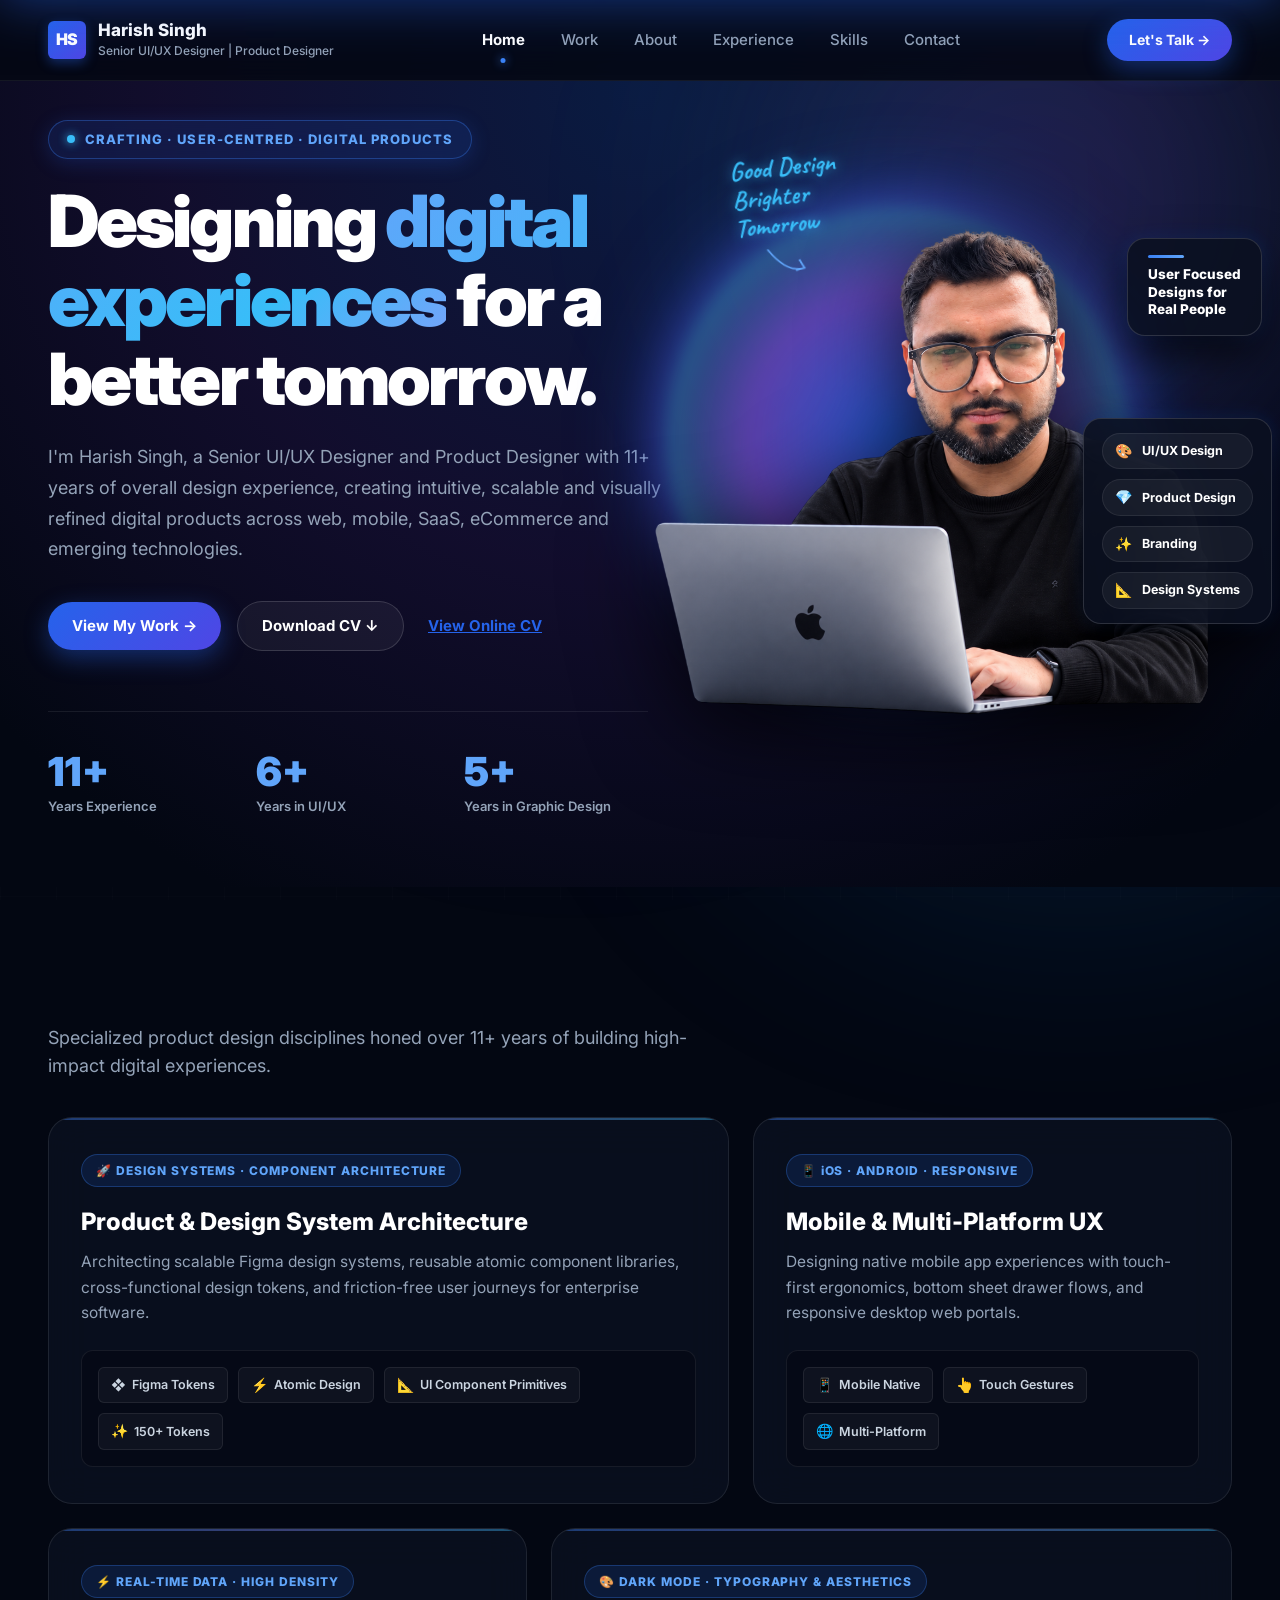
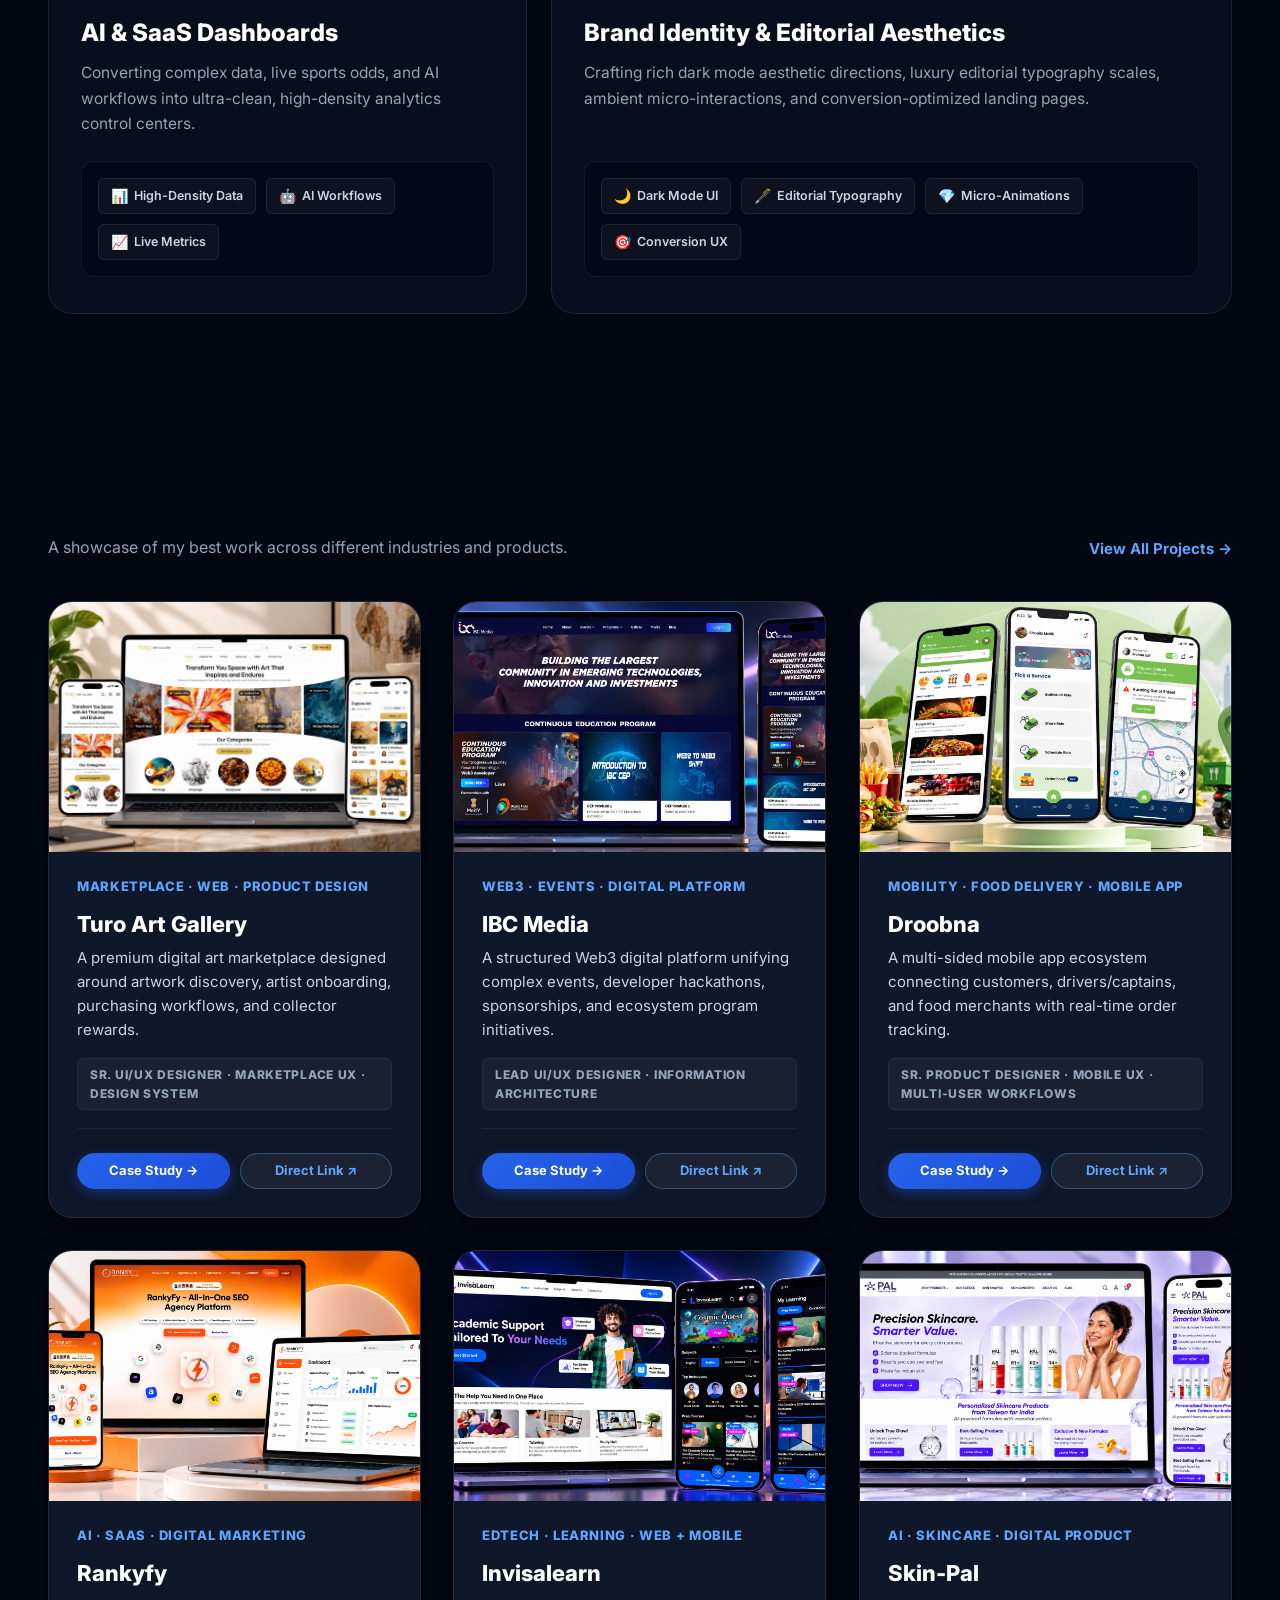
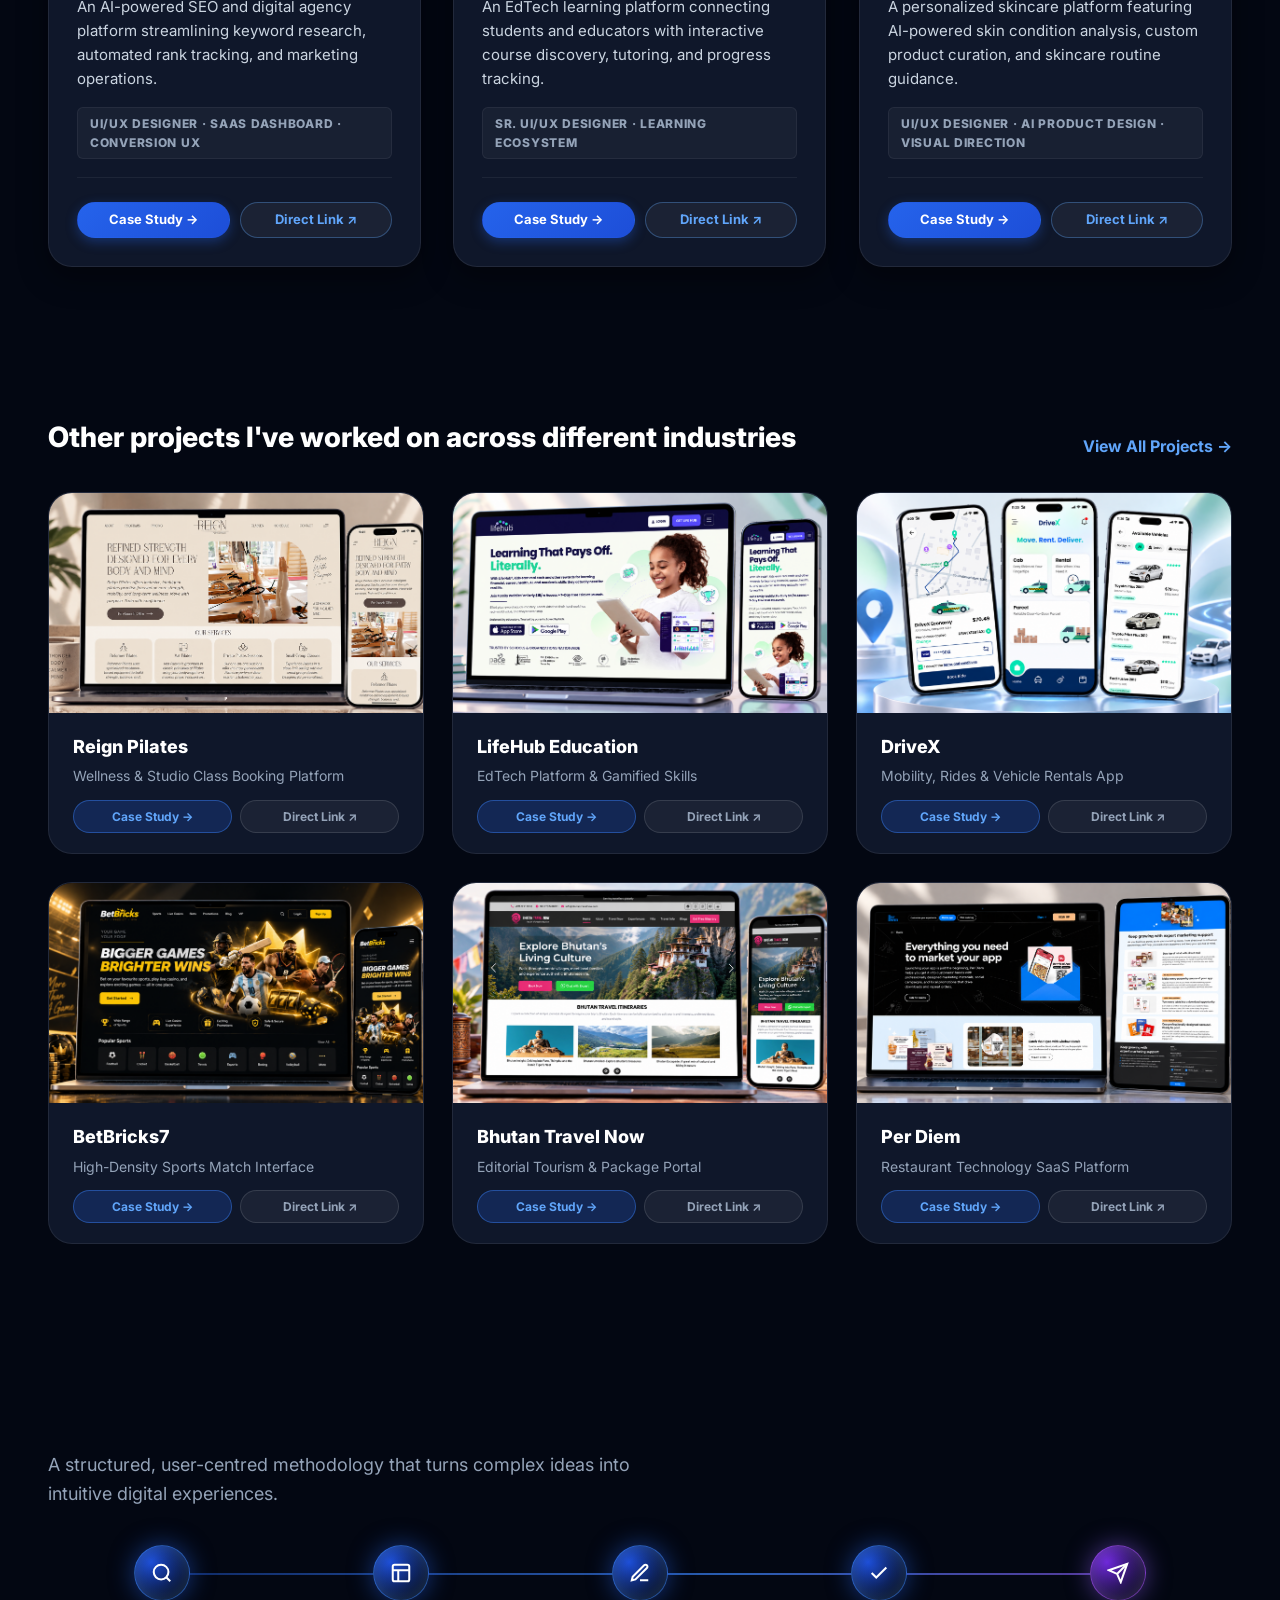
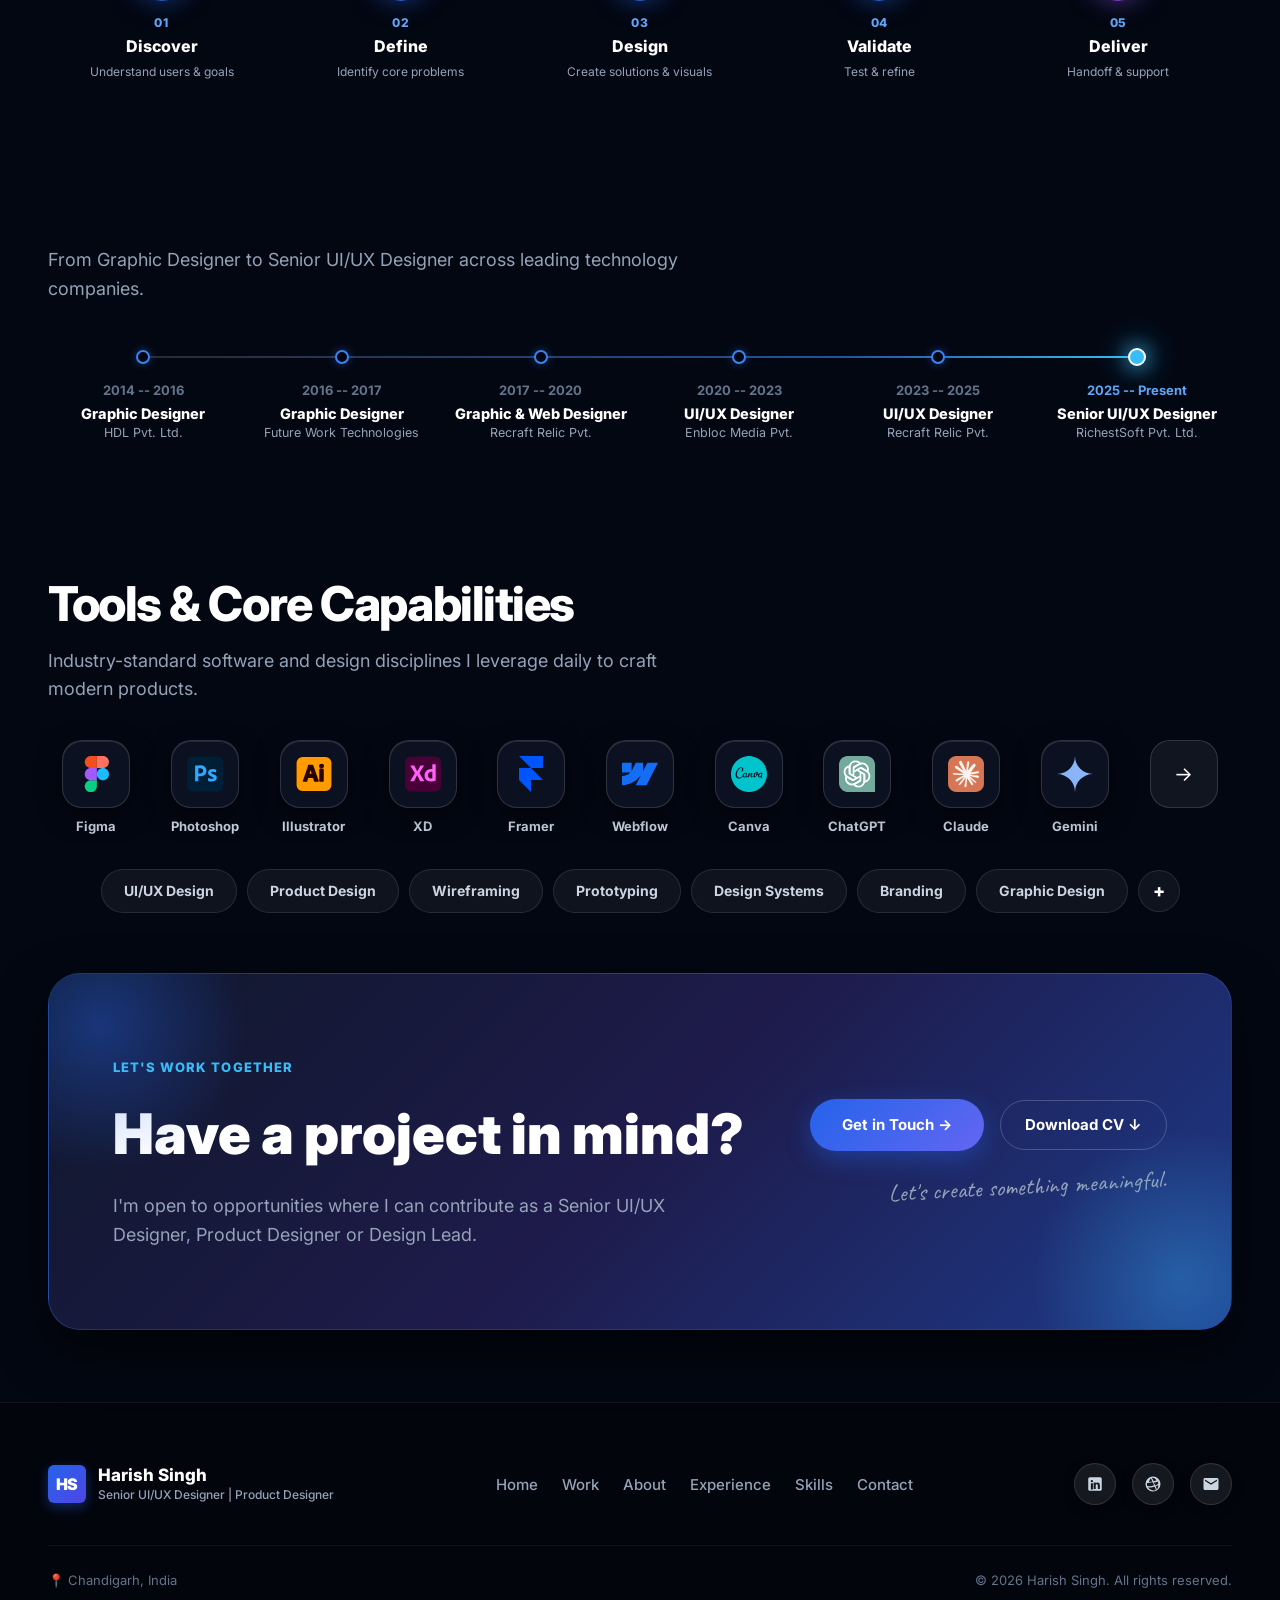
<file: index.html>
<!DOCTYPE html>
<html lang="en">
<head>
  <meta charset="UTF-8">
  <meta name="viewport" content="width=device-width, initial-scale=1.0">
  <title>Harish Singh — Senior UI/UX Designer | Product Designer</title>
  <meta name="description" content="Harish Singh is a Senior UI/UX and Product Designer with 11+ years of design experience, creating intuitive digital products across web, mobile, SaaS, eCommerce, AI and emerging technologies.">
  <meta name="author" content="Harish Singh">
  
  <!-- Open Graph / Social Metadata -->
  <meta property="og:type" content="website">
  <meta property="og:title" content="Harish Singh — Senior UI/UX Designer | Product Designer">
  <meta property="og:description" content="Designing digital experiences for a better tomorrow. 11+ Years Experience · 6 Years UI/UX · 5 Years Graphic Design.">
  <meta property="og:image" content="assets/images/portfolio_extracted_1.jpg">

  <!-- Google Fonts: Inter & Caveat -->
  <link rel="preconnect" href="https://fonts.googleapis.com">
  <link rel="preconnect" href="https://fonts.gstatic.com" crossorigin>
  <link href="https://fonts.googleapis.com/css2?family=Caveat:wght@600;700&family=Inter:wght@300;400;500;600;700;800;900&display=swap" rel="stylesheet">
  
  <!-- Stylesheet -->
  <link rel="stylesheet" href="styles.css">

  <!-- Favicon -->
  <link rel="icon" type="image/svg+xml" href="data:image/svg+xml,<svg xmlns='http://www.w3.org/2000/svg' viewBox='0 0 100 100'><rect width='100' height='100' rx='20' fill='%230B132B'/><text x='50%' y='68%' font-size='48' font-weight='900' fill='%232563EB' text-anchor='middle' font-family='sans-serif'>HS</text></svg>">
</head>
<body>
  <!-- Page Transition Curtain & Ambient Mesh Canvas -->
  <div class="page-transition-curtain" id="pageTransitionCurtain"></div>
  <div class="cursor-glow-orb" id="cursorGlowOrb"></div>
  <div class="tech-grid-overlay"></div>
  <div class="ambient-mesh-orb orb-1"></div>
  <div class="ambient-mesh-orb orb-2"></div>
  <div class="ambient-mesh-orb orb-3"></div>

  <!-- ==========================================
       GLOBAL STICKY NAVIGATION HEADER
       ========================================== -->
  <header class="site-header" id="siteHeader">
    <div class="container header-container">
      <a href="#" onclick="navigateTo('home', event)" class="site-logo">
        <div class="logo-monogram">HS</div>
        <div class="logo-text-group">
          <span class="logo-name">Harish Singh</span>
          <span class="logo-title">Senior UI/UX Designer | Product Designer</span>
        </div>
      </a>

      <nav>
        <ul class="nav-links">
          <li><a href="index.html" class="nav-link active">Home</a></li>
          <li><a href="work.html" class="nav-link">Work</a></li>
          <li><a href="about.html" class="nav-link">About</a></li>
          <li><a href="experience.html" class="nav-link">Experience</a></li>
          <li><a href="skills.html" class="nav-link">Skills</a></li>
          <li><a href="contact.html" class="nav-link">Contact</a></li>
        </ul>
      </nav>

      <div class="header-right">
        <a href="contact.html" class="btn btn-primary" style="padding: 10px 22px; font-size: 0.875rem;">
          Let's Talk →
        </a>
        <button class="menu-toggle" id="menuToggle" aria-label="Toggle Mobile Menu">
          <span></span>
          <span></span>
          <span></span>
        </button>
      </div>
    </div>

    <!-- Mobile Nav Overlay -->
    <div class="mobile-nav" id="mobileNav">
      <a href="index.html" class="mobile-nav-link">Home</a>
      <a href="work.html" class="mobile-nav-link">Work</a>
      <a href="about.html" class="mobile-nav-link">About</a>
      <a href="experience.html" class="mobile-nav-link">Experience</a>
      <a href="skills.html" class="mobile-nav-link">Skills</a>
      <a href="contact.html" class="mobile-nav-link">Contact</a>
      <button onclick="openModal('cvModal')" class="btn btn-secondary" style="margin-top: 10px;">View Curriculum Vitae</button>
      <a href="assets/Harish_Singh_UI_UX_designer_CV.pdf" target="_blank" rel="noopener noreferrer" download="Harish_Singh_UI_UX_designer_CV.pdf" class="btn btn-primary" style="margin-top: 6px;">Download CV PDF ↓</a>
    </div>
  </header>

  <main>

    <!-- ==========================================
         PAGE VIEW 1: HOME PAGE (GATEWAY)
         ========================================== -->
    <div class="page-view active" id="home">

      <!-- HERO SECTION -->
      <section class="hero-section">
        <div class="container hero-grid">
          <div class="hero-left">
            <div class="hero-badge-pill">
              <span class="badge-pulse-dot"></span>
              <span>CRAFTING · USER-CENTRED · DIGITAL PRODUCTS</span>
            </div>
            <h1 class="hero-headline">
              Designing <span class="highlight-text-creative">digital experiences</span> for a better tomorrow.
            </h1>
            <p class="hero-description">
              I'm Harish Singh, a Senior UI/UX Designer and Product Designer with 11+ years of overall design experience, creating intuitive, scalable and visually refined digital products across web, mobile, SaaS, eCommerce and emerging technologies.
            </p>

            <div class="hero-actions">
              <a href="#" onclick="navigateTo('work', event)" class="btn btn-primary">
                View My Work →
              </a>
              <a href="assets/Harish_Singh_UI_UX_designer_CV.pdf" target="_blank" rel="noopener noreferrer" download="Harish_Singh_UI_UX_designer_CV.pdf" class="btn btn-secondary">
                Download CV ↓
              </a>
              <button onclick="openModal('cvModal')" class="btn btn-secondary" style="border: none; background: transparent; color: var(--accent-blue); text-decoration: underline; padding: 0 8px;">
                View Online CV
              </button>
            </div>

            <!-- STATS BAR -->
            <div class="stats-bar">
              <div class="stat-item">
                <h3 class="stat-counter" data-count="11" data-suffix="+">0+</h3>
                <p>Years Experience</p>
              </div>
              <div class="stat-item">
                <h3 class="stat-counter" data-count="6" data-suffix="+">0+</h3>
                <p>Years in UI/UX</p>
              </div>
              <div class="stat-item">
                <h3 class="stat-counter" data-count="5" data-suffix="+">0+</h3>
                <p>Years in Graphic Design</p>
              </div>
            </div>
          </div>

          <!-- HERO RIGHT VISUAL WITH FLOATING CARDS & CUTOUT PORTRAIT -->
          <div class="hero-visual-wrapper">
            <!-- Glowing Blue Circular Aura -->
            <div class="hero-glow-circle"></div>

            <!-- Handwritten Annotation Arrow -->
            <div class="hero-annotation">
              <span class="annotation-text">Good Design<br>Brighter<br>Tomorrow</span>
              <svg width="45" height="35" viewBox="0 0 50 40" fill="none" stroke="currentColor" stroke-width="2" class="annotation-svg"><path d="M5 5 Q 25 35 45 30 M 35 32 L 45 30 L 40 20"/></svg>
            </div>

            <!-- Transparent Cutout Portrait Image (No Box Container) -->
            <img src="assets/images/harish_hero_portrait.png" alt="Harish Singh Senior UI/UX Designer" class="hero-portrait-cutout">
            
            <!-- Floating Card 1 (Top Right) -->
            <div class="floating-card fc-top-right">
              <div class="fc-accent-bar"></div>
              <h5>User Focused<br>Designs for<br>Real People</h5>
            </div>

            <!-- Floating Card 2 (Middle Right) -->
            <div class="floating-card fc-mid-right">
              <div class="fc-pill-item"><span class="fc-icon">🎨</span> UI/UX Design</div>
              <div class="fc-pill-item"><span class="fc-icon">💎</span> Product Design</div>
              <div class="fc-pill-item"><span class="fc-icon">✨</span> Branding</div>
              <div class="fc-pill-item"><span class="fc-icon">📐</span> Design Systems</div>
            </div>
          </div>
        </div>
      </section>

      <!-- CORE SPECIALIZATIONS SHOWCASE (BENTO LAYOUT) -->
      <section class="section" style="padding-top: 30px; padding-bottom: 50px;">
        <div class="container">
          <div class="section-header" style="margin-bottom: 32px;">
            <span class="section-eyebrow">CORE EXPERTISE</span>
            <h2 class="section-title">What I Bring to the Table</h2>
            <p class="section-subtitle" style="margin: 0;">Specialized product design disciplines honed over 11+ years of building high-impact digital experiences.</p>
          </div>

          <div class="bento-expertise-grid">
            <!-- BENTO CARD 1: PRODUCT & DESIGN SYSTEMS -->
            <div class="bento-card bento-card-large spotlight-card">
              <div>
                <span class="bento-tag-badge">🚀 DESIGN SYSTEMS · COMPONENT ARCHITECTURE</span>
                <h3 class="bento-card-title">Product & Design System Architecture</h3>
                <p class="bento-card-desc">Architecting scalable Figma design systems, reusable atomic component libraries, cross-functional design tokens, and friction-free user journeys for enterprise software.</p>
              </div>
              <div class="bento-widget-box">
                <span class="bento-pill-chip"><span class="bento-chip-icon">❖</span> Figma Tokens</span>
                <span class="bento-pill-chip"><span class="bento-chip-icon">⚡</span> Atomic Design</span>
                <span class="bento-pill-chip"><span class="bento-chip-icon">📐</span> UI Component Primitives</span>
                <span class="bento-pill-chip"><span class="bento-chip-icon">✨</span> 150+ Tokens</span>
              </div>
            </div>

            <!-- BENTO CARD 2: MOBILE & MULTI-PLATFORM -->
            <div class="bento-card bento-card-medium spotlight-card">
              <div>
                <span class="bento-tag-badge">📱 iOS · ANDROID · RESPONSIVE</span>
                <h3 class="bento-card-title">Mobile & Multi-Platform UX</h3>
                <p class="bento-card-desc">Designing native mobile app experiences with touch-first ergonomics, bottom sheet drawer flows, and responsive desktop web portals.</p>
              </div>
              <div class="bento-widget-box">
                <span class="bento-pill-chip"><span class="bento-chip-icon">📱</span> Mobile Native</span>
                <span class="bento-pill-chip"><span class="bento-chip-icon">👆</span> Touch Gestures</span>
                <span class="bento-pill-chip"><span class="bento-chip-icon">🌐</span> Multi-Platform</span>
              </div>
            </div>

            <!-- BENTO CARD 3: AI & SAAS CONTROL CENTERS -->
            <div class="bento-card bento-card-medium-2 spotlight-card">
              <div>
                <span class="bento-tag-badge">⚡ REAL-TIME DATA · HIGH DENSITY</span>
                <h3 class="bento-card-title">AI & SaaS Dashboards</h3>
                <p class="bento-card-desc">Converting complex data, live sports odds, and AI workflows into ultra-clean, high-density analytics control centers.</p>
              </div>
              <div class="bento-widget-box">
                <span class="bento-pill-chip"><span class="bento-chip-icon">📊</span> High-Density Data</span>
                <span class="bento-pill-chip"><span class="bento-chip-icon">🤖</span> AI Workflows</span>
                <span class="bento-pill-chip"><span class="bento-chip-icon">📈</span> Live Metrics</span>
              </div>
            </div>

            <!-- BENTO CARD 4: BRAND IDENTITY & EDITORIAL UI -->
            <div class="bento-card bento-card-large-2 spotlight-card">
              <div>
                <span class="bento-tag-badge">🎨 DARK MODE · TYPOGRAPHY & AESTHETICS</span>
                <h3 class="bento-card-title">Brand Identity & Editorial Aesthetics</h3>
                <p class="bento-card-desc">Crafting rich dark mode aesthetic directions, luxury editorial typography scales, ambient micro-interactions, and conversion-optimized landing pages.</p>
              </div>
              <div class="bento-widget-box">
                <span class="bento-pill-chip"><span class="bento-chip-icon">🌙</span> Dark Mode UI</span>
                <span class="bento-pill-chip"><span class="bento-chip-icon">🖋️</span> Editorial Typography</span>
                <span class="bento-pill-chip"><span class="bento-chip-icon">💎</span> Micro-Animations</span>
                <span class="bento-pill-chip"><span class="bento-chip-icon">🎯</span> Conversion UX</span>
              </div>
            </div>
          </div>
        </div>
      </section>

      <!-- SELECTED PROJECTS (EXACT 3x2 GRID MATCHING REFERENCE DESIGN) -->
      <section class="section" style="background-color: var(--bg-primary);">
        <div class="container">
          <div style="display: flex; flex-wrap: wrap; justify-content: space-between; align-items: flex-end; margin-bottom: 40px;">
            <div>
              <span class="section-eyebrow">FEATURED WORK</span>
              <h2 class="section-title" style="margin-bottom: 8px;">Selected Projects</h2>
              <p style="font-size: 1rem; color: var(--text-muted);">A showcase of my best work across different industries and products.</p>
            </div>
            <a href="#" onclick="navigateTo('work', event)" class="btn-link" style="font-size: 0.9375rem; font-weight: 700;">
              View All Projects →
            </a>
          </div>

          <div class="projects-grid-3x2">
            
            <!-- PROJECT 01: TURO ART GALLERY -->
            <article class="project-card-ref">
              <div class="card-media-box">
                <img src="assets/images/portfolio_extracted_1.jpg" alt="Turo Art Gallery UI Mockup" loading="lazy">
              </div>
              <div class="card-body-ref">
                <span class="card-category-ref">MARKETPLACE · WEB · PRODUCT DESIGN</span>
                <h3 class="card-title-ref">Turo Art Gallery</h3>
                <p class="card-desc-ref">A premium digital art marketplace designed around artwork discovery, artist onboarding, purchasing workflows, and collector rewards.</p>
                <div class="card-meta-line">SR. UI/UX DESIGNER · MARKETPLACE UX · DESIGN SYSTEM</div>
                
                <div class="card-footer-ref">
                  <div class="card-btn-group">
                    <a href="case-study.html?project=turo-art-gallery" class="btn-card-action btn-cs" aria-label="Case Study">
                      Case Study →
                    </a>
                    <a href="https://dev.indeedtraining.in:8021/" target="_blank" rel="noopener noreferrer" class="btn-card-action btn-live" aria-label="Direct Live Link">
                      Direct Link ↗
                    </a>
                  </div>
                </div>
              </div>
            </article>

            <!-- PROJECT 02: IBC MEDIA -->
            <article class="project-card-ref">
              <div class="card-media-box">
                <img src="assets/images/ibc_media_banner.png" alt="IBC Media Web3 Mockup" loading="lazy">
              </div>
              <div class="card-body-ref">
                <span class="card-category-ref">WEB3 · EVENTS · DIGITAL PLATFORM</span>
                <h3 class="card-title-ref">IBC Media</h3>
                <p class="card-desc-ref">A structured Web3 digital platform unifying complex events, developer hackathons, sponsorships, and ecosystem program initiatives.</p>
                <div class="card-meta-line">LEAD UI/UX DESIGNER · INFORMATION ARCHITECTURE</div>
                
                <div class="card-footer-ref">
                  <div class="card-btn-group">
                    <a href="case-study.html?project=ibc-media" class="btn-card-action btn-cs" aria-label="Case Study">
                      Case Study →
                    </a>
                    <a href="https://ibc.media/" target="_blank" rel="noopener noreferrer" class="btn-card-action btn-live" aria-label="Direct Live Link">
                      Direct Link ↗
                    </a>
                  </div>
                </div>
              </div>
            </article>

            <!-- PROJECT 03: DROOBNA -->
            <article class="project-card-ref">
              <div class="card-media-box">
                <img src="assets/images/droobna_app.jpg" alt="Droobna Mobility App UI" loading="lazy">
              </div>
              <div class="card-body-ref">
                <span class="card-category-ref">MOBILITY · FOOD DELIVERY · MOBILE APP</span>
                <h3 class="card-title-ref">Droobna</h3>
                <p class="card-desc-ref">A multi-sided mobile app ecosystem connecting customers, drivers/captains, and food merchants with real-time order tracking.</p>
                <div class="card-meta-line">SR. PRODUCT DESIGNER · MOBILE UX · MULTI-USER WORKFLOWS</div>
                
                <div class="card-footer-ref">
                  <div class="card-btn-group">
                    <a href="case-study.html?project=droobna" class="btn-card-action btn-cs" aria-label="Case Study">
                      Case Study →
                    </a>
                    <a href="https://play.google.com/store/search?q=droobna&c=apps&hl=en_IN" target="_blank" rel="noopener noreferrer" class="btn-card-action btn-live" aria-label="Direct Live Link">
                      Direct Link ↗
                    </a>
                  </div>
                </div>
              </div>
            </article>

            <!-- PROJECT 04: RANKYFY -->
            <article class="project-card-ref">
              <div class="card-media-box">
                <img src="assets/images/rankyfy_banner.png" alt="Rankyfy AI SEO Dashboard" loading="lazy">
              </div>
              <div class="card-body-ref">
                <span class="card-category-ref">AI · SAAS · DIGITAL MARKETING</span>
                <h3 class="card-title-ref">Rankyfy</h3>
                <p class="card-desc-ref">An AI-powered SEO and digital agency platform streamlining keyword research, automated rank tracking, and marketing operations.</p>
                <div class="card-meta-line">UI/UX DESIGNER · SAAS DASHBOARD · CONVERSION UX</div>
                
                <div class="card-footer-ref">
                  <div class="card-btn-group">
                    <a href="case-study.html?project=rankyfy" class="btn-card-action btn-cs" aria-label="Case Study">
                      Case Study →
                    </a>
                    <a href="https://rankyfy.com/" target="_blank" rel="noopener noreferrer" class="btn-card-action btn-live" aria-label="Direct Live Link">
                      Direct Link ↗
                    </a>
                  </div>
                </div>
              </div>
            </article>

            <!-- PROJECT 05: INVISALEARN -->
            <article class="project-card-ref">
              <div class="card-media-box">
                <img src="assets/images/invisalearn_banner.png" alt="Invisalearn EdTech Platform" loading="lazy">
              </div>
              <div class="card-body-ref">
                <span class="card-category-ref">EDTECH · LEARNING · WEB + MOBILE</span>
                <h3 class="card-title-ref">Invisalearn</h3>
                <p class="card-desc-ref">An EdTech learning platform connecting students and educators with interactive course discovery, tutoring, and progress tracking.</p>
                <div class="card-meta-line">SR. UI/UX DESIGNER · LEARNING ECOSYSTEM</div>
                
                <div class="card-footer-ref">
                  <div class="card-btn-group">
                    <a href="case-study.html?project=invisalearn" class="btn-card-action btn-cs" aria-label="Case Study">
                      Case Study →
                    </a>
                    <a href="https://www.invisalearn.com/" target="_blank" rel="noopener noreferrer" class="btn-card-action btn-live" aria-label="Direct Live Link">
                      Direct Link ↗
                    </a>
                  </div>
                </div>
              </div>
            </article>

            <!-- PROJECT 06: SKIN-PAL -->
            <article class="project-card-ref">
              <div class="card-media-box">
                <img src="assets/images/skin_pal_banner.png" alt="Skin-Pal AI Skincare Platform" loading="lazy">
              </div>
              <div class="card-body-ref">
                <span class="card-category-ref">AI · SKINCARE · DIGITAL PRODUCT</span>
                <h3 class="card-title-ref">Skin-Pal</h3>
                <p class="card-desc-ref">A personalized skincare platform featuring AI-powered skin condition analysis, custom product curation, and skincare routine guidance.</p>
                <div class="card-meta-line">UI/UX DESIGNER · AI PRODUCT DESIGN · VISUAL DIRECTION</div>
                
                <div class="card-footer-ref">
                  <div class="card-btn-group">
                    <a href="case-study.html?project=skin-pal" class="btn-card-action btn-cs" aria-label="Case Study">
                      Case Study →
                    </a>
                    <a href="https://skin-pal.in/" target="_blank" rel="noopener noreferrer" class="btn-card-action btn-live" aria-label="Direct Live Link">
                      Direct Link ↗
                    </a>
                  </div>
                </div>
              </div>
            </article>

          </div>
        </div>
      </section>

      <!-- MORE PROJECTS -->
      <section class="section" style="padding-top: 40px; padding-bottom: 60px;">
        <div class="container">
          <div style="display: flex; flex-wrap: wrap; justify-content: space-between; align-items: flex-end; margin-bottom: 32px;">
            <div>
              <span class="section-eyebrow">MORE PROJECTS</span>
              <h3 style="font-size: 1.75rem; font-weight: 800; color: var(--text-heading);">Other projects I've worked on across different industries</h3>
            </div>
            <a href="work.html" class="btn-link">View All Projects →</a>
          </div>

          <div class="more-projects-grid">
            <div class="compact-card">
              <div class="compact-img-box"><img src="assets/images/reign_studio_banner.png" alt="Reign Pilates"></div>
              <div class="compact-card-body">
                <h4>Reign Pilates</h4>
                <p>Wellness & Studio Class Booking Platform</p>
                <div class="compact-btn-group">
                  <a href="case-study.html?project=reign-pilates" class="btn-compact btn-cs">Case Study →</a>
                  <a href="https://reignpilates.com/" target="_blank" rel="noopener noreferrer" class="btn-compact btn-live">Direct Link ↗</a>
                </div>
              </div>
            </div>
            <div class="compact-card">
              <div class="compact-img-box"><img src="assets/images/lifehub_banner.png" alt="LifeHub Education"></div>
              <div class="compact-card-body">
                <h4>LifeHub Education</h4>
                <p>EdTech Platform & Gamified Skills</p>
                <div class="compact-btn-group">
                  <a href="case-study.html?project=lifehub-education" class="btn-compact btn-cs">Case Study →</a>
                  <a href="https://www.lifehubeducation.com/" target="_blank" rel="noopener noreferrer" class="btn-compact btn-live">Direct Link ↗</a>
                </div>
              </div>
            </div>
            <div class="compact-card">
              <div class="compact-img-box"><img src="assets/images/drivex_banner.png" alt="DriveX"></div>
              <div class="compact-card-body">
                <h4>DriveX</h4>
                <p>Mobility, Rides & Vehicle Rentals App</p>
                <div class="compact-btn-group">
                  <a href="case-study.html?project=drivex" class="btn-compact btn-cs">Case Study →</a>
                  <a href="https://drivex.in/" target="_blank" rel="noopener noreferrer" class="btn-compact btn-live">Direct Link ↗</a>
                </div>
              </div>
            </div>
            <div class="compact-card">
              <div class="compact-img-box"><img src="assets/images/betbricks7_banner.png" alt="BetBricks7"></div>
              <div class="compact-card-body">
                <h4>BetBricks7</h4>
                <p>High-Density Sports Match Interface</p>
                <div class="compact-btn-group">
                  <a href="case-study.html?project=betbricks7" class="btn-compact btn-cs">Case Study →</a>
                  <a href="https://betbricks7.com/" target="_blank" rel="noopener noreferrer" class="btn-compact btn-live">Direct Link ↗</a>
                </div>
              </div>
            </div>
            <div class="compact-card">
              <div class="compact-img-box"><img src="assets/images/bhutan_banner.png" alt="Bhutan Travel Now"></div>
              <div class="compact-card-body">
                <h4>Bhutan Travel Now</h4>
                <p>Editorial Tourism & Package Portal</p>
                <div class="compact-btn-group">
                  <a href="case-study.html?project=bhutan-travel-now" class="btn-compact btn-cs">Case Study →</a>
                  <a href="https://bhutantravelnow.com/" target="_blank" rel="noopener noreferrer" class="btn-compact btn-live">Direct Link ↗</a>
                </div>
              </div>
            </div>
            <div class="compact-card">
              <div class="compact-img-box"><img src="assets/images/perdiem_banner.png" alt="Per Diem"></div>
              <div class="compact-card-body">
                <h4>Per Diem</h4>
                <p>Restaurant Technology SaaS Platform</p>
                <div class="compact-btn-group">
                  <a href="case-study.html?project=per-diem" class="btn-compact btn-cs">Case Study →</a>
                  <a href="https://perdiem.ai/" target="_blank" rel="noopener noreferrer" class="btn-compact btn-live">Direct Link ↗</a>
                </div>
              </div>
            </div>
          </div>
        </div>
      </section>
      <!-- MY DESIGN PROCESS -->
      <!-- RECREATED 3-SECTION SHOWCASE (MATCHING USER REFERENCE LAYOUT) -->
      <section class="section" style="padding-top: 40px; padding-bottom: 60px;">
        <div class="container">
          
          <!-- SECTION 1: 5-STEP PROCESS TIMELINE -->
          <div class="section-header" style="margin-bottom: 36px;">
            <span class="section-eyebrow">MY DESIGN PROCESS</span>
            <h2 class="section-title">How I Create Impactful Products</h2>
            <p class="section-subtitle" style="margin: 0;">A structured, user-centred methodology that turns complex ideas into intuitive digital experiences.</p>
          </div>

          <div class="process-showcase-container">
            <div class="process-steps-track">
              <!-- STEP 01 -->
              <div class="process-node-box">
                <div class="process-node-circle">
                  <svg width="22" height="22" viewBox="0 0 24 24" fill="none" stroke="currentColor" stroke-width="2.2"><circle cx="11" cy="11" r="8"/><path d="m21 21-4.35-4.35"/></svg>
                </div>
                <span class="process-node-num">01</span>
                <h4 class="process-node-name">Discover</h4>
                <p class="process-node-sub">Understand users & goals</p>
              </div>

              <!-- STEP 02 -->
              <div class="process-node-box">
                <div class="process-node-circle">
                  <svg width="22" height="22" viewBox="0 0 24 24" fill="none" stroke="currentColor" stroke-width="2.2"><rect width="18" height="18" x="3" y="3" rx="2"/><path d="M3 9h18M9 21V9"/></svg>
                </div>
                <span class="process-node-num">02</span>
                <h4 class="process-node-name">Define</h4>
                <p class="process-node-sub">Identify core problems</p>
              </div>

              <!-- STEP 03 -->
              <div class="process-node-box">
                <div class="process-node-circle">
                  <svg width="22" height="22" viewBox="0 0 24 24" fill="none" stroke="currentColor" stroke-width="2.2"><path d="M12 20h9M16.5 3.5a2.121 2.121 0 0 1 3 3L7 19l-4 1 1-4L16.5 3.5z"/></svg>
                </div>
                <span class="process-node-num">03</span>
                <h4 class="process-node-name">Design</h4>
                <p class="process-node-sub">Create solutions & visuals</p>
              </div>

              <!-- STEP 04 -->
              <div class="process-node-box">
                <div class="process-node-circle">
                  <svg width="22" height="22" viewBox="0 0 24 24" fill="none" stroke="currentColor" stroke-width="2.2"><polyline points="20 6 9 17 4 12"/></svg>
                </div>
                <span class="process-node-num">04</span>
                <h4 class="process-node-name">Validate</h4>
                <p class="process-node-sub">Test & refine</p>
              </div>

              <!-- STEP 05 -->
              <div class="process-node-box">
                <div class="process-node-circle process-node-circle-last">
                  <svg width="22" height="22" viewBox="0 0 24 24" fill="none" stroke="currentColor" stroke-width="2.2"><line x1="22" y1="2" x2="11" y2="13"/><polygon points="22 2 15 22 11 13 2 9 22 2"/></svg>
                </div>
                <span class="process-node-num">05</span>
                <h4 class="process-node-name">Deliver</h4>
                <p class="process-node-sub">Handoff & support</p>
              </div>
            </div>
          </div>

          <!-- SECTION 2: WORK EXPERIENCE HORIZONTAL TIMELINE -->
          <div class="section-header" style="margin-top: 60px; margin-bottom: 36px;">
            <span class="section-eyebrow">CAREER JOURNEY</span>
            <h2 class="section-title">11+ Years of Professional Growth</h2>
            <p class="section-subtitle" style="margin: 0;">From Graphic Designer to Senior UI/UX Designer across leading technology companies.</p>
          </div>

          <div class="career-horizontal-wrapper">
            <div class="career-track-line"></div>
            <div class="career-grid-layout">
              
              <!-- NODE 1 -->
              <div class="career-step-item">
                <div class="career-node-dot"></div>
                <span class="career-period">2014 -- 2016</span>
                <h5 class="career-title-label">Graphic Designer</h5>
                <span class="career-sub-company">HDL Pvt. Ltd.</span>
              </div>

              <!-- NODE 2 -->
              <div class="career-step-item">
                <div class="career-node-dot"></div>
                <span class="career-period">2016 -- 2017</span>
                <h5 class="career-title-label">Graphic Designer</h5>
                <span class="career-sub-company">Future Work Technologies</span>
              </div>

              <!-- NODE 3 -->
              <div class="career-step-item">
                <div class="career-node-dot"></div>
                <span class="career-period">2017 -- 2020</span>
                <h5 class="career-title-label">Graphic & Web Designer</h5>
                <span class="career-sub-company">Recraft Relic Pvt.</span>
              </div>

              <!-- NODE 4 -->
              <div class="career-step-item">
                <div class="career-node-dot"></div>
                <span class="career-period">2020 -- 2023</span>
                <h5 class="career-title-label">UI/UX Designer</h5>
                <span class="career-sub-company">Enbloc Media Pvt.</span>
              </div>

              <!-- NODE 5 -->
              <div class="career-step-item">
                <div class="career-node-dot"></div>
                <span class="career-period">2023 -- 2025</span>
                <h5 class="career-title-label">UI/UX Designer</h5>
                <span class="career-sub-company">Recraft Relic Pvt.</span>
              </div>

              <!-- NODE 6 (ACTIVE) -->
              <div class="career-step-item active-step">
                <div class="career-node-dot"></div>
                <span class="career-period">2025 -- Present</span>
                <h5 class="career-title-label">Senior UI/UX Designer</h5>
                <span class="career-sub-company">RichestSoft Pvt. Ltd.</span>
              </div>

            </div>
          </div>

          <!-- SECTION 3: SQUIRCLE APP TILES SHOWCASE & SKILL PILLS -->
          <div class="section-header" style="margin-top: 60px; margin-bottom: 36px;">
            <span class="section-eyebrow">SKILLS & SOFTWARE TOOLS</span>
            <h2 class="section-title">Tools & Core Capabilities</h2>
            <p class="section-subtitle" style="margin: 0;">Industry-standard software and design disciplines I leverage daily to craft modern products.</p>
          </div>

          <div class="tools-squircle-section">
            <div class="tools-squircles-row">
              <!-- FIGMA -->
              <div class="squircle-tool-item">
                <div class="squircle-box-icon">
                  <img src="assets/icons/figma.svg" alt="Figma logo">
                </div>
                <span class="squircle-label">Figma</span>
              </div>

              <!-- PHOTOSHOP -->
              <div class="squircle-tool-item">
                <div class="squircle-box-icon">
                  <img src="assets/icons/photoshop.svg" alt="Photoshop logo">
                </div>
                <span class="squircle-label">Photoshop</span>
              </div>

              <!-- ILLUSTRATOR -->
              <div class="squircle-tool-item">
                <div class="squircle-box-icon">
                  <img src="assets/icons/illustrator.svg" alt="Illustrator logo">
                </div>
                <span class="squircle-label">Illustrator</span>
              </div>

              <!-- ADOBE XD -->
              <div class="squircle-tool-item">
                <div class="squircle-box-icon">
                  <img src="assets/icons/adobexd.svg" alt="Adobe XD logo">
                </div>
                <span class="squircle-label">XD</span>
              </div>

              <!-- FRAMER -->
              <div class="squircle-tool-item">
                <div class="squircle-box-icon">
                  <img src="assets/icons/framer.svg" alt="Framer logo">
                </div>
                <span class="squircle-label">Framer</span>
              </div>

              <!-- WEBFLOW -->
              <div class="squircle-tool-item">
                <div class="squircle-box-icon">
                  <img src="assets/icons/webflow.svg" alt="Webflow logo">
                </div>
                <span class="squircle-label">Webflow</span>
              </div>

              <!-- CANVA -->
              <div class="squircle-tool-item">
                <div class="squircle-box-icon">
                  <img src="assets/icons/canva.svg" alt="Canva logo">
                </div>
                <span class="squircle-label">Canva</span>
              </div>

              <!-- CHATGPT -->
              <div class="squircle-tool-item">
                <div class="squircle-box-icon">
                  <img src="assets/icons/chatgpt.svg" alt="ChatGPT logo">
                </div>
                <span class="squircle-label">ChatGPT</span>
              </div>

              <!-- CLAUDE -->
              <div class="squircle-tool-item">
                <div class="squircle-box-icon">
                  <img src="assets/icons/claude.svg" alt="Claude logo">
                </div>
                <span class="squircle-label">Claude</span>
              </div>

              <!-- GEMINI -->
              <div class="squircle-tool-item">
                <div class="squircle-box-icon">
                  <img src="assets/icons/gemini.svg" alt="Gemini logo">
                </div>
                <span class="squircle-label">Gemini</span>
              </div>

              <!-- ARROW TILE -->
              <div class="squircle-tool-item" onclick="navigateTo('skills')">
                <div class="squircle-arrow-btn">→</div>
              </div>
            </div>

            <!-- SKILL CAPABILITY PILLS ROW -->
            <div class="skills-pill-track">
              <span class="pill-skill-badge">UI/UX Design</span>
              <span class="pill-skill-badge">Product Design</span>
              <span class="pill-skill-badge">Wireframing</span>
              <span class="pill-skill-badge">Prototyping</span>
              <span class="pill-skill-badge">Design Systems</span>
              <span class="pill-skill-badge">Branding</span>
              <span class="pill-skill-badge">Graphic Design</span>
              <div class="pill-plus-btn">+</div>
            </div>
          </div>

        </div>
      </section>

      <!-- GLOBAL CTA BANNER ("LET'S WORK TOGETHER") -->
      <section class="section" style="padding-top: 0;">
        <div class="container">
          <div class="cta-banner-dark">
            <div class="cta-banner-content">
              <span class="section-eyebrow" style="color: #38BDF8;">LET'S WORK TOGETHER</span>
              <h2>Have a project in mind?</h2>
              <p>I'm open to opportunities where I can contribute as a Senior UI/UX Designer, Product Designer or Design Lead.</p>
            </div>

            <div style="display: flex; flex-direction: column; align-items: flex-end; gap: 16px;">
              <div class="cta-banner-actions">
                <a href="#" onclick="navigateTo('contact', event)" class="btn btn-accent" style="padding: 14px 32px;">
                  Get in Touch →
                </a>
                <a href="assets/Harish_Singh_UI_UX_designer_CV.pdf" target="_blank" rel="noopener noreferrer" download="Harish_Singh_UI_UX_designer_CV.pdf" class="btn btn-secondary" style="background: transparent; color: white; border-color: rgba(255,255,255,0.2);">
                  Download CV ↓
                </a>
              </div>
              <div style="font-family: var(--font-handwriting); font-size: 1.5rem; color: #94A3B8; transform: rotate(-3deg);">
                Let's create something meaningful.
              </div>
            </div>
          </div>
        </div>
      </section>

    </div>

    <!-- ==========================================
         PAGE VIEW 2: WORK ARCHIVE (/work)
         ========================================== -->
    <div class="page-view" id="work">
      <section class="section" style="padding-top: 60px;">
        <div class="container">
          <span class="section-eyebrow">COMPLETE ARCHIVE</span>
          <h1 class="section-title">Selected Work</h1>
          <p class="section-subtitle">12 projects. Multiple industries. One design approach.</p>

          <!-- CATEGORY FILTER BAR -->
          <div class="filter-bar">
            <button class="filter-btn active" data-filter="all">All</button>
            <button class="filter-btn" data-filter="uiux">UI/UX</button>
            <button class="filter-btn" data-filter="mobile">Mobile</button>
            <button class="filter-btn" data-filter="web">Web</button>
            <button class="filter-btn" data-filter="saas">SaaS</button>
            <button class="filter-btn" data-filter="ai">AI</button>
            <button class="filter-btn" data-filter="web3">Web3</button>
          </div>

          <!-- ALL 12 PROJECTS GRID -->
          <div class="projects-grid-3x2" id="archiveGrid">
            
            <article class="project-card-ref archive-card" data-category="uiux web marketplace">
              <div class="card-media-box"><img src="assets/images/portfolio_extracted_1.jpg" alt="Turo Art Gallery"></div>
              <div class="card-body-ref">
                <span class="card-num-ref">01</span>
                <h3 class="card-title-ref">Turo Art Gallery</h3>
                <span class="card-category-ref">Art Marketplace Platform</span>
                <p class="card-desc-ref">Marketplace experience for discovering and purchasing artwork with artist onboarding and rewards.</p>
                <div class="card-footer-ref">
                  <span class="tag-badge">Marketplace</span>
                  <button onclick="openCaseStudy('turo')" class="btn-circle">→</button>
                </div>
              </div>
            </article>

            <article class="project-card-ref archive-card" data-category="uiux web web3">
              <div class="card-media-box"><img src="assets/images/ibc_media_banner.png" alt="IBC Media"></div>
              <div class="card-body-ref">
                <span class="card-num-ref">02</span>
                <h3 class="card-title-ref">IBC Media</h3>
                <span class="card-category-ref">Web3 & Blockchain Platform</span>
                <p class="card-desc-ref">Digital platform for blockchain events, education, hackathons and ecosystem initiatives.</p>
                <div class="card-footer-ref">
                  <span class="tag-badge">Web3</span>
                  <button onclick="openCaseStudy('ibc')" class="btn-circle">→</button>
                </div>
              </div>
            </article>

            <article class="project-card-ref archive-card" data-category="uiux mobile">
              <div class="card-media-box"><img src="assets/images/droobna_app.jpg" alt="Droobna"></div>
              <div class="card-body-ref">
                <span class="card-num-ref">03</span>
                <h3 class="card-title-ref">Droobna</h3>
                <span class="card-category-ref">Mobility & Food Delivery Platform</span>
                <p class="card-desc-ref">Multi-service platform covering ride booking, food delivery and merchant experiences.</p>
                <div class="card-footer-ref">
                  <span class="tag-badge">Mobile</span>
                  <button onclick="openCaseStudy('droobna')" class="btn-circle">→</button>
                </div>
              </div>
            </article>

            <article class="project-card-ref archive-card" data-category="uiux saas ai">
              <div class="card-media-box"><img src="assets/images/rankyfy_banner.png" alt="Rankyfy"></div>
              <div class="card-body-ref">
                <span class="card-num-ref">04</span>
                <h3 class="card-title-ref">Rankyfy</h3>
                <span class="card-category-ref">AI-Powered SEO Platform</span>
                <p class="card-desc-ref">All-in-one SEO and agency management platform for businesses and digital agencies.</p>
                <div class="card-footer-ref">
                  <span class="tag-badge">AI / SaaS</span>
                  <button onclick="openCaseStudy('rankyfy')" class="btn-circle">→</button>
                </div>
              </div>
            </article>

            <article class="project-card-ref archive-card" data-category="uiux web mobile">
              <div class="card-media-box"><img src="assets/images/invisalearn_banner.png" alt="Invisalearn"></div>
              <div class="card-body-ref">
                <span class="card-num-ref">05</span>
                <h3 class="card-title-ref">Invisalearn</h3>
                <span class="card-category-ref">EdTech & Online Learning</span>
                <p class="card-desc-ref">Web and mobile learning platform connecting students and educators through courses.</p>
                <div class="card-footer-ref">
                  <span class="tag-badge">EdTech</span>
                  <button onclick="openCaseStudy('invisalearn')" class="btn-circle">→</button>
                </div>
              </div>
            </article>

            <article class="project-card-ref archive-card" data-category="uiux mobile ai">
              <div class="card-media-box"><img src="assets/images/skin_pal_banner.png" alt="Skin-Pal"></div>
              <div class="card-body-ref">
                <span class="card-num-ref">06</span>
                <h3 class="card-title-ref">Skin-Pal</h3>
                <span class="card-category-ref">AI Skincare Platform</span>
                <p class="card-desc-ref">Personalized skincare recommendations with AI-powered analysis and suggestions.</p>
                <div class="card-footer-ref">
                  <span class="tag-badge">AI</span>
                  <button onclick="openCaseStudy('skin-pal')" class="btn-circle">→</button>
                </div>
              </div>
            </article>

            <article class="project-card-ref archive-card" data-category="web">
              <div class="card-media-box"><img src="assets/images/reign_studio_banner.png" alt="Reign Pilates"></div>
              <div class="card-body-ref">
                <span class="card-num-ref">07</span>
                <h3 class="card-title-ref">Reign Pilates</h3>
                <span class="card-category-ref">Wellness Studio Website</span>
                <p class="card-desc-ref">Digital identity and booking experience for a luxury wellness studio.</p>
                <div class="card-footer-ref">
                  <span class="tag-badge">Web</span>
                  <button onclick="openCaseStudy('reign-pilates')" class="btn-circle">→</button>
                </div>
              </div>
            </article>

            <article class="project-card-ref archive-card" data-category="web mobile">
              <div class="card-media-box"><img src="assets/images/lifehub_banner.png" alt="LifeHub Education"></div>
              <div class="card-body-ref">
                <span class="card-num-ref">08</span>
                <h3 class="card-title-ref">LifeHub Education</h3>
                <span class="card-category-ref">Learn & Earn Platform</span>
                <p class="card-desc-ref">Educational platform combining learning, real-world skills and reward experiences.</p>
                <div class="card-footer-ref">
                  <span class="tag-badge">EdTech</span>
                  <button onclick="openCaseStudy('lifehub-education')" class="btn-circle">→</button>
                </div>
              </div>
            </article>

            <article class="project-card-ref archive-card" data-category="mobile">
              <div class="card-media-box"><img src="assets/images/drivex_banner.png" alt="DriveX"></div>
              <div class="card-body-ref">
                <span class="card-num-ref">09</span>
                <h3 class="card-title-ref">DriveX</h3>
                <span class="card-category-ref">Mobility & Delivery App</span>
                <p class="card-desc-ref">Multi-service app covering ride booking, parcel delivery and vehicle rentals.</p>
                <div class="card-footer-ref">
                  <span class="tag-badge">Mobile</span>
                  <button onclick="openCaseStudy('drivex')" class="btn-circle">→</button>
                </div>
              </div>
            </article>

            <article class="project-card-ref archive-card" data-category="web">
              <div class="card-media-box"><img src="assets/images/betbricks7_banner.png" alt="BetBricks7"></div>
              <div class="card-body-ref">
                <span class="card-num-ref">10</span>
                <h3 class="card-title-ref">BetBricks7</h3>
                <span class="card-category-ref">Online Sports Betting Platform</span>
                <p class="card-desc-ref">High-density live match statistics, real-time odds tracking, and quick bet slip UI.</p>
                <div class="card-footer-ref">
                  <span class="tag-badge">Web</span>
                  <button onclick="openCaseStudy('betbricks7')" class="btn-circle">→</button>
                </div>
              </div>
            </article>

            <article class="project-card-ref archive-card" data-category="web">
              <div class="card-media-box"><img src="assets/images/bhutan_banner.png" alt="Bhutan Travel Now"></div>
              <div class="card-body-ref">
                <span class="card-num-ref">11</span>
                <h3 class="card-title-ref">Bhutan Travel Now</h3>
                <span class="card-category-ref">Travel & Tour Platform</span>
                <p class="card-desc-ref">Conversion-focused tourism portal showcasing tour packages and cultural guides.</p>
                <div class="card-footer-ref">
                  <span class="tag-badge">Web</span>
                  <button onclick="openCaseStudy('bhutan-travel-now')" class="btn-circle">→</button>
                </div>
              </div>
            </article>

            <article class="project-card-ref archive-card" data-category="web saas">
              <div class="card-media-box"><img src="assets/images/perdiem_banner.png" alt="Per Diem"></div>
              <div class="card-body-ref">
                <span class="card-num-ref">12</span>
                <h3 class="card-title-ref">Per Diem</h3>
                <span class="card-category-ref">Restaurant Technology Platform</span>
                <p class="card-desc-ref">White-label digital ordering platform and recurring loyalty subscription system.</p>
                <div class="card-footer-ref">
                  <span class="tag-badge">SaaS</span>
                  <button onclick="openCaseStudy('per-diem')" class="btn-circle">→</button>
                </div>
              </div>
            </article>

          </div>
        </div>
      </section>

      <!-- GLOBAL CTA BANNER ("LET'S WORK TOGETHER") -->
      <section class="section" style="padding-top: 0;">
        <div class="container">
          <div class="cta-banner-dark">
            <div class="cta-banner-content">
              <span class="section-eyebrow" style="color: #38BDF8;">LET'S WORK TOGETHER</span>
              <h2>Have a project in mind?</h2>
              <p>I'm open to opportunities where I can contribute as a Senior UI/UX Designer, Product Designer or Design Lead.</p>
            </div>

            <div style="display: flex; flex-direction: column; align-items: flex-end; gap: 16px;">
              <div class="cta-banner-actions">
                <a href="#" onclick="navigateTo('contact', event)" class="btn btn-accent" style="padding: 14px 32px;">
                  Get in Touch →
                </a>
                <a href="assets/Harish_Singh_UI_UX_designer_CV.pdf" target="_blank" rel="noopener noreferrer" download="Harish_Singh_UI_UX_designer_CV.pdf" class="btn btn-secondary" style="background: transparent; color: white; border-color: rgba(255,255,255,0.2);">
                  Download CV ↓
                </a>
              </div>
              <div style="font-family: var(--font-handwriting); font-size: 1.5rem; color: #94A3B8; transform: rotate(-3deg);">
                Let's create something meaningful.
              </div>
            </div>
          </div>
        </div>
      </section>
    </div>

    <!-- ==========================================
         PAGE VIEW 3: ABOUT (/about)
         ========================================== -->
    <div class="page-view" id="about">
      <section class="section" style="padding-top: 60px;">
        <div class="container">
          <span class="section-eyebrow">ABOUT HARISH SINGH</span>
          <h1 class="section-title">Design is more than how it looks.</h1>

          <div class="hero-grid" style="margin-top: 40px; align-items: flex-start;">
            <div style="font-size: 1.125rem; color: var(--text-muted); line-height: 1.8;">
              <p style="margin-bottom: 24px;">
                I'm a Senior UI/UX and Product Designer with 11+ years of overall design experience, including 6+ years in UI/UX and Product Design and 5+ years in Graphic Design.
              </p>
              <p style="margin-bottom: 24px;">
                I work across the complete design lifecycle — from understanding requirements and user needs to research, user flows, wireframes, high-fidelity UI, prototypes, design systems, usability reviews and developer handoff.
              </p>
              <p style="margin-bottom: 32px;">
                My approach combines user needs, business goals, visual quality and practical product thinking to build products people love.
              </p>

              <div style="display: grid; grid-template-columns: repeat(auto-fit, minmax(200px, 1fr)); gap: 20px;">
                <div style="padding: 24px; background: #0F172A; border-radius: var(--radius-md); border: 1px solid rgba(255,255,255,0.08);">
                  <h4 style="font-size: 1.125rem; font-weight: 800; color: #FFFFFF; margin-bottom: 8px;">User Focused</h4>
                  <p style="font-size: 0.84375rem; color: var(--text-muted);">Grounded in research, task flows, and intuitive usability.</p>
                </div>
                <div style="padding: 24px; background: #0F172A; border-radius: var(--radius-md); border: 1px solid rgba(255,255,255,0.08);">
                  <h4 style="font-size: 1.125rem; font-weight: 800; color: #FFFFFF; margin-bottom: 8px;">Business Driven</h4>
                  <p style="font-size: 0.84375rem; color: var(--text-muted);">Aligning product strategy with measurable outcomes.</p>
                </div>
                <div style="padding: 24px; background: #0F172A; border-radius: var(--radius-md); border: 1px solid rgba(255,255,255,0.08);">
                  <h4 style="font-size: 1.125rem; font-weight: 800; color: #FFFFFF; margin-bottom: 8px;">Visually Impactful</h4>
                  <p style="font-size: 0.84375rem; color: var(--text-muted);">Crafting editorial, modern UI design tokens.</p>
                </div>
              </div>
            </div>

            <!-- ABOUT PORTRAIT CARD -->
            <div class="hero-visual-wrapper">
              <div class="hero-portrait-card">
                <img src="assets/images/portfolio_extracted_1.jpg" alt="Harish Singh Senior UI/UX Designer" class="portrait-img">
                <div class="floating-card fc-bottom-right" style="bottom: 12px; right: 12px;">
                  <div class="fc-stack-text">
                    <div>11+ Years Experience</div>
                    <div style="color: #60A5FA;">Senior Product Designer</div>
                  </div>
                </div>
              </div>
            </div>
          </div>
        </div>
      </section>

      <!-- MY DESIGN PROCESS IN ABOUT -->
      <section class="section section-process" style="padding-top: 0;">
        <div class="container">
          <span class="section-eyebrow">WORKFLOW</span>
          <h2 class="section-title">My Design Process</h2>

          <div class="process-pipeline" style="margin-top: 32px;">
            <div class="process-step">
              <div class="process-icon-wrap">
                <svg width="20" height="20" viewBox="0 0 24 24" fill="none" stroke="currentColor" stroke-width="2.5"><circle cx="11" cy="11" r="8"/><path d="m21 21-4.35-4.35"/></svg>
              </div>
              <span class="process-num">01</span>
              <h4 class="process-title">Discover</h4>
              <p class="process-desc">Understand users & goals</p>
            </div>

            <div class="process-step">
              <div class="process-icon-wrap">
                <svg width="20" height="20" viewBox="0 0 24 24" fill="none" stroke="currentColor" stroke-width="2.5"><rect width="18" height="18" x="3" y="3" rx="2"/><path d="M3 9h18M9 21V9"/></svg>
              </div>
              <span class="process-num">02</span>
              <h4 class="process-title">Define</h4>
              <p class="process-desc">Identify core problems</p>
            </div>

            <div class="process-step">
              <div class="process-icon-wrap">
                <svg width="20" height="20" viewBox="0 0 24 24" fill="none" stroke="currentColor" stroke-width="2.5"><path d="M12 20h9M16.5 3.5a2.121 2.121 0 0 1 3 3L7 19l-4 1 1-4L16.5 3.5z"/></svg>
              </div>
              <span class="process-num">03</span>
              <h4 class="process-title">Design</h4>
              <p class="process-desc">Create solutions & visuals</p>
            </div>

            <div class="process-step">
              <div class="process-icon-wrap">
                <svg width="20" height="20" viewBox="0 0 24 24" fill="none" stroke="currentColor" stroke-width="2.5"><path d="M22 11.08V12a10 10 0 1 1-5.93-9.14"/><polyline points="22 4 12 14.01 9 11.01"/></svg>
              </div>
              <span class="process-num">04</span>
              <h4 class="process-title">Validate</h4>
              <p class="process-desc">Test & refine</p>
            </div>

            <div class="process-step">
              <div class="process-icon-wrap">
                <svg width="20" height="20" viewBox="0 0 24 24" fill="none" stroke="currentColor" stroke-width="2.5"><line x1="22" y1="2" x2="11" y2="13"/><polygon points="22 2 15 22 11 13 2 9 22 2"/></svg>
              </div>
              <span class="process-num">05</span>
              <h4 class="process-title">Deliver</h4>
              <p class="process-desc">Handoff & support</p>
            </div>
          </div>
        </div>
      </section>

      <!-- GLOBAL CTA BANNER -->
      <section class="section" style="padding-top: 0;">
        <div class="container">
          <div class="cta-banner-dark">
            <div class="cta-banner-content">
              <span class="section-eyebrow" style="color: #38BDF8;">LET'S WORK TOGETHER</span>
              <h2>Have a project in mind?</h2>
              <p>I'm open to opportunities where I can contribute as a Senior UI/UX Designer, Product Designer or Design Lead.</p>
            </div>

            <div style="display: flex; flex-direction: column; align-items: flex-end; gap: 16px;">
              <div class="cta-banner-actions">
                <a href="#" onclick="navigateTo('contact', event)" class="btn btn-accent" style="padding: 14px 32px;">
                  Get in Touch →
                </a>
                <a href="assets/Harish_Singh_UI_UX_designer_CV.pdf" target="_blank" rel="noopener noreferrer" download="Harish_Singh_UI_UX_designer_CV.pdf" class="btn btn-secondary" style="background: transparent; color: white; border-color: rgba(255,255,255,0.2);">
                  Download CV ↓
                </a>
              </div>
              <div style="font-family: var(--font-handwriting); font-size: 1.5rem; color: #94A3B8; transform: rotate(-3deg);">
                Let's create something meaningful.
              </div>
            </div>
          </div>
        </div>
      </section>
    </div>

    <!-- ==========================================
         PAGE VIEW 4: EXPERIENCE (/experience)
         ========================================== -->
    <div class="page-view" id="experience">
      <section class="section" style="padding-top: 60px;">
        <div class="container">
          <span class="section-eyebrow">CAREER HISTORY</span>
          <h1 class="section-title">11+ Years of Continuous Design Experience</h1>
          <p class="section-subtitle">Full career timeline from Graphic Design foundation to Senior UI/UX & Product Design Leadership.</p>

          <div style="display: flex; flex-direction: column; gap: 32px; margin-top: 48px;">
            
            <div style="background: #0F172A; border-radius: var(--radius-lg); padding: 36px; border: 1px solid rgba(255,255,255,0.08); border-left: 6px solid var(--accent-blue);">
              <div style="display: flex; justify-content: space-between; flex-wrap: wrap; gap: 8px;">
                <h3 style="font-size: 1.25rem; font-weight: 800; color: #FFFFFF;">Senior UI/UX Designer</h3>
                <span style="font-size: 0.875rem; font-weight: 700; color: #60A5FA;">Dec 2025 — Present</span>
              </div>
              <div style="font-size: 0.9375rem; color: var(--text-subtle); margin-bottom: 16px;">RichestSoft Pvt. Ltd. · Mohali, India</div>
              <ul style="padding-left: 20px; font-size: 0.90625rem; color: var(--text-muted); line-height: 1.7;">
                <li>Lead UI/UX design for web and mobile products across SaaS, eCommerce and marketplace platforms.</li>
                <li>Translate business requirements into user journeys, information architecture, wireframes and high-fidelity UI.</li>
                <li>Create interactive prototypes and maintain reusable design component libraries.</li>
                <li>Collaborate directly with product managers, developers, clients and key stakeholders.</li>
              </ul>
            </div>

            <div style="background: #0F172A; border-radius: var(--radius-lg); padding: 36px; border: 1px solid rgba(255,255,255,0.08);">
              <div style="display: flex; justify-content: space-between; flex-wrap: wrap; gap: 8px;">
                <h3 style="font-size: 1.25rem; font-weight: 800; color: #FFFFFF;">UI/UX Designer</h3>
                <span style="font-size: 0.875rem; font-weight: 700; color: #60A5FA;">Nov 2023 — Dec 2025</span>
              </div>
              <div style="font-size: 0.9375rem; color: var(--text-subtle); margin-bottom: 16px;">Recraft Relic Pvt. · Mohali, India</div>
              <ul style="padding-left: 20px; font-size: 0.90625rem; color: var(--text-muted); line-height: 1.7;">
                <li>Delivered UI/UX and digital design solutions aligned with client objectives.</li>
                <li>Designed responsive websites, dashboards, mobile applications and digital product experiences.</li>
              </ul>
            </div>

            <div style="background: #0F172A; border-radius: var(--radius-lg); padding: 36px; border: 1px solid rgba(255,255,255,0.08);">
              <div style="display: flex; justify-content: space-between; flex-wrap: wrap; gap: 8px;">
                <h3 style="font-size: 1.25rem; font-weight: 800; color: #FFFFFF;">UI/UX Designer</h3>
                <span style="font-size: 0.875rem; font-weight: 700; color: #60A5FA;">Oct 2020 — Oct 2023</span>
              </div>
              <div style="font-size: 0.9375rem; color: var(--text-subtle); margin-bottom: 16px;">Enbloc Media Pvt. · Hyderabad, India</div>
              <ul style="padding-left: 20px; font-size: 0.90625rem; color: var(--text-muted); line-height: 1.7;">
                <li>Designed web and mobile experiences for SaaS, eCommerce, Web3 and digital products.</li>
              </ul>
            </div>

            <div style="background: #0F172A; border-radius: var(--radius-lg); padding: 36px; border: 1px solid rgba(255,255,255,0.08);">
              <div style="display: flex; justify-content: space-between; flex-wrap: wrap; gap: 8px;">
                <h3 style="font-size: 1.25rem; font-weight: 800; color: #FFFFFF;">Graphic & Web Designer</h3>
                <span style="font-size: 0.875rem; font-weight: 700; color: #60A5FA;">June 2017 — Sept 2020</span>
              </div>
              <div style="font-size: 0.9375rem; color: var(--text-subtle); margin-bottom: 16px;">Recraft Relic Pvt. · Mohali, India</div>
            </div>

            <div style="background: #0F172A; border-radius: var(--radius-lg); padding: 36px; border: 1px solid rgba(255,255,255,0.08);">
              <div style="display: flex; justify-content: space-between; flex-wrap: wrap; gap: 8px;">
                <h3 style="font-size: 1.25rem; font-weight: 800; color: #FFFFFF;">Graphic Designer</h3>
                <span style="font-size: 0.875rem; font-weight: 700; color: #60A5FA;">Nov 2016 — May 2017</span>
              </div>
              <div style="font-size: 0.9375rem; color: var(--text-subtle); margin-bottom: 16px;">Future Work Technologies · Mohali, India</div>
            </div>

            <div style="background: #0F172A; border-radius: var(--radius-lg); padding: 36px; border: 1px solid rgba(255,255,255,0.08);">
              <div style="display: flex; justify-content: space-between; flex-wrap: wrap; gap: 8px;">
                <h3 style="font-size: 1.25rem; font-weight: 800; color: #FFFFFF;">Graphic Designer</h3>
                <span style="font-size: 0.875rem; font-weight: 700; color: #60A5FA;">Aug 2014 — Oct 2016</span>
              </div>
              <div style="font-size: 0.9375rem; color: var(--text-subtle); margin-bottom: 16px;">HDL Pvt. Ltd. · Mohali, India</div>
            </div>

          </div>

          <!-- LEADERSHIP PILLARS -->
          <div style="margin-top: 80px;">
            <span class="section-eyebrow">DESIGN LEADERSHIP</span>
            <h2 class="section-title">How I Lead Design</h2>

            <div style="display: grid; grid-template-columns: repeat(auto-fit, minmax(240px, 1fr)); gap: 24px; margin-top: 32px;">
              <div style="padding: 28px; background: #0F172A; border-radius: var(--radius-md); border: 1px solid rgba(255,255,255,0.08);">
                <div style="font-size: 0.8125rem; font-weight: 800; color: #60A5FA; margin-bottom: 8px;">01 — DIRECTION</div>
                <h4 style="font-size: 1.125rem; font-weight: 800; margin-bottom: 8px; color: #FFFFFF;">Design Direction</h4>
                <p style="font-size: 0.875rem; color: var(--text-muted);">Create clear design direction and maintain consistency across products.</p>
              </div>

              <div style="padding: 28px; background: #0F172A; border-radius: var(--radius-md); border: 1px solid rgba(255,255,255,0.08);">
                <div style="font-size: 0.8125rem; font-weight: 800; color: #60A5FA; margin-bottom: 8px;">02 — QUALITY</div>
                <h4 style="font-size: 1.125rem; font-weight: 800; margin-bottom: 8px; color: #FFFFFF;">Design Quality</h4>
                <p style="font-size: 0.875rem; color: var(--text-muted);">Review designs for usability, visual quality, accessibility and consistency.</p>
              </div>

              <div style="padding: 28px; background: #0F172A; border-radius: var(--radius-md); border: 1px solid rgba(255,255,255,0.08);">
                <div style="font-size: 0.8125rem; font-weight: 800; color: #60A5FA; margin-bottom: 8px;">03 — ALIGNMENT</div>
                <h4 style="font-size: 1.125rem; font-weight: 800; margin-bottom: 8px; color: #FFFFFF;">Collaboration</h4>
                <p style="font-size: 0.875rem; color: var(--text-muted);">Work closely with clients, product teams and developers.</p>
              </div>

              <div style="padding: 28px; background: #0F172A; border-radius: var(--radius-md); border: 1px solid rgba(255,255,255,0.08);">
                <div style="font-size: 0.8125rem; font-weight: 800; color: #60A5FA; margin-bottom: 8px;">04 — MENTORSHIP</div>
                <h4 style="font-size: 1.125rem; font-weight: 800; margin-bottom: 8px; color: #FFFFFF;">Mentorship</h4>
                <p style="font-size: 0.875rem; color: var(--text-muted);">Guide designers through feedback, reviews and problem-solving.</p>
              </div>
            </div>
          </div>
        </div>
      </section>

      <!-- GLOBAL CTA BANNER ("LET'S WORK TOGETHER") -->
      <section class="section" style="padding-top: 0;">
        <div class="container">
          <div class="cta-banner-dark">
            <div class="cta-banner-content">
              <span class="section-eyebrow" style="color: #38BDF8;">LET'S WORK TOGETHER</span>
              <h2>Have a project in mind?</h2>
              <p>I'm open to opportunities where I can contribute as a Senior UI/UX Designer, Product Designer or Design Lead.</p>
            </div>

            <div style="display: flex; flex-direction: column; align-items: flex-end; gap: 16px;">
              <div class="cta-banner-actions">
                <a href="#" onclick="navigateTo('contact', event)" class="btn btn-accent" style="padding: 14px 32px;">
                  Get in Touch →
                </a>
                <a href="assets/Harish_Singh_UI_UX_designer_CV.pdf" target="_blank" rel="noopener noreferrer" download="Harish_Singh_UI_UX_designer_CV.pdf" class="btn btn-secondary" style="background: transparent; color: white; border-color: rgba(255,255,255,0.2);">
                  Download CV ↓
                </a>
              </div>
              <div style="font-family: var(--font-handwriting); font-size: 1.5rem; color: #94A3B8; transform: rotate(-3deg);">
                Let's create something meaningful.
              </div>
            </div>
          </div>
        </div>
      </section>
    </div>

    <!-- ==========================================
         PAGE VIEW 5: SKILLS & TOOLS (/skills)
         ========================================== -->
    <div class="page-view" id="skills">
      <section class="section" style="padding-top: 60px;">
        <div class="container">
          <span class="section-eyebrow">CAPABILITIES</span>
          <h1 class="section-title">Skills & Technologies</h1>
          <p class="section-subtitle">Structured matrix of design capabilities, software stack, and visual communication background.</p>

          <div style="display: grid; grid-template-columns: repeat(auto-fit, minmax(260px, 1fr)); gap: 24px; margin-top: 48px;">
            <div style="padding: 32px; background: #0F172A; border-radius: var(--radius-lg); border: 1px solid rgba(255,255,255,0.08);">
              <h3 style="font-size: 1.125rem; font-weight: 800; color: #FFFFFF; margin-bottom: 16px; border-bottom: 2px solid rgba(255,255,255,0.08); padding-bottom: 8px;">PRODUCT & UX</h3>
              <p style="font-size: 0.875rem; color: var(--text-muted); line-height: 1.8;">
                UI/UX Design · Product Design · UX Research · User Flows · Information Architecture · Wireframing · Prototyping · Interaction Design · Design Thinking · Usability Testing
              </p>
            </div>

            <div style="padding: 32px; background: #0F172A; border-radius: var(--radius-lg); border: 1px solid rgba(255,255,255,0.08);">
              <h3 style="font-size: 1.125rem; font-weight: 800; color: #FFFFFF; margin-bottom: 16px; border-bottom: 2px solid rgba(255,255,255,0.08); padding-bottom: 8px;">UI & VISUAL</h3>
              <p style="font-size: 0.875rem; color: var(--text-muted); line-height: 1.8;">
                Visual Design · Responsive Web Design · Mobile App Design · Design Systems · Typography · Visual Hierarchy
              </p>
            </div>

            <div style="padding: 32px; background: #0F172A; border-radius: var(--radius-lg); border: 1px solid rgba(255,255,255,0.08);">
              <h3 style="font-size: 1.125rem; font-weight: 800; color: #FFFFFF; margin-bottom: 16px; border-bottom: 2px solid rgba(255,255,255,0.08); padding-bottom: 8px;">COLLABORATION</h3>
              <p style="font-size: 0.875rem; color: var(--text-muted); line-height: 1.8;">
                Client Communication · Stakeholder Collaboration · Design Reviews · Developer Handoff · Requirement Analysis
              </p>
            </div>

            <div style="padding: 32px; background: #0F172A; border-radius: var(--radius-lg); border: 1px solid rgba(255,255,255,0.08);">
              <h3 style="font-size: 1.125rem; font-weight: 800; color: #FFFFFF; margin-bottom: 16px; border-bottom: 2px solid rgba(255,255,255,0.08); padding-bottom: 8px;">GRAPHIC</h3>
              <p style="font-size: 0.875rem; color: var(--text-muted); line-height: 1.8;">
                Graphic Design · Branding · Identity Design · Marketing Design
              </p>
            </div>
          </div>

          <!-- BEYOND PRODUCT DESIGN (GRAPHIC DESIGN) -->
          <div style="margin-top: 80px; padding: 40px; background: #0F172A; border-radius: var(--radius-xl); border: 1px solid rgba(255,255,255,0.08);">
            <span class="section-eyebrow">VISUAL COMMUNICATION</span>
            <h2 class="section-title">Beyond Product Design</h2>
            <p style="font-size: 1rem; color: var(--text-muted); max-width: 720px; margin-bottom: 32px;">
              5+ years of experience in visual communication, branding and digital design. My graphic design background gives me a strong foundation in typography, composition, visual hierarchy, branding and communication.
            </p>

            <div style="display: flex; flex-wrap: wrap; gap: 12px;">
              <span class="tag-badge" style="padding: 8px 16px; font-size: 0.875rem;">Logo Design</span>
              <span class="tag-badge" style="padding: 8px 16px; font-size: 0.875rem;">Brand Identity</span>
              <span class="tag-badge" style="padding: 8px 16px; font-size: 0.875rem;">Social Media Design</span>
              <span class="tag-badge" style="padding: 8px 16px; font-size: 0.875rem;">Marketing Creatives</span>
              <span class="tag-badge" style="padding: 8px 16px; font-size: 0.875rem;">Brochures</span>
              <span class="tag-badge" style="padding: 8px 16px; font-size: 0.875rem;">Promotional Graphics</span>
              <span class="tag-badge" style="padding: 8px 16px; font-size: 0.875rem;">Web Design</span>
              <span class="tag-badge" style="padding: 8px 16px; font-size: 0.875rem;">Digital Campaigns</span>
            </div>
          </div>
        </div>
      </section>

      <!-- GLOBAL CTA BANNER ("LET'S WORK TOGETHER") -->
      <section class="section" style="padding-top: 0;">
        <div class="container">
          <div class="cta-banner-dark">
            <div class="cta-banner-content">
              <span class="section-eyebrow" style="color: #38BDF8;">LET'S WORK TOGETHER</span>
              <h2>Have a project in mind?</h2>
              <p>I'm open to opportunities where I can contribute as a Senior UI/UX Designer, Product Designer or Design Lead.</p>
            </div>

            <div style="display: flex; flex-direction: column; align-items: flex-end; gap: 16px;">
              <div class="cta-banner-actions">
                <a href="#" onclick="navigateTo('contact', event)" class="btn btn-accent" style="padding: 14px 32px;">
                  Get in Touch →
                </a>
                <a href="assets/Harish_Singh_UI_UX_designer_CV.pdf" target="_blank" rel="noopener noreferrer" download="Harish_Singh_UI_UX_designer_CV.pdf" class="btn btn-secondary" style="background: transparent; color: white; border-color: rgba(255,255,255,0.2);">
                  Download CV ↓
                </a>
              </div>
              <div style="font-family: var(--font-handwriting); font-size: 1.5rem; color: #94A3B8; transform: rotate(-3deg);">
                Let's create something meaningful.
              </div>
            </div>
          </div>
        </div>
      </section>
    </div>

    <!-- ==========================================
         PAGE VIEW 6: CONTACT (/contact)
         ========================================== -->
    <div class="page-view" id="contact">
      <section class="section" style="padding-top: 60px;">
        <div class="container">
          <div style="max-width: 720px; margin: 0 auto; text-align: center;">
            <span class="section-eyebrow">GET IN TOUCH</span>
            <h1 class="section-title">Have a product, problem, or idea worth designing?</h1>
            <p class="section-subtitle" style="margin-bottom: 40px;">
              I'm open to opportunities where I can contribute as a Senior UI/UX Designer, Product Designer, Lead Designer or Design Leader.
            </p>

            <div style="display: flex; flex-wrap: wrap; justify-content: center; gap: 16px; margin-bottom: 48px;">
              <a href="tel:+919876895034" class="btn btn-accent" style="padding: 14px 28px;">
                📞 Call / WhatsApp: +91 98768 95034
              </a>
              <a href="mailto:hariwork92@gmail.com" class="btn btn-secondary" style="padding: 14px 28px;">
                ✉️ Email: hariwork92@gmail.com
              </a>
              <a href="assets/Harish_Singh_UI_UX_designer_CV.pdf" target="_blank" rel="noopener noreferrer" download="Harish_Singh_UI_UX_designer_CV.pdf" class="btn btn-secondary" style="padding: 14px 28px;">
                📄 Download CV PDF ↓
              </a>
            </div>

            <!-- DIRECT CONTACT FORM -->
            <form action="https://formsubmit.co/hariwork92@gmail.com" method="POST" style="background: #0F172A; border-radius: var(--radius-xl); padding: 40px; border: 1px solid rgba(255, 255, 255, 0.1); text-align: left;">
              <input type="hidden" name="_subject" value="New Portfolio Inquiry for Harish Singh">
              <input type="hidden" name="_template" value="table">
              <input type="hidden" name="_captcha" value="false">

              <div style="margin-bottom: 20px;">
                <label style="display: block; font-size: 0.875rem; font-weight: 700; color: #FFFFFF; margin-bottom: 8px;">Your Name</label>
                <input type="text" name="name" required placeholder="Enter your name" style="width: 100%; padding: 12px 16px; background: rgba(255,255,255,0.05); border: 1px solid rgba(255,255,255,0.12); border-radius: var(--radius-sm); font-family: inherit; font-size: 0.9375rem; color: white;">
              </div>
              <div style="margin-bottom: 20px;">
                <label style="display: block; font-size: 0.875rem; font-weight: 700; color: #FFFFFF; margin-bottom: 8px;">Your Email</label>
                <input type="email" name="email" required placeholder="name@company.com" style="width: 100%; padding: 12px 16px; background: rgba(255,255,255,0.05); border: 1px solid rgba(255,255,255,0.12); border-radius: var(--radius-sm); font-family: inherit; font-size: 0.9375rem; color: white;">
              </div>
              <div style="margin-bottom: 20px;">
                <label style="display: block; font-size: 0.875rem; font-weight: 700; color: #FFFFFF; margin-bottom: 8px;">Company / Project</label>
                <input type="text" name="company" placeholder="Company name or project title" style="width: 100%; padding: 12px 16px; background: rgba(255,255,255,0.05); border: 1px solid rgba(255,255,255,0.12); border-radius: var(--radius-sm); font-family: inherit; font-size: 0.9375rem; color: white;">
              </div>
              <div style="margin-bottom: 24px;">
                <label style="display: block; font-size: 0.875rem; font-weight: 700; color: #FFFFFF; margin-bottom: 8px;">Message</label>
                <textarea name="message" rows="4" required placeholder="Tell me about your product or opportunity..." style="width: 100%; padding: 12px 16px; background: rgba(255,255,255,0.05); border: 1px solid rgba(255,255,255,0.12); border-radius: var(--radius-sm); font-family: inherit; font-size: 0.9375rem; color: white;"></textarea>
              </div>
              <button type="submit" class="btn btn-primary" style="width: 100%;">Send Message →</button>
            </form>
          </div>
        </div>
      </section>
    </div>

  </main>

  <!-- ==========================================
       FOOTER
       ========================================== -->
  <footer class="site-footer">
    <div class="container">
      <div class="footer-top">
        <div class="site-logo">
          <div class="logo-monogram">HS</div>
          <div class="logo-text-group">
            <span class="logo-name" style="color:white;">Harish Singh</span>
            <span class="logo-title">Senior UI/UX Designer | Product Designer</span>
          </div>
        </div>

        <ul class="nav-links" style="display: flex; gap: 24px;">
          <li><a href="index.html" class="nav-link" style="color: #94A3B8;">Home</a></li>
          <li><a href="work.html" class="nav-link" style="color: #94A3B8;">Work</a></li>
          <li><a href="about.html" class="nav-link" style="color: #94A3B8;">About</a></li>
          <li><a href="experience.html" class="nav-link" style="color: #94A3B8;">Experience</a></li>
          <li><a href="skills.html" class="nav-link" style="color: #94A3B8;">Skills</a></li>
          <li><a href="contact.html" class="nav-link" style="color: #94A3B8;">Contact</a></li>
        </ul>

        <div class="footer-social-links">
          <a href="https://www.linkedin.com/in/harishsinghnegi/" target="_blank" rel="noopener noreferrer" class="footer-social-icon social-linkedin" aria-label="LinkedIn">
            <svg xmlns="http://www.w3.org/2000/svg" viewBox="0 0 24 24"><path d="M19 3a2 2 0 0 1 2 2v14a2 2 0 0 1-2 2H5a2 2 0 0 1-2-2V5a2 2 0 0 1 2-2h14m-.5 15.5v-5.3a3.26 3.26 0 0 0-3.26-3.26c-.85 0-1.84.52-2.28 1.3v-1.11h-2.79v8.37h2.79v-4.93c0-.77.62-1.4 1.39-1.4a1.4 1.4 0 0 1 1.4 1.4v4.93h2.75M6.46 10.9v8.37H9.25V10.9H6.46M7.86 6.78a1.5 1.5 0 1 0 1.5 1.5 1.5 1.5 0 0 0-1.5-1.5z"/></svg>
          </a>
          <a href="https://dribbble.com/Hariwork" target="_blank" rel="noopener noreferrer" class="footer-social-icon social-dribbble" aria-label="Dribbble">
            <svg xmlns="http://www.w3.org/2000/svg" viewBox="0 0 24 24"><path d="M12 2a10 10 0 1 0 10 10A10 10 0 0 0 12 2zm6.92 9.38a7.84 7.84 0 0 1-3.79 2.51 18.72 18.72 0 0 0-2.48-3.9 14.85 14.85 0 0 0 6.27-1.39v2.78zm-2.07-4.42a13.34 13.34 0 0 1-5.69 1.25 21.6 21.6 0 0 0-2.58-4.26 7.97 7.97 0 0 1 8.27 3.01zM10.1 3.52a19.78 19.78 0 0 1 2.68 4.38 12.91 12.91 0 0 1-6.19 1.44 8 8 0 0 1 3.51-5.82zM4.08 10.8a14.7 14.7 0 0 0 6.94-1.55 19.77 19.77 0 0 1 2.53 4A10.74 10.74 0 0 1 4 14.39v-3.59zm1.38 5.48a12.63 12.63 0 0 0 8.51-1.07 19.64 19.64 0 0 1 1.77 4.7 8.04 8.04 0 0 1-10.28-3.63zm11.75 3.3a17.82 17.82 0 0 0-1.63-4.32 9.68 9.68 0 0 0 3.39-2.18 8 8 0 0 1-1.76 6.5z"/></svg>
          </a>
          <a href="mailto:hariwork92@gmail.com" class="footer-social-icon social-email" aria-label="Email">
            <svg xmlns="http://www.w3.org/2000/svg" viewBox="0 0 24 24"><path d="M20 4H4c-1.1 0-1.99.9-1.99 2L2 18c0 1.1.9 2 2 2h16c1.1 0 2-.9 2-2V6c0-1.1-.9-2-2-2zm0 4l-8 5-8-5V6l8 5 8-5v2z"/></svg>
          </a>
        </div>
      </div>

      <div style="margin-top: 40px; padding-top: 24px; border-top: 1px solid rgba(255, 255, 255, 0.05); display: flex; flex-wrap: wrap; justify-content: space-between; align-items: center; font-size: 0.8125rem; color: #64748B;">
        <span>📍 Chandigarh, India</span>
        <span>© 2026 Harish Singh. All rights reserved.</span>
      </div>
    </div>
  </footer>

  <!-- ==========================================
       CASE STUDY SLIDE-OVER MODAL DRAWER
       ========================================== -->
  <div class="modal-overlay" id="caseStudyModal">
    <div class="modal-drawer">
      <div class="modal-header">
        <div class="modal-title-group">
          <h3 id="modalTitle">Case Study View</h3>
          <p id="modalCategory">Product & UX Showcase</p>
        </div>
        <button class="modal-close-btn" id="modalCloseBtn" aria-label="Close modal">&times;</button>
      </div>
      <div class="modal-body" id="modalBody">
        <!-- Content dynamically injected via script.js -->
      </div>
    </div>
  </div>

  <!-- ==========================================
       EXECUTIVE CURRICULUM VITAE MODAL (MATCHING PDF EXPLICITLY)
       ========================================== -->
  <div class="modal-overlay" id="cvModal">
    <div class="modal-drawer">
      <div class="modal-header">
        <div class="modal-title-group">
          <h3>Curriculum Vitae</h3>
          <p>Harish Singh · Senior UI/UX Designer & Product Designer</p>
        </div>
        <div style="display: flex; gap: 12px; align-items: center;">
          <a href="assets/Harish_Singh_UI_UX_designer_CV.pdf" target="_blank" rel="noopener noreferrer" download="Harish_Singh_UI_UX_designer_CV.pdf" class="btn btn-accent" style="padding: 8px 16px; font-size: 0.8125rem;">📥 Download PDF</a>
          <button onclick="window.print()" class="btn btn-secondary" style="padding: 8px 16px; font-size: 0.8125rem;">🖨️ Print</button>
          <button class="modal-close-btn" id="cvModalCloseBtn" aria-label="Close CV modal">&times;</button>
        </div>
      </div>
      <div class="modal-body">
        <div class="cv-paper">
          
          <!-- HEADER BLOCK -->
          <div class="cv-header-block">
            <h1>HARISH SINGH</h1>
            <div class="cv-subtitle">Senior UI/UX Designer | Product Designer</div>
            <div style="font-size: 0.9375rem; color: var(--text-muted); font-weight: 600; margin-bottom: 8px;">
              11+ Years Experience · 6 Years UI/UX · 5 Years Graphic Design
            </div>
            <div class="cv-meta-bar">
              <span class="cv-meta-item">📞 +91 98768 95034</span>
              <span class="cv-meta-item">✉️ hariwork92@gmail.com</span>
              <span class="cv-meta-item">💼 <a href="https://www.linkedin.com/in/harishsinghnegi/" target="_blank" rel="noopener noreferrer" style="color: inherit; text-decoration: underline;">LinkedIn Profile</a></span>
              <span class="cv-meta-item">🎨 <a href="https://dribbble.com/Hariwork" target="_blank" rel="noopener noreferrer" style="color: inherit; text-decoration: underline;">Dribbble Portfolio</a></span>
              <span class="cv-meta-item">📍 Chandigarh, India</span>
            </div>
          </div>

          <!-- SUMMARY -->
          <div class="cv-sec-title">Professional Summary</div>
          <p style="font-size: 0.9375rem; color: var(--text-muted); line-height: 1.7; margin-bottom: 20px;">
            Senior UI/UX and Product Designer with 11+ years of design experience, including 6 years specializing in UI/UX and product design. Skilled in transforming business requirements and user needs into intuitive, scalable and visually refined digital experiences across web, mobile, SaaS, eCommerce and marketplace products. Experienced across the end-to-end design lifecycle, from user flows and information architecture to wireframes, high-fidelity UI, prototypes, design systems, usability reviews and developer handoff.
          </p>

          <!-- TARGET ROLES -->
          <div class="cv-sec-title">Target Roles</div>
          <p style="font-size: 0.9375rem; color: var(--text-heading); font-weight: 700; margin-bottom: 20px;">
            Senior UI/UX Designer, Product Designer, Lead UI/UX Designer, UX Designer
          </p>

          <!-- CORE COMPETENCIES -->
          <div class="cv-sec-title">Core Competencies</div>
          <p style="font-size: 0.875rem; color: var(--text-muted); line-height: 1.7; margin-bottom: 20px;">
            UI/UX Design, Product Design, UX Research, User Flows and Information Architecture, Wireframing and Prototyping, Interaction Design, Design Systems, Responsive Web Design, Mobile App Design, Usability Testing, Visual Design, Design Thinking, Graphic Design, Branding and Identity, Stakeholder Collaboration, Developer Handoff.
          </p>

          <!-- TOOLS AND TECHNOLOGIES -->
          <div class="cv-sec-title">Tools and Technologies</div>
          <p style="font-size: 0.875rem; color: var(--text-muted); line-height: 1.7; margin-bottom: 24px;">
            Figma, Adobe Photoshop, Framer, Webflow, Canva, Adobe Illustrator, Adobe InDesign, Adobe XD, Adobe After Effects, HTML/CSS (Basic), AI-Assisted Design Tools.
          </p>

          <!-- PROFESSIONAL EXPERIENCE -->
          <div class="cv-sec-title">Professional Experience</div>

          <div class="cv-job-block">
            <div class="cv-job-header">
              <div><span class="cv-job-title">Senior UI/UX Designer</span> — <span class="cv-job-company">RichestSoft Pvt. Ltd.</span></div>
              <span class="cv-job-date">Dec 2025 - Present · Mohali, India</span>
            </div>
            <ul class="cv-bullet-list">
              <li>Lead UI/UX design for web and mobile products across multiple business domains and client requirements.</li>
              <li>Translate business requirements into user journeys, information architecture, wireframes and high-fidelity interfaces.</li>
              <li>Create interactive prototypes, reusable components and design patterns to support consistent product experiences.</li>
              <li>Collaborate closely with product managers, developers, clients and stakeholders throughout the design lifecycle.</li>
              <li>Conduct design reviews, identify usability issues and refine interfaces based on feedback, requirements and implementation constraints.</li>
            </ul>
          </div>

          <div class="cv-job-block">
            <div class="cv-job-header">
              <div><span class="cv-job-title">UI/UX Designer</span> — <span class="cv-job-company">Recraft Relic Pvt.</span></div>
              <span class="cv-job-date">Nov 2023 - Dec 2025 · Mohali, India</span>
            </div>
            <ul class="cv-bullet-list">
              <li>Delivered UI/UX and digital design solutions aligned with client objectives and project requirements.</li>
              <li>Designed responsive websites, landing pages, dashboards, mobile applications and digital product experiences.</li>
              <li>Translated requirements into user flows, wireframes, high-fidelity UI designs and interactive prototypes.</li>
              <li>Managed projects from initial concepts through design iterations, stakeholder reviews and developer handoff.</li>
            </ul>
          </div>

          <div class="cv-job-block">
            <div class="cv-job-header">
              <div><span class="cv-job-title">UI/UX Designer</span> — <span class="cv-job-company">Enbloc Media Pvt.</span></div>
              <span class="cv-job-date">Oct 2020 - Oct 2023 · Hyderabad, India</span>
            </div>
            <ul class="cv-bullet-list">
              <li>Designed web and mobile experiences for SaaS, eCommerce and digital products.</li>
              <li>Created user flows, wireframes, high-fidelity interfaces and interactive prototypes based on product requirements.</li>
              <li>Collaborated with developers to communicate design specifications and support accurate implementation.</li>
              <li>Refined interfaces through design reviews, usability feedback and iterative improvements.</li>
            </ul>
          </div>

          <div class="cv-job-block">
            <div class="cv-job-header">
              <div><span class="cv-job-title">Graphic & Web Designer</span> — <span class="cv-job-company">Recraft Relic PVT.</span></div>
              <span class="cv-job-date">June 2017 - Sept 2020 · Mohali, India</span>
            </div>
            <ul class="cv-bullet-list">
              <li>Designed websites, landing pages, brand assets and digital marketing materials for diverse client requirements.</li>
              <li>Created logos, brand identities, brochures, social media creatives and promotional graphics.</li>
              <li>Applied typography, layout, composition and visual hierarchy to create consistent brand communication.</li>
              <li>Collaborated with clients and marketing teams to develop creative concepts and production-ready assets.</li>
            </ul>
          </div>

          <div class="cv-job-block">
            <div class="cv-job-header">
              <div><span class="cv-job-title">Graphic Designer</span> — <span class="cv-job-company">Future Work Technologies</span></div>
              <span class="cv-job-date">Nov 2016 - May 2017 · Mohali, India</span>
            </div>
            <ul class="cv-bullet-list">
              <li>Created logos, marketing collateral, brochures, social media creatives and promotional graphics.</li>
              <li>Developed layouts using typography, composition, spacing and visual hierarchy.</li>
              <li>Translated client and team requirements into clear, production-ready visual assets.</li>
            </ul>
          </div>

          <div class="cv-job-block">
            <div class="cv-job-header">
              <div><span class="cv-job-title">Graphic Designer</span> — <span class="cv-job-company">HDL Pvt. Ltd.</span></div>
              <span class="cv-job-date">Aug 2014 - Oct 2016 · Mohali, India</span>
            </div>
            <ul class="cv-bullet-list">
              <li>Created brand identities, logos, brochures, banners, social media creatives and print marketing materials.</li>
              <li>Developed visually consistent layouts using typography, composition, spacing and strong visual hierarchy.</li>
              <li>Prepared production-ready design assets while maintaining brand consistency across print and digital communication.</li>
            </ul>
          </div>

          <div class="cv-sec-title">Key Responsibilities</div>
          <ul class="cv-bullet-list" style="margin-bottom: 24px;">
            <li>Translate complex requirements into clear user journeys, task flows and intuitive interface structures.</li>
            <li>Design responsive experiences for desktop, tablet and mobile with consistency and usability in mind.</li>
            <li>Create scalable UI systems, reusable components and documentation for efficient product delivery.</li>
            <li>Present concepts, gather feedback and collaborate with engineering through implementation and handoff.</li>
          </ul>

          <div class="cv-sec-title">Design Process</div>
          <p style="font-size: 0.9375rem; font-weight: 700; color: var(--accent-blue); margin-bottom: 24px;">
            Discover, Define, Structure, Wireframe, UI Design, Prototype, Validate, Handoff, Iterate
          </p>

          <div class="cv-sec-title">Education</div>
          <p style="font-size: 0.9375rem; color: var(--text-heading); font-weight: 700; margin-bottom: 20px;">
            Bachelor of Arts (B.A.), Panjab University, Chandigarh, 2011 - 2014
          </p>

          <div class="cv-sec-title">Professional Development</div>
          <ul class="cv-bullet-list" style="margin-bottom: 24px;">
            <li>Continuous learning in UX research, product design, design systems and modern interface practices.</li>
            <li>Ongoing exploration of AI-assisted design workflows and emerging digital product tools.</li>
          </ul>

          <div class="cv-sec-title">Languages</div>
          <p style="font-size: 0.875rem; color: var(--text-muted);">
            English - Professional, Hindi - Native, Punjabi - Conversational
          </p>

        </div>
      </div>
    </div>
  </div>

  <script src="projects.js"></script>
  <script src="script.js"></script>
</body>
</html>
</file>
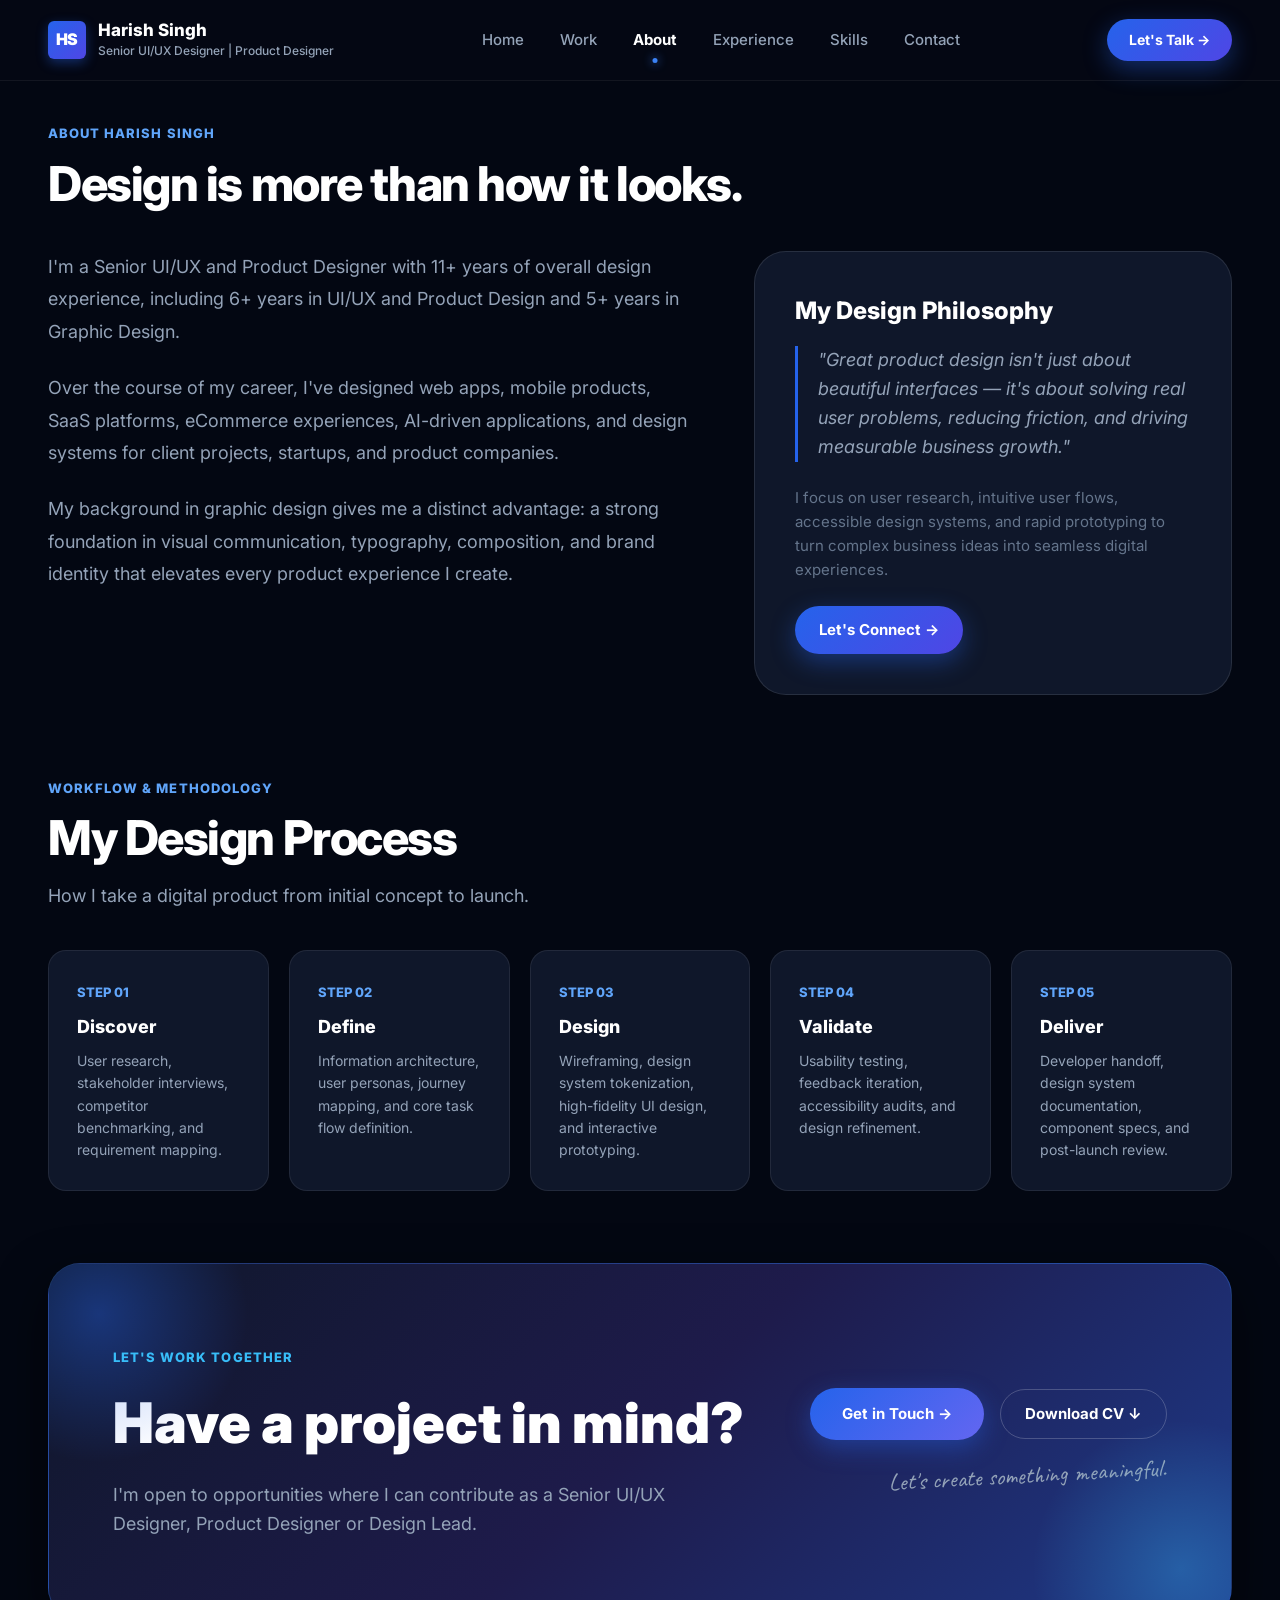
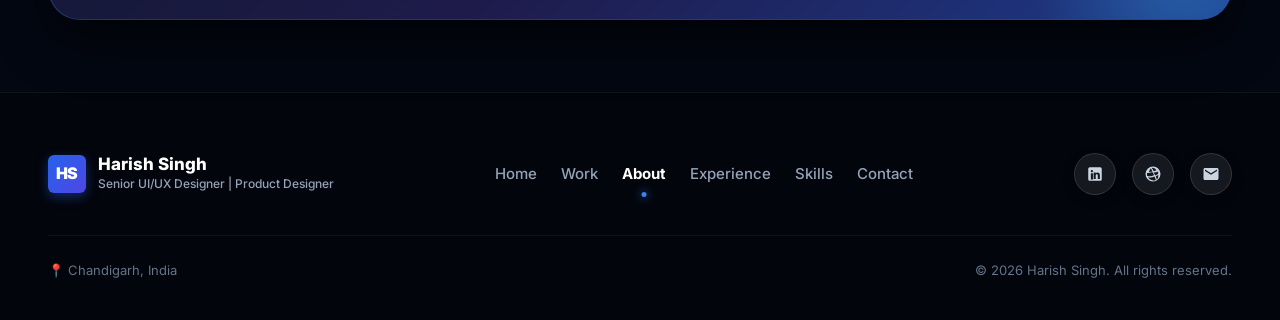
<file: about.html>
<!DOCTYPE html>
<html lang="en">
<head>
  <meta charset="UTF-8">
  <meta name="viewport" content="width=device-width, initial-scale=1.0">
  <title>About Harish Singh — Senior UI/UX & Product Designer</title>
  <meta name="description" content="Learn about Harish Singh's 11+ years of design experience across UI/UX, product design, graphic design, and user-centered design processes.">
  <meta name="author" content="Harish Singh">
  
  <link rel="preconnect" href="https://fonts.googleapis.com">
  <link rel="preconnect" href="https://fonts.gstatic.com" crossorigin>
  <link href="https://fonts.googleapis.com/css2?family=Caveat:wght@600;700&family=Inter:wght@300;400;500;600;700;800;900&display=swap" rel="stylesheet">
  
  <link rel="stylesheet" href="styles.css">
  <link rel="icon" type="image/svg+xml" href="data:image/svg+xml,<svg xmlns='http://www.w3.org/2000/svg' viewBox='0 0 100 100'><rect width='100' height='100' rx='20' fill='%230B132B'/><text x='50%' y='68%' font-size='48' font-weight='900' fill='%232563EB' text-anchor='middle' font-family='sans-serif'>HS</text></svg>">
</head>
<body>

  <!-- GLOBAL NAVIGATION HEADER -->
  <header class="site-header" id="siteHeader">
    <div class="container header-container">
      <a href="index.html" class="site-logo">
        <div class="logo-monogram">HS</div>
        <div class="logo-text-group">
          <span class="logo-name">Harish Singh</span>
          <span class="logo-title">Senior UI/UX Designer | Product Designer</span>
        </div>
      </a>

      <nav>
        <ul class="nav-links">
          <li><a href="index.html" class="nav-link">Home</a></li>
          <li><a href="work.html" class="nav-link">Work</a></li>
          <li><a href="about.html" class="nav-link active">About</a></li>
          <li><a href="experience.html" class="nav-link">Experience</a></li>
          <li><a href="skills.html" class="nav-link">Skills</a></li>
          <li><a href="contact.html" class="nav-link">Contact</a></li>
        </ul>
      </nav>

      <div class="header-right">
        <a href="contact.html" class="btn btn-primary" style="padding: 10px 22px; font-size: 0.875rem;">
          Let's Talk →
        </a>
        <button class="menu-toggle" id="menuToggle" aria-label="Toggle Mobile Menu">
          <span></span>
          <span></span>
          <span></span>
        </button>
      </div>
    </div>

    <!-- Mobile Nav Overlay -->
    <div class="mobile-nav" id="mobileNav">
      <a href="index.html" class="mobile-nav-link">Home</a>
      <a href="work.html" class="mobile-nav-link">Work</a>
      <a href="about.html" class="mobile-nav-link active">About</a>
      <a href="experience.html" class="mobile-nav-link">Experience</a>
      <a href="skills.html" class="mobile-nav-link">Skills</a>
      <a href="contact.html" class="mobile-nav-link">Contact</a>
      <button onclick="openModal('cvModal')" class="btn btn-secondary" style="margin-top: 10px;">View Curriculum Vitae</button>
      <a href="assets/Harish_Singh_UI_UX_designer_CV.pdf" target="_blank" rel="noopener noreferrer" download="Harish_Singh_UI_UX_designer_CV.pdf" class="btn btn-primary" style="margin-top: 6px;">Download CV PDF ↓</a>
    </div>
  </header>

  <main style="padding-top: 80px;">
    <!-- ABOUT PAGE CONTENT -->
    <section class="section" style="padding-top: 40px;">
      <div class="container">
        <span class="section-eyebrow">ABOUT HARISH SINGH</span>
        <h1 class="section-title">Design is more than how it looks.</h1>

        <div class="hero-grid" style="margin-top: 40px; align-items: flex-start;">
          <div style="font-size: 1.125rem; color: var(--text-muted); line-height: 1.8;">
            <p style="margin-bottom: 24px;">
              I'm a Senior UI/UX and Product Designer with 11+ years of overall design experience, including 6+ years in UI/UX and Product Design and 5+ years in Graphic Design.
            </p>
            <p style="margin-bottom: 24px;">
              Over the course of my career, I've designed web apps, mobile products, SaaS platforms, eCommerce experiences, AI-driven applications, and design systems for client projects, startups, and product companies.
            </p>
            <p style="margin-bottom: 24px;">
              My background in graphic design gives me a distinct advantage: a strong foundation in visual communication, typography, composition, and brand identity that elevates every product experience I create.
            </p>
          </div>

          <div style="padding: 40px; background: #0F172A; border-radius: var(--radius-xl); border: 1px solid rgba(255, 255, 255, 0.1); position: relative;">
            <span class="card-num-ref" style="position: absolute; top: 20px; right: 24px; font-size: 1.25rem;">✦</span>
            <h3 style="font-size: 1.5rem; font-weight: 800; color: #FFFFFF; margin-bottom: 16px;">My Design Philosophy</h3>
            <blockquote style="font-size: 1.125rem; color: #94A3B8; font-style: italic; border-left: 3px solid #2563EB; padding-left: 20px; margin-bottom: 24px;">
              "Great product design isn't just about beautiful interfaces — it's about solving real user problems, reducing friction, and driving measurable business growth."
            </blockquote>
            <p style="font-size: 0.9375rem; color: #64748B; margin-bottom: 24px;">
              I focus on user research, intuitive user flows, accessible design systems, and rapid prototyping to turn complex business ideas into seamless digital experiences.
            </p>
            <a href="contact.html" class="btn btn-primary">Let's Connect →</a>
          </div>
        </div>

        <!-- PROCESS PIPELINE -->
        <div style="margin-top: 80px;">
          <span class="section-eyebrow">WORKFLOW & METHODOLOGY</span>
          <h2 class="section-title">My Design Process</h2>
          <p class="section-subtitle" style="margin-bottom: 40px;">How I take a digital product from initial concept to launch.</p>

          <div style="display: grid; grid-template-columns: repeat(auto-fit, minmax(220px, 1fr)); gap: 20px;">
            <div style="padding: 28px; background: #0F172A; border-radius: var(--radius-md); border: 1px solid rgba(255,255,255,0.08);">
              <span style="font-size: 0.8125rem; font-weight: 800; color: #60A5FA;">STEP 01</span>
              <h4 style="font-size: 1.125rem; font-weight: 800; color: white; margin: 8px 0;">Discover</h4>
              <p style="font-size: 0.875rem; color: #94A3B8;">User research, stakeholder interviews, competitor benchmarking, and requirement mapping.</p>
            </div>

            <div style="padding: 28px; background: #0F172A; border-radius: var(--radius-md); border: 1px solid rgba(255,255,255,0.08);">
              <span style="font-size: 0.8125rem; font-weight: 800; color: #60A5FA;">STEP 02</span>
              <h4 style="font-size: 1.125rem; font-weight: 800; color: white; margin: 8px 0;">Define</h4>
              <p style="font-size: 0.875rem; color: #94A3B8;">Information architecture, user personas, journey mapping, and core task flow definition.</p>
            </div>

            <div style="padding: 28px; background: #0F172A; border-radius: var(--radius-md); border: 1px solid rgba(255,255,255,0.08);">
              <span style="font-size: 0.8125rem; font-weight: 800; color: #60A5FA;">STEP 03</span>
              <h4 style="font-size: 1.125rem; font-weight: 800; color: white; margin: 8px 0;">Design</h4>
              <p style="font-size: 0.875rem; color: #94A3B8;">Wireframing, design system tokenization, high-fidelity UI design, and interactive prototyping.</p>
            </div>

            <div style="padding: 28px; background: #0F172A; border-radius: var(--radius-md); border: 1px solid rgba(255,255,255,0.08);">
              <span style="font-size: 0.8125rem; font-weight: 800; color: #60A5FA;">STEP 04</span>
              <h4 style="font-size: 1.125rem; font-weight: 800; color: white; margin: 8px 0;">Validate</h4>
              <p style="font-size: 0.875rem; color: #94A3B8;">Usability testing, feedback iteration, accessibility audits, and design refinement.</p>
            </div>

            <div style="padding: 28px; background: #0F172A; border-radius: var(--radius-md); border: 1px solid rgba(255,255,255,0.08);">
              <span style="font-size: 0.8125rem; font-weight: 800; color: #60A5FA;">STEP 05</span>
              <h4 style="font-size: 1.125rem; font-weight: 800; color: white; margin: 8px 0;">Deliver</h4>
              <p style="font-size: 0.875rem; color: #94A3B8;">Developer handoff, design system documentation, component specs, and post-launch review.</p>
            </div>
          </div>
        </div>
      </div>
    </section>

    <!-- GLOBAL CTA BANNER ("LET'S WORK TOGETHER") -->
    <section class="section" style="padding-top: 0;">
      <div class="container">
        <div class="cta-banner-dark">
          <div class="cta-banner-content">
            <span class="section-eyebrow" style="color: #38BDF8;">LET'S WORK TOGETHER</span>
            <h2>Have a project in mind?</h2>
            <p>I'm open to opportunities where I can contribute as a Senior UI/UX Designer, Product Designer or Design Lead.</p>
          </div>

          <div style="display: flex; flex-direction: column; align-items: flex-end; gap: 16px;">
            <div class="cta-banner-actions">
              <a href="contact.html" class="btn btn-accent" style="padding: 14px 32px;">Get in Touch →</a>
              <a href="assets/Harish_Singh_UI_UX_designer_CV.pdf" target="_blank" rel="noopener noreferrer" download="Harish_Singh_UI_UX_designer_CV.pdf" class="btn btn-secondary" style="background: transparent; color: white; border-color: rgba(255,255,255,0.2);">Download CV ↓</a>
            </div>
            <div style="font-family: var(--font-handwriting); font-size: 1.5rem; color: #94A3B8; transform: rotate(-3deg);">
              Let's create something meaningful.
            </div>
          </div>
        </div>
      </div>
    </section>
  </main>

  <!-- FOOTER -->
  <footer class="site-footer">
    <div class="container">
      <div class="footer-top">
        <div class="site-logo">
          <div class="logo-monogram">HS</div>
          <div class="logo-text-group">
            <span class="logo-name" style="color:white;">Harish Singh</span>
            <span class="logo-title">Senior UI/UX Designer | Product Designer</span>
          </div>
        </div>

        <ul class="nav-links" style="display: flex; gap: 24px;">
          <li><a href="index.html" class="nav-link" style="color: #94A3B8;">Home</a></li>
          <li><a href="work.html" class="nav-link" style="color: #94A3B8;">Work</a></li>
          <li><a href="about.html" class="nav-link active" style="color: #FFFFFF;">About</a></li>
          <li><a href="experience.html" class="nav-link" style="color: #94A3B8;">Experience</a></li>
          <li><a href="skills.html" class="nav-link" style="color: #94A3B8;">Skills</a></li>
          <li><a href="contact.html" class="nav-link" style="color: #94A3B8;">Contact</a></li>
        </ul>

        <div class="footer-social-links">
          <a href="https://www.linkedin.com/in/harishsinghnegi/" target="_blank" rel="noopener noreferrer" class="footer-social-icon social-linkedin" aria-label="LinkedIn">
            <svg xmlns="http://www.w3.org/2000/svg" viewBox="0 0 24 24"><path d="M19 3a2 2 0 0 1 2 2v14a2 2 0 0 1-2 2H5a2 2 0 0 1-2-2V5a2 2 0 0 1 2-2h14m-.5 15.5v-5.3a3.26 3.26 0 0 0-3.26-3.26c-.85 0-1.84.52-2.28 1.3v-1.11h-2.79v8.37h2.79v-4.93c0-.77.62-1.4 1.39-1.4a1.4 1.4 0 0 1 1.4 1.4v4.93h2.75M6.46 10.9v8.37H9.25V10.9H6.46M7.86 6.78a1.5 1.5 0 1 0 1.5 1.5 1.5 1.5 0 0 0-1.5-1.5z"/></svg>
          </a>
          <a href="https://dribbble.com/Hariwork" target="_blank" rel="noopener noreferrer" class="footer-social-icon social-dribbble" aria-label="Dribbble">
            <svg xmlns="http://www.w3.org/2000/svg" viewBox="0 0 24 24"><path d="M12 2a10 10 0 1 0 10 10A10 10 0 0 0 12 2zm6.92 9.38a7.84 7.84 0 0 1-3.79 2.51 18.72 18.72 0 0 0-2.48-3.9 14.85 14.85 0 0 0 6.27-1.39v2.78zm-2.07-4.42a13.34 13.34 0 0 1-5.69 1.25 21.6 21.6 0 0 0-2.58-4.26 7.97 7.97 0 0 1 8.27 3.01zM10.1 3.52a19.78 19.78 0 0 1 2.68 4.38 12.91 12.91 0 0 1-6.19 1.44 8 8 0 0 1 3.51-5.82zM4.08 10.8a14.7 14.7 0 0 0 6.94-1.55 19.77 19.77 0 0 1 2.53 4A10.74 10.74 0 0 1 4 14.39v-3.59zm1.38 5.48a12.63 12.63 0 0 0 8.51-1.07 19.64 19.64 0 0 1 1.77 4.7 8.04 8.04 0 0 1-10.28-3.63zm11.75 3.3a17.82 17.82 0 0 0-1.63-4.32 9.68 9.68 0 0 0 3.39-2.18 8 8 0 0 1-1.76 6.5z"/></svg>
          </a>
          <a href="mailto:hariwork92@gmail.com" class="footer-social-icon social-email" aria-label="Email">
            <svg xmlns="http://www.w3.org/2000/svg" viewBox="0 0 24 24"><path d="M20 4H4c-1.1 0-1.99.9-1.99 2L2 18c0 1.1.9 2 2 2h16c1.1 0 2-.9 2-2V6c0-1.1-.9-2-2-2zm0 4l-8 5-8-5V6l8 5 8-5v2z"/></svg>
          </a>
        </div>
      </div>

      <div style="margin-top: 40px; padding-top: 24px; border-top: 1px solid rgba(255, 255, 255, 0.05); display: flex; flex-wrap: wrap; justify-content: space-between; align-items: center; font-size: 0.8125rem; color: #64748B;">
        <span>📍 Chandigarh, India</span>
        <span>© 2026 Harish Singh. All rights reserved.</span>
      </div>
    </div>
  </footer>

  <script src="script.js"></script>
</body>
</html>
</file>
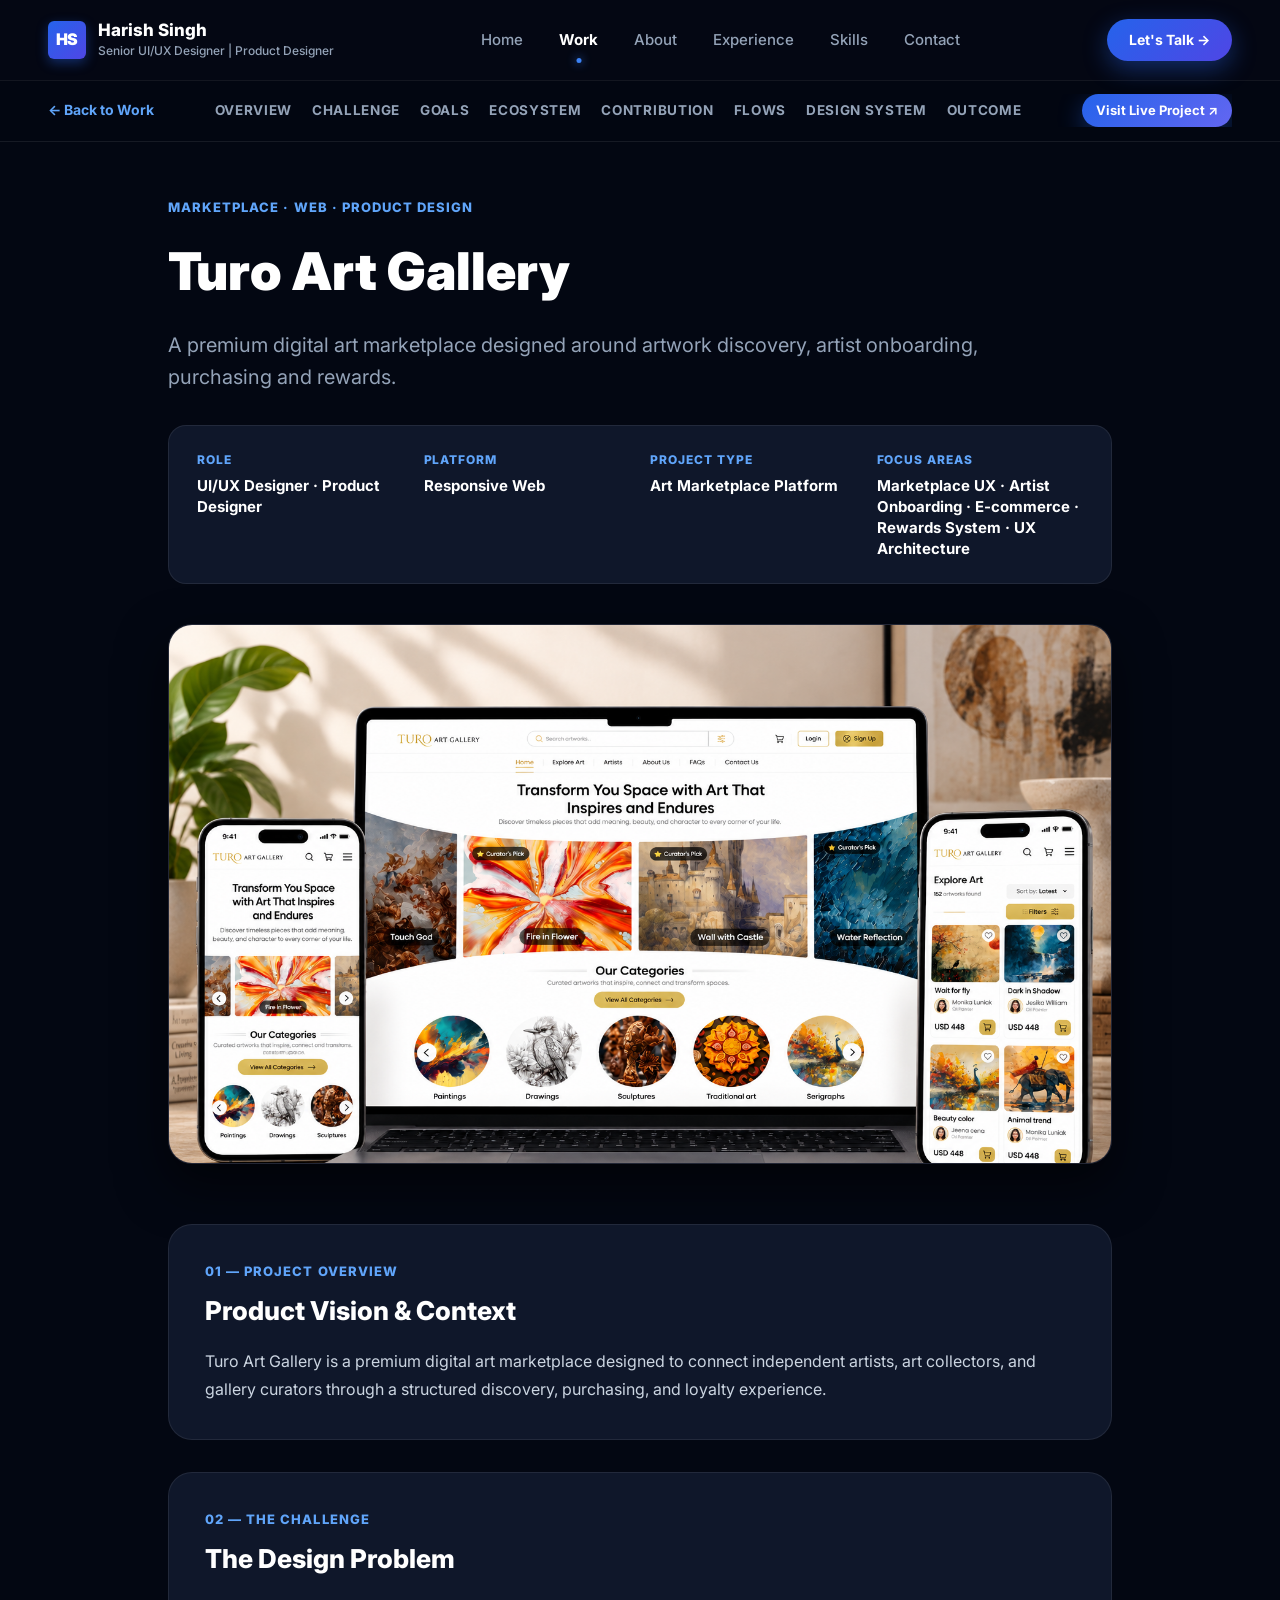
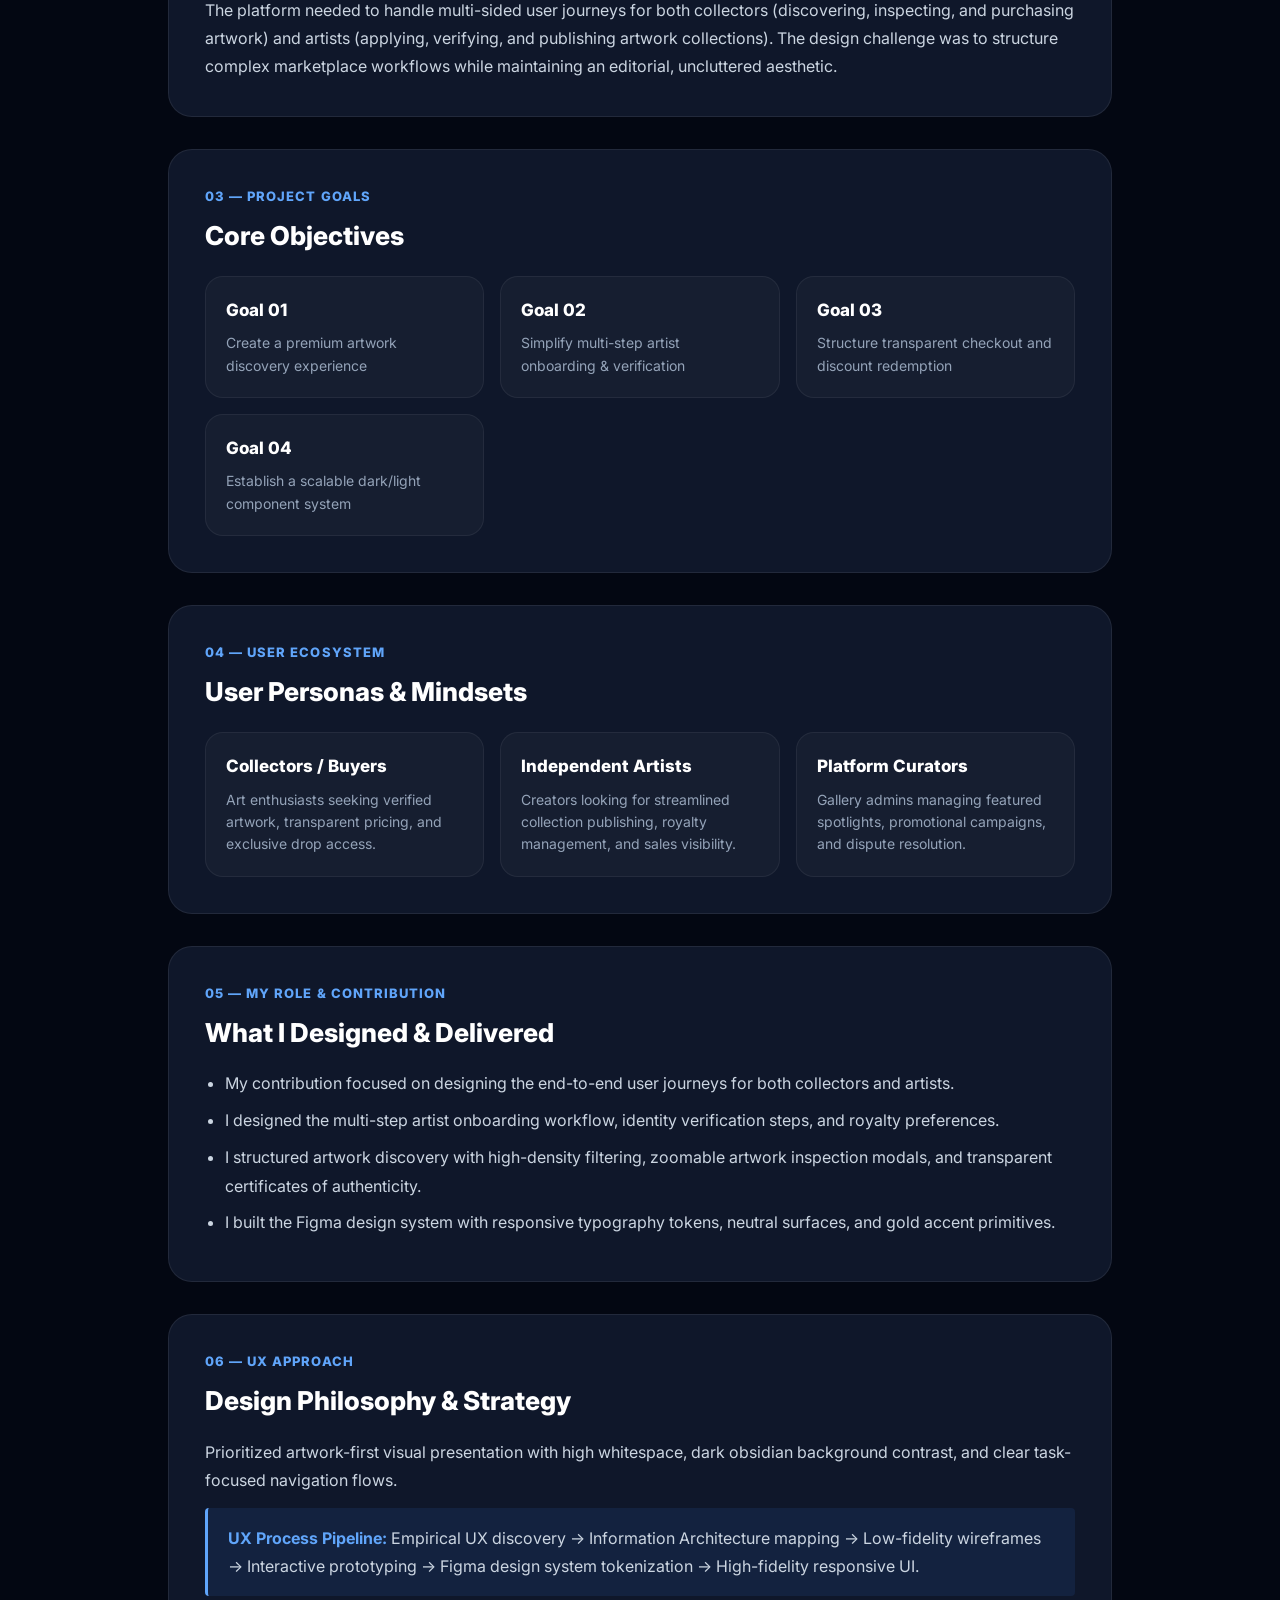
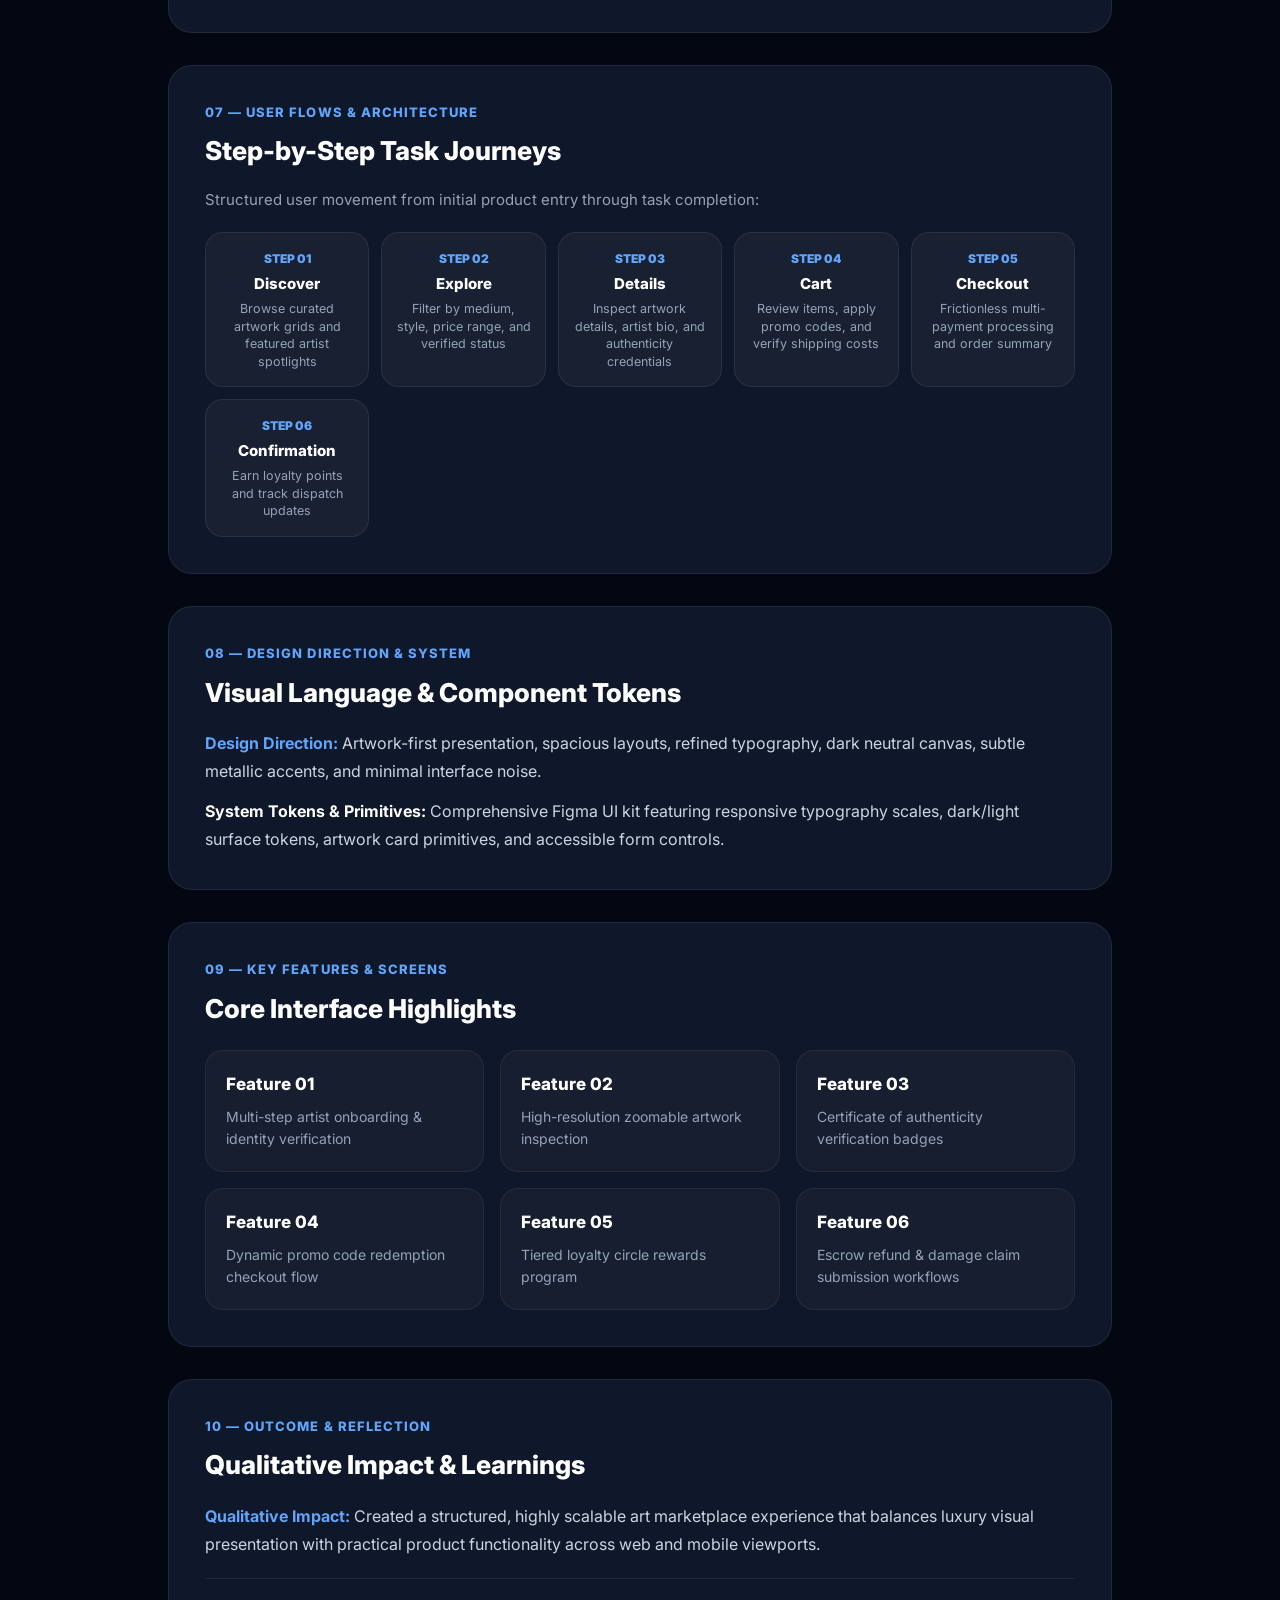
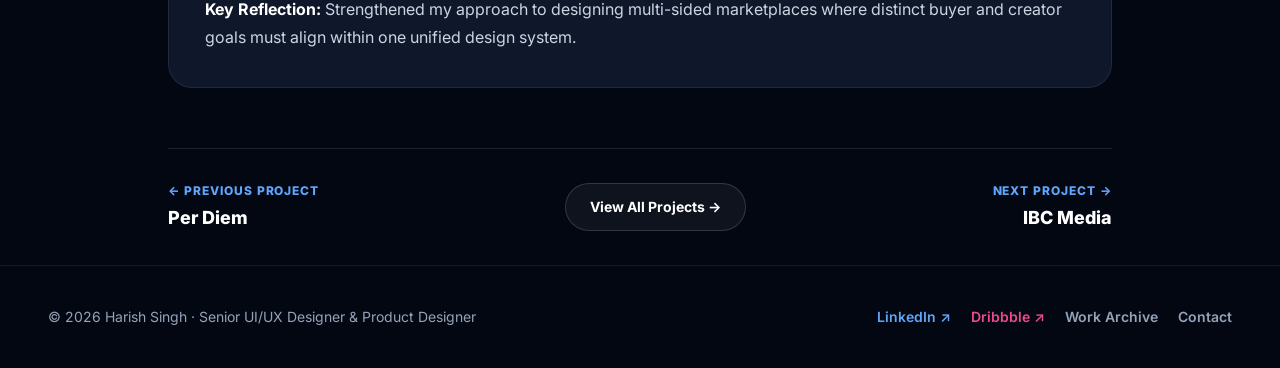
<file: case-study.html>
<!DOCTYPE html>
<html lang="en">
<head>
  <meta charset="UTF-8">
  <meta name="viewport" content="width=device-width, initial-scale=1.0">
  <title>Case Study | Harish Singh — Senior UI/UX & Product Designer</title>
  <meta name="description" content="Detailed UI/UX product design case study by Harish Singh, Senior UI/UX Designer & Product Designer with 11+ years of experience.">
  
  <!-- Google Fonts: Inter & Outfit -->
  <link rel="preconnect" href="https://fonts.googleapis.com">
  <link rel="preconnect" href="https://fonts.gstatic.com" crossorigin>
  <link href="https://fonts.googleapis.com/css2?family=Caveat:wght@600;700&family=Inter:wght@300;400;500;600;700;800;900&family=Outfit:wght@400;500;600;700;800;900&display=swap" rel="stylesheet">
  
  <link rel="stylesheet" href="styles.css">
  <style>
    html {
      scroll-behavior: smooth;
    }

    /* STICKY TOC NAVIGATION BAR FOR CASE STUDY */
    .cs-toc-bar {
      position: sticky;
      top: 80px;
      z-index: 900;
      background: rgba(3, 7, 18, 0.95);
      backdrop-filter: blur(16px);
      -webkit-backdrop-filter: blur(16px);
      border-bottom: 1px solid rgba(255, 255, 255, 0.08);
      padding: 14px 0;
      margin-top: 80px;
      margin-bottom: 32px;
    }
    
    .cs-toc-inner {
      display: flex;
      align-items: center;
      justify-content: space-between;
      gap: 16px;
      overflow-x: auto;
      white-space: nowrap;
      scrollbar-width: none;
    }
    .cs-toc-inner::-webkit-scrollbar { display: none; }
    
    .cs-toc-links {
      display: flex;
      align-items: center;
      gap: 20px;
    }
    
    .cs-toc-link {
      font-size: 0.84375rem;
      font-weight: 700;
      color: #94A3B8;
      text-decoration: none;
      transition: color 0.2s ease;
      text-transform: uppercase;
      letter-spacing: 0.05em;
    }
    .cs-toc-link:hover, .cs-toc-link.active {
      color: #60A5FA;
    }

    .cs-hero-meta-grid {
      display: grid;
      grid-template-columns: repeat(auto-fit, minmax(180px, 1fr));
      gap: 20px;
      background: #0F172A;
      border: 1px solid rgba(255, 255, 255, 0.08);
      border-radius: var(--radius-md);
      padding: 24px 28px;
      margin: 32px 0 40px 0;
    }

    .cs-meta-item h6 {
      font-size: 0.75rem;
      font-weight: 800;
      color: #60A5FA;
      text-transform: uppercase;
      letter-spacing: 0.08em;
      margin-bottom: 6px;
    }

    .cs-meta-item p {
      font-size: 0.9375rem;
      font-weight: 700;
      color: #FFFFFF;
      margin: 0;
      line-height: 1.4;
    }

    .cs-cover-box {
      width: 100%;
      max-height: 540px;
      border-radius: var(--radius-lg);
      overflow: hidden;
      border: 1px solid rgba(255, 255, 255, 0.1);
      box-shadow: 0 20px 50px rgba(0, 0, 0, 0.6);
      margin-bottom: 60px;
      background: #090D1E;
    }

    .cs-cover-box img {
      width: 100%;
      height: 100%;
      object-fit: cover;
      object-position: top center;
      display: block;
    }

    .cs-block {
      background: #0F172A;
      border: 1px solid rgba(255, 255, 255, 0.08);
      border-radius: var(--radius-lg);
      padding: 36px;
      margin-bottom: 32px;
      scroll-margin-top: 148px;
    }

    @media (max-width: 640px) {
      .cs-block { padding: 24px; }
    }

    .cs-block-num {
      font-size: 0.8125rem;
      font-weight: 800;
      color: #60A5FA;
      letter-spacing: 0.08em;
      margin-bottom: 8px;
      text-transform: uppercase;
    }

    .cs-block-title {
      font-size: 1.625rem;
      font-weight: 800;
      color: #FFFFFF;
      margin-bottom: 16px;
    }

    .cs-body-text {
      font-size: 1rem;
      color: #CBD5E1;
      line-height: 1.75;
    }

    /* USER FLOW VISUAL DIAGRAM */
    .flow-diagram-grid {
      display: grid;
      grid-template-columns: repeat(auto-fit, minmax(140px, 1fr));
      gap: 12px;
      margin-top: 20px;
    }

    .flow-step-card {
      background: rgba(255, 255, 255, 0.04);
      border: 1px solid rgba(255, 255, 255, 0.08);
      border-radius: var(--radius-md);
      padding: 16px 14px;
      text-align: center;
      position: relative;
    }

    .flow-step-num {
      font-size: 0.75rem;
      font-weight: 900;
      color: #60A5FA;
      margin-bottom: 4px;
    }

    .flow-step-title {
      font-size: 0.9375rem;
      font-weight: 800;
      color: #FFFFFF;
      margin-bottom: 4px;
    }

    .flow-step-desc {
      font-size: 0.78125rem;
      color: #94A3B8;
      line-height: 1.4;
    }

    /* GOALS & CARDS GRID */
    .cs-cards-grid {
      display: grid;
      grid-template-columns: repeat(auto-fit, minmax(240px, 1fr));
      gap: 16px;
      margin-top: 20px;
    }

    .cs-subcard {
      background: rgba(255, 255, 255, 0.03);
      border: 1px solid rgba(255, 255, 255, 0.06);
      border-radius: var(--radius-md);
      padding: 20px;
    }

    .cs-subcard h5 {
      font-size: 1.0625rem;
      font-weight: 800;
      color: #FFFFFF;
      margin-bottom: 8px;
    }

    .cs-subcard p {
      font-size: 0.875rem;
      color: #94A3B8;
      line-height: 1.6;
      margin: 0;
    }

    /* PREV / NEXT NAVIGATION */
    .cs-nav-bar {
      display: flex;
      flex-wrap: wrap;
      justify-content: space-between;
      align-items: center;
      gap: 20px;
      padding: 32px 0;
      border-top: 1px solid rgba(255, 255, 255, 0.1);
      margin-top: 60px;
    }

    .cs-nav-btn {
      display: flex;
      flex-direction: column;
      gap: 4px;
      text-decoration: none;
      transition: transform 0.2s ease;
    }

    .cs-nav-btn:hover {
      transform: translateY(-2px);
    }

    .cs-nav-label {
      font-size: 0.75rem;
      font-weight: 800;
      color: #60A5FA;
      text-transform: uppercase;
      letter-spacing: 0.08em;
    }

    .cs-nav-title {
      font-size: 1.125rem;
      font-weight: 800;
      color: #FFFFFF;
    }
  </style>
</head>
<body>

  <!-- SITE HEADER -->
  <header class="site-header" id="siteHeader">
    <div class="container header-container">
      <a href="index.html" class="site-logo">
        <div class="logo-monogram">HS</div>
        <div class="logo-text-group">
          <span class="logo-name">Harish Singh</span>
          <span class="logo-title">Senior UI/UX Designer | Product Designer</span>
        </div>
      </a>

      <nav>
        <ul class="nav-links">
          <li><a href="index.html" class="nav-link">Home</a></li>
          <li><a href="work.html" class="nav-link active">Work</a></li>
          <li><a href="about.html" class="nav-link">About</a></li>
          <li><a href="experience.html" class="nav-link">Experience</a></li>
          <li><a href="skills.html" class="nav-link">Skills</a></li>
          <li><a href="contact.html" class="nav-link">Contact</a></li>
        </ul>
      </nav>

      <div class="header-right">
        <a href="contact.html" class="btn btn-primary" style="padding: 10px 22px; font-size: 0.875rem;">
          Let's Talk →
        </a>
        <button class="menu-toggle" id="menuToggle" aria-label="Toggle Mobile Menu">
          <span></span>
          <span></span>
          <span></span>
        </button>
      </div>
    </div>

    <!-- Mobile Nav Overlay -->
    <div class="mobile-nav" id="mobileNav">
      <a href="index.html" class="mobile-nav-link">Home</a>
      <a href="work.html" class="mobile-nav-link active">Work</a>
      <a href="about.html" class="mobile-nav-link">About</a>
      <a href="experience.html" class="mobile-nav-link">Experience</a>
      <a href="skills.html" class="mobile-nav-link">Skills</a>
      <a href="contact.html" class="mobile-nav-link">Contact</a>
      <a href="assets/Harish_Singh_UI_UX_designer_CV.pdf" target="_blank" rel="noopener noreferrer" download="Harish_Singh_UI_UX_designer_CV.pdf" class="btn btn-primary" style="margin-top: 10px;">Download CV PDF ↓</a>
    </div>
  </header>

  <!-- STICKY CASE STUDY TOC NAV -->
  <div class="cs-toc-bar">
    <div class="container">
      <div class="cs-toc-inner">
        <a href="work.html" class="btn-link" style="font-size: 0.875rem; font-weight: 700; color: #60A5FA;">
          ← Back to Work
        </a>
        <div class="cs-toc-links">
          <a href="#overview" class="cs-toc-link">Overview</a>
          <a href="#challenge" class="cs-toc-link">Challenge</a>
          <a href="#goals" class="cs-toc-link">Goals</a>
          <a href="#ecosystem" class="cs-toc-link">Ecosystem</a>
          <a href="#contribution" class="cs-toc-link">Contribution</a>
          <a href="#flows" class="cs-toc-link">Flows</a>
          <a href="#design" class="cs-toc-link">Design System</a>
          <a href="#outcome" class="cs-toc-link">Outcome</a>
        </div>
        <a id="hdrLiveLink" href="#" target="_blank" rel="noopener noreferrer" class="btn btn-accent btn-sm" style="padding: 6px 14px; font-size: 0.8125rem;">
          Visit Live Project ↗
        </a>
      </div>
    </div>
  </div>

  <main class="main-content">
    <div class="container" style="max-width: 1040px;">
      
      <!-- HERO -->
      <section style="padding-top: 20px;">
        <span id="csCategory" class="section-eyebrow" style="color: #60A5FA;">MARKETPLACE · WEB · PRODUCT DESIGN</span>
        <h1 id="csTitle" class="hero-title" style="font-size: 3.25rem; font-weight: 900; margin-bottom: 16px; color: #FFFFFF;">
          Turo Art Gallery
        </h1>
        <p id="csShortDesc" style="font-size: 1.25rem; color: #94A3B8; max-width: 840px; line-height: 1.6;">
          A premium digital art marketplace designed around artwork discovery, artist onboarding, purchasing and rewards.
        </p>

        <!-- METADATA GRID -->
        <div class="cs-hero-meta-grid">
          <div class="cs-meta-item">
            <h6>ROLE</h6>
            <p id="csRole">UI/UX Designer · Product Designer</p>
          </div>
          <div class="cs-meta-item">
            <h6>PLATFORM</h6>
            <p id="csPlatform">Responsive Web</p>
          </div>
          <div class="cs-meta-item">
            <h6>PROJECT TYPE</h6>
            <p id="csProjectType">Art Marketplace Platform</p>
          </div>
          <div class="cs-meta-item">
            <h6>FOCUS AREAS</h6>
            <p id="csFocusAreas">Marketplace UX · Artist Onboarding · E-commerce</p>
          </div>
        </div>

        <!-- COVER IMAGE -->
        <div class="cs-cover-box">
          <img id="csCoverImg" src="assets/images/portfolio_extracted_1.jpg" alt="Case Study Showcase Cover">
        </div>
      </section>

      <!-- 01 — OVERVIEW -->
      <div id="overview" class="cs-block">
        <div class="cs-block-num">01 — PROJECT OVERVIEW</div>
        <h2 class="cs-block-title">Product Vision & Context</h2>
        <div id="csOverviewContent" class="cs-body-text">
          <!-- Populated dynamically -->
        </div>
      </div>

      <!-- 02 — THE CHALLENGE -->
      <div id="challenge" class="cs-block">
        <div class="cs-block-num">02 — THE CHALLENGE</div>
        <h2 class="cs-block-title">The Design Problem</h2>
        <div id="csChallengeContent" class="cs-body-text">
          <!-- Populated dynamically -->
        </div>
      </div>

      <!-- 03 — PROJECT GOALS -->
      <div id="goals" class="cs-block">
        <div class="cs-block-num">03 — PROJECT GOALS</div>
        <h2 class="cs-block-title">Core Objectives</h2>
        <div id="csGoalsGrid" class="cs-cards-grid">
          <!-- Populated dynamically -->
        </div>
      </div>

      <!-- 04 — USERS / ECOSYSTEM -->
      <div id="ecosystem" class="cs-block">
        <div class="cs-block-num">04 — USER ECOSYSTEM</div>
        <h2 class="cs-block-title">User Personas & Mindsets</h2>
        <div id="csUsersGrid" class="cs-cards-grid">
          <!-- Populated dynamically -->
        </div>
      </div>

      <!-- 05 — MY ROLE & CONTRIBUTION -->
      <div id="contribution" class="cs-block">
        <div class="cs-block-num">05 — MY ROLE & CONTRIBUTION</div>
        <h2 class="cs-block-title">What I Designed & Delivered</h2>
        <div id="csContributionContent" class="cs-body-text">
          <!-- Populated dynamically -->
        </div>
      </div>

      <!-- 06 — UX APPROACH -->
      <div class="cs-block">
        <div class="cs-block-num">06 — UX APPROACH</div>
        <h2 class="cs-block-title">Design Philosophy & Strategy</h2>
        <div id="csApproachContent" class="cs-body-text">
          <!-- Populated dynamically -->
        </div>
      </div>

      <!-- 07 — USER FLOWS -->
      <div id="flows" class="cs-block">
        <div class="cs-block-num">07 — USER FLOWS & ARCHITECTURE</div>
        <h2 class="cs-block-title">Step-by-Step Task Journeys</h2>
        <p style="font-size: 0.9375rem; color: #94A3B8; margin-bottom: 20px;">
          Structured user movement from initial product entry through task completion:
        </p>
        <div id="csFlowsGrid" class="flow-diagram-grid">
          <!-- Populated dynamically -->
        </div>
      </div>

      <!-- 08 — DESIGN DIRECTION & SYSTEM -->
      <div id="design" class="cs-block">
        <div class="cs-block-num">08 — DESIGN DIRECTION & SYSTEM</div>
        <h2 class="cs-block-title">Visual Language & Component Tokens</h2>
        <div id="csDesignSystemContent" class="cs-body-text">
          <!-- Populated dynamically -->
        </div>
      </div>

      <!-- 09 — KEY FEATURES -->
      <div class="cs-block">
        <div class="cs-block-num">09 — KEY FEATURES & SCREENS</div>
        <h2 class="cs-block-title">Core Interface Highlights</h2>
        <div id="csFeaturesGrid" class="cs-cards-grid">
          <!-- Populated dynamically -->
        </div>
      </div>

      <!-- 10 — OUTCOME & REFLECTION -->
      <div id="outcome" class="cs-block">
        <div class="cs-block-num">10 — OUTCOME & REFLECTION</div>
        <h2 class="cs-block-title">Qualitative Impact & Learnings</h2>
        <div id="csOutcomeContent" class="cs-body-text" style="margin-bottom: 20px;">
          <!-- Populated dynamically -->
        </div>
        <div id="csLearningsContent" class="cs-body-text" style="padding-top: 16px; border-top: 1px solid rgba(255,255,255,0.08);">
          <!-- Populated dynamically -->
        </div>
      </div>

      <!-- PREV / NEXT NAVIGATION -->
      <div class="cs-nav-bar">
        <a id="prevProjectBtn" href="#" class="cs-nav-btn">
          <span class="cs-nav-label">← Previous Project</span>
          <span id="prevProjectTitle" class="cs-nav-title">Project Title</span>
        </a>
        <a href="work.html" class="btn btn-secondary" style="font-size: 0.875rem;">
          View All Projects →
        </a>
        <a id="nextProjectBtn" href="#" class="cs-nav-btn" style="text-align: right;">
          <span class="cs-nav-label">Next Project →</span>
          <span id="nextProjectTitle" class="cs-nav-title">Project Title</span>
        </a>
      </div>

    </div>
  </main>

  <!-- FOOTER -->
  <footer class="site-footer" style="background-color: #030712; padding: 40px 0; border-top: 1px solid rgba(255,255,255,0.08);">
    <div class="container" style="display: flex; flex-wrap: wrap; justify-content: space-between; align-items: center; gap: 20px;">
      <div>
        <p style="font-size: 0.875rem; color: #94A3B8; margin: 0;">
          © 2026 Harish Singh · Senior UI/UX Designer & Product Designer
        </p>
      </div>
      <div style="display: flex; gap: 20px;">
        <a href="https://www.linkedin.com/in/harishsinghnegi/" target="_blank" rel="noopener noreferrer" style="color: #60A5FA; font-weight: 600; text-decoration: none; font-size: 0.875rem;">LinkedIn ↗</a>
        <a href="https://dribbble.com/Hariwork" target="_blank" rel="noopener noreferrer" style="color: #EA4C89; font-weight: 600; text-decoration: none; font-size: 0.875rem;">Dribbble ↗</a>
        <a href="work.html" style="color: #94A3B8; font-weight: 600; text-decoration: none; font-size: 0.875rem;">Work Archive</a>
        <a href="contact.html" style="color: #94A3B8; font-weight: 600; text-decoration: none; font-size: 0.875rem;">Contact</a>
      </div>
    </div>
  </footer>

  <script src="projects.js"></script>
  <script>
    function renderCaseStudy() {
      // Parse Project Slug / ID from URL params or hash
      const urlParams = new URLSearchParams(window.location.search);
      let query = urlParams.get('project') || window.location.hash.replace('#', '').trim();
      if (!query) query = 'turo-art-gallery';

      const getProj = (window.getProjectByIdOrSlug && window.getProjectByIdOrSlug(query)) 
                      || (window.projectsData && window.projectsData.find(p => p.id === query || p.slug === query))
                      || (window.projectsData && window.projectsData[0]);

      if (!getProj) return;

      const project = getProj;
      const adjacent = window.getAdjacentProjects ? window.getAdjacentProjects(project.id) : { prev: project, next: project };

      // Page Title
      document.title = `${project.title} — UI/UX Case Study | Harish Singh`;

      // Header & Hero Elements
      const liveLink = document.getElementById('hdrLiveLink');
      if (liveLink) liveLink.href = project.externalUrl || '#';
      
      const catEl = document.getElementById('csCategory');
      if (catEl) catEl.textContent = (project.category || '').toUpperCase();

      const titleEl = document.getElementById('csTitle');
      if (titleEl) titleEl.textContent = project.title || '';

      const descEl = document.getElementById('csShortDesc');
      if (descEl) descEl.textContent = project.shortDescription || '';

      // Metadata Grid
      const roleEl = document.getElementById('csRole');
      if (roleEl) roleEl.textContent = project.role || '';

      const platformEl = document.getElementById('csPlatform');
      if (platformEl) platformEl.textContent = project.platform || '';

      const pTypeEl = document.getElementById('csProjectType');
      if (pTypeEl) pTypeEl.textContent = project.projectType || '';

      const focusEl = document.getElementById('csFocusAreas');
      if (focusEl) focusEl.textContent = Array.isArray(project.focusAreas) ? project.focusAreas.join(' · ') : (project.focusAreas || '');

      // Cover Image
      const coverImg = document.getElementById('csCoverImg');
      if (coverImg) {
        coverImg.src = project.image || 'assets/images/portfolio_extracted_1.jpg';
        coverImg.alt = `${project.title} UI UX Case Study Cover`;
      }

      // 01 Overview
      const overviewEl = document.getElementById('csOverviewContent');
      if (overviewEl) overviewEl.innerHTML = `<p>${project.longDescription || project.shortDescription}</p>`;

      // 02 Challenge
      const challengeEl = document.getElementById('csChallengeContent');
      if (challengeEl) challengeEl.innerHTML = `<p>${project.challenge || 'Structuring complex user requirements into a unified digital experience.'}</p>`;

      // 03 Goals
      const goalsGrid = document.getElementById('csGoalsGrid');
      if (goalsGrid) {
        let goalsHtml = '';
        if (Array.isArray(project.goals) && project.goals.length > 0) {
          project.goals.forEach((g, idx) => {
            goalsHtml += `
              <div class="cs-subcard">
                <h5>Goal 0${idx + 1}</h5>
                <p>${g}</p>
              </div>
            `;
          });
        } else {
          goalsHtml = `<div class="cs-subcard"><h5>Core Goal</h5><p>Establish a clear visual hierarchy and intuitive user navigation.</p></div>`;
        }
        goalsGrid.innerHTML = goalsHtml;
      }

      // 04 Ecosystem / Users
      const usersGrid = document.getElementById('csUsersGrid');
      if (usersGrid) {
        let usersHtml = '';
        if (Array.isArray(project.users) && project.users.length > 0) {
          project.users.forEach(u => {
            usersHtml += `
              <div class="cs-subcard">
                <h5>${u.title}</h5>
                <p>${u.desc}</p>
              </div>
            `;
          });
        } else {
          usersHtml = `<div class="cs-subcard"><h5>Primary Users</h5><p>Platform users requiring intuitive digital workflows.</p></div>`;
        }
        usersGrid.innerHTML = usersHtml;
      }

      // 05 My Contribution
      const contribContainer = document.getElementById('csContributionContent');
      if (contribContainer) {
        let contribHtml = '<ul style="padding-left: 20px; line-height: 1.8;">';
        if (Array.isArray(project.myContribution) && project.myContribution.length > 0) {
          project.myContribution.forEach(c => {
            contribHtml += `<li style="margin-bottom: 8px;">${c}</li>`;
          });
        } else {
          contribHtml += `<li style="margin-bottom: 8px;">Responsible for end-to-end UI/UX product design, information architecture, and prototyping.</li>`;
        }
        contribHtml += '</ul>';
        contribContainer.innerHTML = contribHtml;
      }

      // 06 UX Approach
      const approachEl = document.getElementById('csApproachContent');
      if (approachEl) {
        approachEl.innerHTML = `
          <p>${project.uxApproach || 'Structured user-centred design strategy focused on scannability and clarity.'}</p>
          <div style="margin-top: 14px; padding: 16px 20px; background: rgba(59,130,246,0.1); border-left: 3px solid #60A5FA; border-radius: 4px;">
            <strong style="color: #60A5FA;">UX Process Pipeline:</strong> ${project.process || 'Discovery → Defining requirements → Wireframing → Prototyping → UI Design'}
          </div>
        `;
      }

      // 07 User Flows
      const flowsGrid = document.getElementById('csFlowsGrid');
      if (flowsGrid) {
        let flowsHtml = '';
        if (Array.isArray(project.keyFlows) && project.keyFlows.length > 0) {
          project.keyFlows.forEach(f => {
            flowsHtml += `
              <div class="flow-step-card">
                <div class="flow-step-num">STEP ${f.step}</div>
                <div class="flow-step-title">${f.title}</div>
                <div class="flow-step-desc">${f.desc}</div>
              </div>
            `;
          });
        } else {
          flowsHtml = `<div class="flow-step-card"><div class="flow-step-num">STEP 01</div><div class="flow-step-title">User Journey</div><div class="flow-step-desc">Frictionless task flow</div></div>`;
        }
        flowsGrid.innerHTML = flowsHtml;
      }

      // 08 Design System
      const dsEl = document.getElementById('csDesignSystemContent');
      if (dsEl) {
        dsEl.innerHTML = `
          <p style="margin-bottom: 12px;"><strong style="color: #60A5FA;">Design Direction:</strong> ${project.designDirection || 'Refined typography, high contrast, and clean layout grid.'}</p>
          <p><strong style="color: #FFFFFF;">System Tokens & Primitives:</strong> ${project.designSystem || 'Modular Figma component primitives, accessible color tokens, and responsive layout guidelines.'}</p>
        `;
      }

      // 09 Features
      const featGrid = document.getElementById('csFeaturesGrid');
      if (featGrid) {
        let featHtml = '';
        if (Array.isArray(project.keyFeatures) && project.keyFeatures.length > 0) {
          project.keyFeatures.forEach((ft, idx) => {
            featHtml += `
              <div class="cs-subcard">
                <h5>Feature 0${idx + 1}</h5>
                <p>${ft}</p>
              </div>
            `;
          });
        }
        featGrid.innerHTML = featHtml;
      }

      // 10 Outcome & Learnings
      const outcomeEl = document.getElementById('csOutcomeContent');
      if (outcomeEl) {
        outcomeEl.innerHTML = `<p><strong style="color: #60A5FA;">Qualitative Impact:</strong> ${project.outcome || 'Created a structured digital experience with improved information hierarchy.'}</p>`;
      }
      
      const learningsEl = document.getElementById('csLearningsContent');
      if (learningsEl) {
        learningsEl.innerHTML = `<p><strong style="color: #FFFFFF;">Key Reflection:</strong> ${project.learnings || 'Reinforced the importance of user testing and modular component design.'}</p>`;
      }

      // Prev / Next Project Links
      const prevBtn = document.getElementById('prevProjectBtn');
      const nextBtn = document.getElementById('nextProjectBtn');
      
      if (prevBtn && adjacent.prev) {
        prevBtn.href = `case-study.html?project=${adjacent.prev.slug}`;
        const pTitle = document.getElementById('prevProjectTitle');
        if (pTitle) pTitle.textContent = adjacent.prev.title;
      }

      if (nextBtn && adjacent.next) {
        nextBtn.href = `case-study.html?project=${adjacent.next.slug}`;
        const nTitle = document.getElementById('nextProjectTitle');
        if (nTitle) nTitle.textContent = adjacent.next.title;
      }
    }

    // Run render immediately & on DOMContentLoaded
    if (document.readyState === 'complete' || document.readyState === 'interactive') {
      renderCaseStudy();
    } else {
      document.addEventListener('DOMContentLoaded', renderCaseStudy);
    }

    // Active Highlight on Scroll & Mobile Toggle
    document.addEventListener('DOMContentLoaded', () => {
      const tocLinks = document.querySelectorAll('.cs-toc-link');
      window.addEventListener('scroll', () => {
        let fromTop = window.scrollY + 160;
        tocLinks.forEach(link => {
          const section = document.querySelector(link.hash);
          if (section) {
            if (section.offsetTop <= fromTop && (section.offsetTop + section.offsetHeight) > fromTop) {
              link.classList.add('active');
            } else {
              link.classList.remove('active');
            }
          }
        });
      });

      const menuToggle = document.getElementById('menuToggle');
      const mobileNav = document.getElementById('mobileNav');
      if (menuToggle && mobileNav) {
        menuToggle.addEventListener('click', () => {
          menuToggle.classList.toggle('active');
          mobileNav.classList.toggle('active');
        });
      }
    });
  </script>
</body>
</html>
</file>
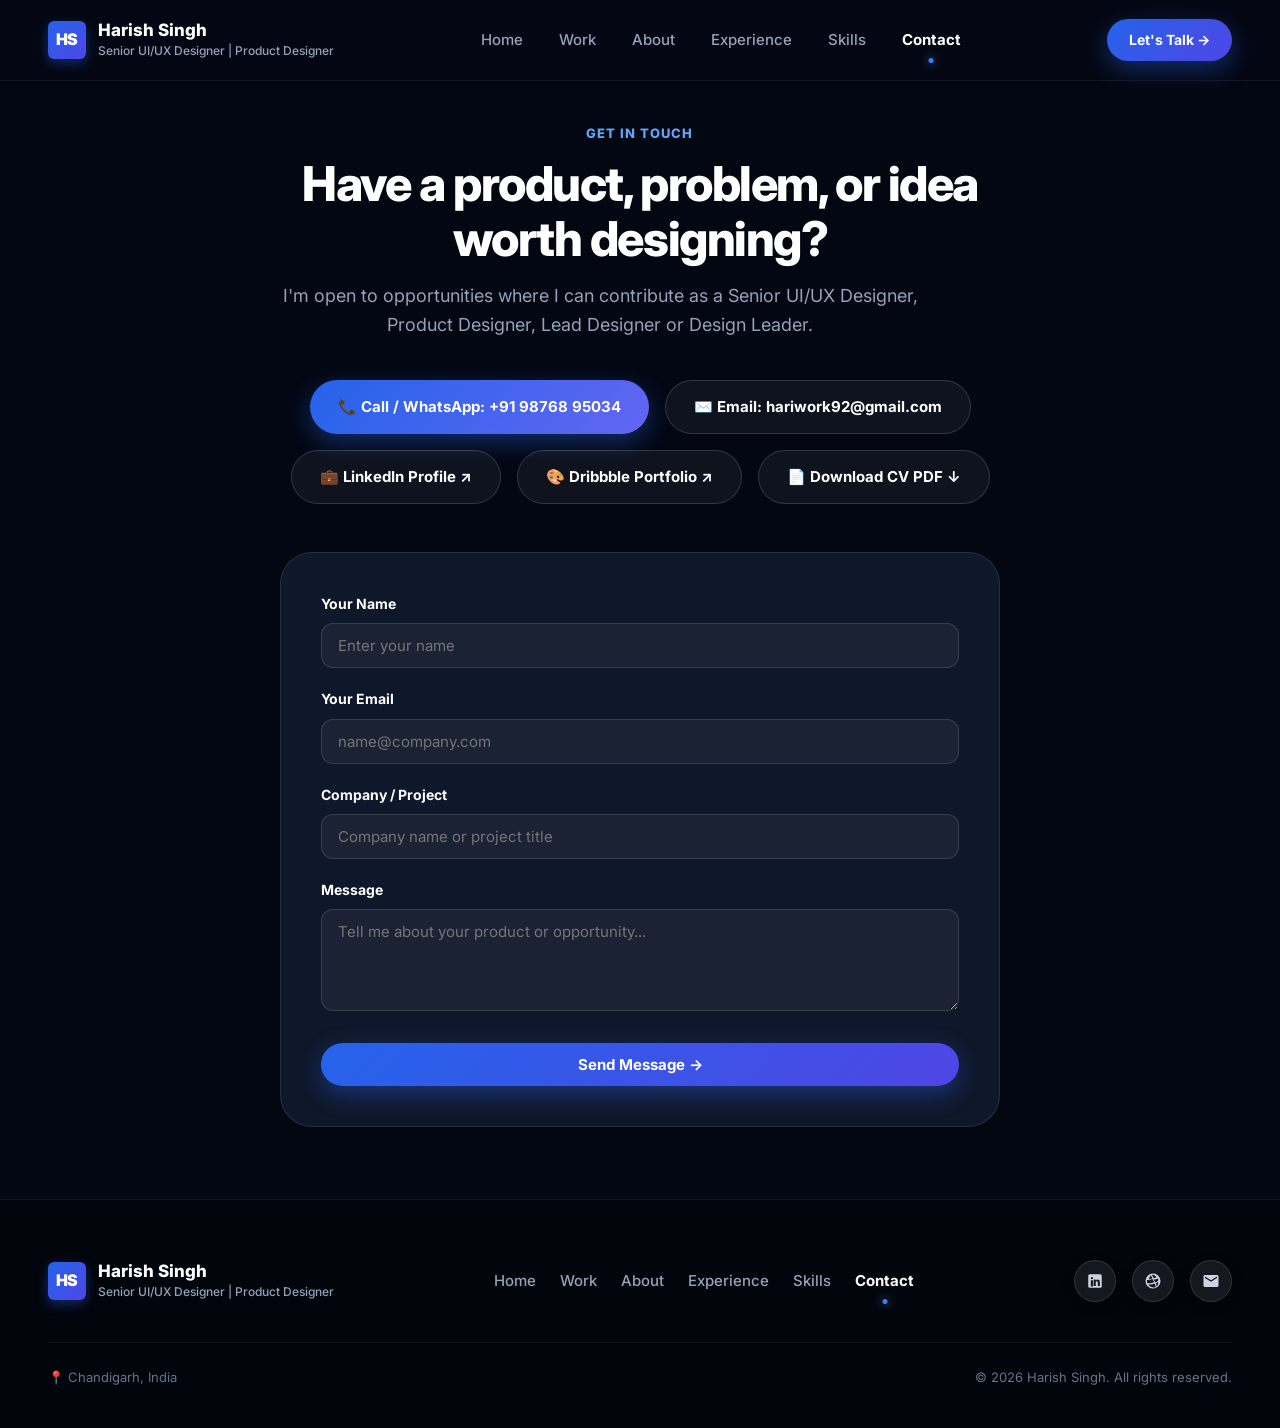
<file: contact.html>
<!DOCTYPE html>
<html lang="en">
<head>
  <meta charset="UTF-8">
  <meta name="viewport" content="width=device-width, initial-scale=1.0">
  <title>Get In Touch — Harish Singh | Senior UI/UX & Product Designer</title>
  <meta name="description" content="Contact Harish Singh for Senior UI/UX Designer, Product Designer, Lead Designer, or Design Leadership opportunities.">
  <meta name="author" content="Harish Singh">
  
  <link rel="preconnect" href="https://fonts.googleapis.com">
  <link rel="preconnect" href="https://fonts.gstatic.com" crossorigin>
  <link href="https://fonts.googleapis.com/css2?family=Caveat:wght@600;700&family=Inter:wght@300;400;500;600;700;800;900&display=swap" rel="stylesheet">
  
  <link rel="stylesheet" href="styles.css">
  <link rel="icon" type="image/svg+xml" href="data:image/svg+xml,<svg xmlns='http://www.w3.org/2000/svg' viewBox='0 0 100 100'><rect width='100' height='100' rx='20' fill='%230B132B'/><text x='50%' y='68%' font-size='48' font-weight='900' fill='%232563EB' text-anchor='middle' font-family='sans-serif'>HS</text></svg>">
</head>
<body>

  <!-- GLOBAL NAVIGATION HEADER -->
  <header class="site-header" id="siteHeader">
    <div class="container header-container">
      <a href="index.html" class="site-logo">
        <div class="logo-monogram">HS</div>
        <div class="logo-text-group">
          <span class="logo-name">Harish Singh</span>
          <span class="logo-title">Senior UI/UX Designer | Product Designer</span>
        </div>
      </a>

      <nav>
        <ul class="nav-links">
          <li><a href="index.html" class="nav-link">Home</a></li>
          <li><a href="work.html" class="nav-link">Work</a></li>
          <li><a href="about.html" class="nav-link">About</a></li>
          <li><a href="experience.html" class="nav-link">Experience</a></li>
          <li><a href="skills.html" class="nav-link">Skills</a></li>
          <li><a href="contact.html" class="nav-link active">Contact</a></li>
        </ul>
      </nav>

      <div class="header-right">
        <a href="contact.html" class="btn btn-primary" style="padding: 10px 22px; font-size: 0.875rem;">
          Let's Talk →
        </a>
        <button class="menu-toggle" id="menuToggle" aria-label="Toggle Mobile Menu">
          <span></span>
          <span></span>
          <span></span>
        </button>
      </div>
    </div>

    <!-- Mobile Nav Overlay -->
    <div class="mobile-nav" id="mobileNav">
      <a href="index.html" class="mobile-nav-link">Home</a>
      <a href="work.html" class="mobile-nav-link">Work</a>
      <a href="about.html" class="mobile-nav-link">About</a>
      <a href="experience.html" class="mobile-nav-link">Experience</a>
      <a href="skills.html" class="mobile-nav-link">Skills</a>
      <a href="contact.html" class="mobile-nav-link active">Contact</a>
      <button onclick="openModal('cvModal')" class="btn btn-secondary" style="margin-top: 10px;">View Curriculum Vitae</button>
      <a href="assets/Harish_Singh_UI_UX_designer_CV.pdf" target="_blank" rel="noopener noreferrer" download="Harish_Singh_UI_UX_designer_CV.pdf" class="btn btn-primary" style="margin-top: 6px;">Download CV PDF ↓</a>
    </div>
  </header>

  <main style="padding-top: 80px;">
    <!-- CONTACT PAGE CONTENT -->
    <section class="section" style="padding-top: 40px;">
      <div class="container">
        <div style="max-width: 720px; margin: 0 auto; text-align: center;">
          <span class="section-eyebrow">GET IN TOUCH</span>
          <h1 class="section-title">Have a product, problem, or idea worth designing?</h1>
          <p class="section-subtitle" style="margin-bottom: 40px;">
            I'm open to opportunities where I can contribute as a Senior UI/UX Designer, Product Designer, Lead Designer or Design Leader.
          </p>

          <div style="display: flex; flex-wrap: wrap; justify-content: center; gap: 16px; margin-bottom: 48px;">
            <a href="tel:+919876895034" class="btn btn-accent" style="padding: 14px 28px;">
              📞 Call / WhatsApp: +91 98768 95034
            </a>
            <a href="mailto:hariwork92@gmail.com" class="btn btn-secondary" style="padding: 14px 28px;">
              ✉️ Email: hariwork92@gmail.com
            </a>
            <a href="https://www.linkedin.com/in/harishsinghnegi/" target="_blank" rel="noopener noreferrer" class="btn btn-secondary" style="padding: 14px 28px;">
              💼 LinkedIn Profile ↗
            </a>
            <a href="https://dribbble.com/Hariwork" target="_blank" rel="noopener noreferrer" class="btn btn-secondary" style="padding: 14px 28px;">
              🎨 Dribbble Portfolio ↗
            </a>
            <a href="assets/Harish_Singh_UI_UX_designer_CV.pdf" target="_blank" rel="noopener noreferrer" download="Harish_Singh_UI_UX_designer_CV.pdf" class="btn btn-secondary" style="padding: 14px 28px;">
              📄 Download CV PDF ↓
            </a>
          </div>

          <!-- DIRECT CONTACT FORM -->
          <form action="https://formsubmit.co/hariwork92@gmail.com" method="POST" style="background: #0F172A; border-radius: var(--radius-xl); padding: 40px; border: 1px solid rgba(255, 255, 255, 0.1); text-align: left;">
            <input type="hidden" name="_subject" value="New Portfolio Inquiry for Harish Singh">
            <input type="hidden" name="_template" value="table">
            <input type="hidden" name="_captcha" value="false">

            <div style="margin-bottom: 20px;">
              <label style="display: block; font-size: 0.875rem; font-weight: 700; color: #FFFFFF; margin-bottom: 8px;">Your Name</label>
              <input type="text" name="name" required placeholder="Enter your name" style="width: 100%; padding: 12px 16px; background: rgba(255,255,255,0.05); border: 1px solid rgba(255,255,255,0.12); border-radius: var(--radius-sm); font-family: inherit; font-size: 0.9375rem; color: white;">
            </div>
            <div style="margin-bottom: 20px;">
              <label style="display: block; font-size: 0.875rem; font-weight: 700; color: #FFFFFF; margin-bottom: 8px;">Your Email</label>
              <input type="email" name="email" required placeholder="name@company.com" style="width: 100%; padding: 12px 16px; background: rgba(255,255,255,0.05); border: 1px solid rgba(255,255,255,0.12); border-radius: var(--radius-sm); font-family: inherit; font-size: 0.9375rem; color: white;">
            </div>
            <div style="margin-bottom: 20px;">
              <label style="display: block; font-size: 0.875rem; font-weight: 700; color: #FFFFFF; margin-bottom: 8px;">Company / Project</label>
              <input type="text" name="company" placeholder="Company name or project title" style="width: 100%; padding: 12px 16px; background: rgba(255,255,255,0.05); border: 1px solid rgba(255,255,255,0.12); border-radius: var(--radius-sm); font-family: inherit; font-size: 0.9375rem; color: white;">
            </div>
            <div style="margin-bottom: 24px;">
              <label style="display: block; font-size: 0.875rem; font-weight: 700; color: #FFFFFF; margin-bottom: 8px;">Message</label>
              <textarea name="message" rows="4" required placeholder="Tell me about your product or opportunity..." style="width: 100%; padding: 12px 16px; background: rgba(255,255,255,0.05); border: 1px solid rgba(255,255,255,0.12); border-radius: var(--radius-sm); font-family: inherit; font-size: 0.9375rem; color: white;"></textarea>
            </div>
            <button type="submit" class="btn btn-primary" style="width: 100%;">Send Message →</button>
          </form>
        </div>
      </div>
    </section>
  </main>

  <!-- FOOTER -->
  <footer class="site-footer">
    <div class="container">
      <div class="footer-top">
        <div class="site-logo">
          <div class="logo-monogram">HS</div>
          <div class="logo-text-group">
            <span class="logo-name" style="color:white;">Harish Singh</span>
            <span class="logo-title">Senior UI/UX Designer | Product Designer</span>
          </div>
        </div>

        <ul class="nav-links" style="display: flex; gap: 24px;">
          <li><a href="index.html" class="nav-link" style="color: #94A3B8;">Home</a></li>
          <li><a href="work.html" class="nav-link" style="color: #94A3B8;">Work</a></li>
          <li><a href="about.html" class="nav-link" style="color: #94A3B8;">About</a></li>
          <li><a href="experience.html" class="nav-link" style="color: #94A3B8;">Experience</a></li>
          <li><a href="skills.html" class="nav-link" style="color: #94A3B8;">Skills</a></li>
          <li><a href="contact.html" class="nav-link active" style="color: #FFFFFF;">Contact</a></li>
        </ul>

        <div class="footer-social-links">
          <a href="https://www.linkedin.com/in/harishsinghnegi/" target="_blank" rel="noopener noreferrer" class="footer-social-icon social-linkedin" aria-label="LinkedIn">
            <svg xmlns="http://www.w3.org/2000/svg" viewBox="0 0 24 24"><path d="M19 3a2 2 0 0 1 2 2v14a2 2 0 0 1-2 2H5a2 2 0 0 1-2-2V5a2 2 0 0 1 2-2h14m-.5 15.5v-5.3a3.26 3.26 0 0 0-3.26-3.26c-.85 0-1.84.52-2.28 1.3v-1.11h-2.79v8.37h2.79v-4.93c0-.77.62-1.4 1.39-1.4a1.4 1.4 0 0 1 1.4 1.4v4.93h2.75M6.46 10.9v8.37H9.25V10.9H6.46M7.86 6.78a1.5 1.5 0 1 0 1.5 1.5 1.5 1.5 0 0 0-1.5-1.5z"/></svg>
          </a>
          <a href="https://dribbble.com/Hariwork" target="_blank" rel="noopener noreferrer" class="footer-social-icon social-dribbble" aria-label="Dribbble">
            <svg xmlns="http://www.w3.org/2000/svg" viewBox="0 0 24 24"><path d="M12 2a10 10 0 1 0 10 10A10 10 0 0 0 12 2zm6.92 9.38a7.84 7.84 0 0 1-3.79 2.51 18.72 18.72 0 0 0-2.48-3.9 14.85 14.85 0 0 0 6.27-1.39v2.78zm-2.07-4.42a13.34 13.34 0 0 1-5.69 1.25 21.6 21.6 0 0 0-2.58-4.26 7.97 7.97 0 0 1 8.27 3.01zM10.1 3.52a19.78 19.78 0 0 1 2.68 4.38 12.91 12.91 0 0 1-6.19 1.44 8 8 0 0 1 3.51-5.82zM4.08 10.8a14.7 14.7 0 0 0 6.94-1.55 19.77 19.77 0 0 1 2.53 4A10.74 10.74 0 0 1 4 14.39v-3.59zm1.38 5.48a12.63 12.63 0 0 0 8.51-1.07 19.64 19.64 0 0 1 1.77 4.7 8.04 8.04 0 0 1-10.28-3.63zm11.75 3.3a17.82 17.82 0 0 0-1.63-4.32 9.68 9.68 0 0 0 3.39-2.18 8 8 0 0 1-1.76 6.5z"/></svg>
          </a>
          <a href="mailto:hariwork92@gmail.com" class="footer-social-icon social-email" aria-label="Email">
            <svg xmlns="http://www.w3.org/2000/svg" viewBox="0 0 24 24"><path d="M20 4H4c-1.1 0-1.99.9-1.99 2L2 18c0 1.1.9 2 2 2h16c1.1 0 2-.9 2-2V6c0-1.1-.9-2-2-2zm0 4l-8 5-8-5V6l8 5 8-5v2z"/></svg>
          </a>
        </div>
      </div>

      <div style="margin-top: 40px; padding-top: 24px; border-top: 1px solid rgba(255, 255, 255, 0.05); display: flex; flex-wrap: wrap; justify-content: space-between; align-items: center; font-size: 0.8125rem; color: #64748B;">
        <span>📍 Chandigarh, India</span>
        <span>© 2026 Harish Singh. All rights reserved.</span>
      </div>
    </div>
  </footer>

  <script src="script.js"></script>
</body>
</html>
</file>
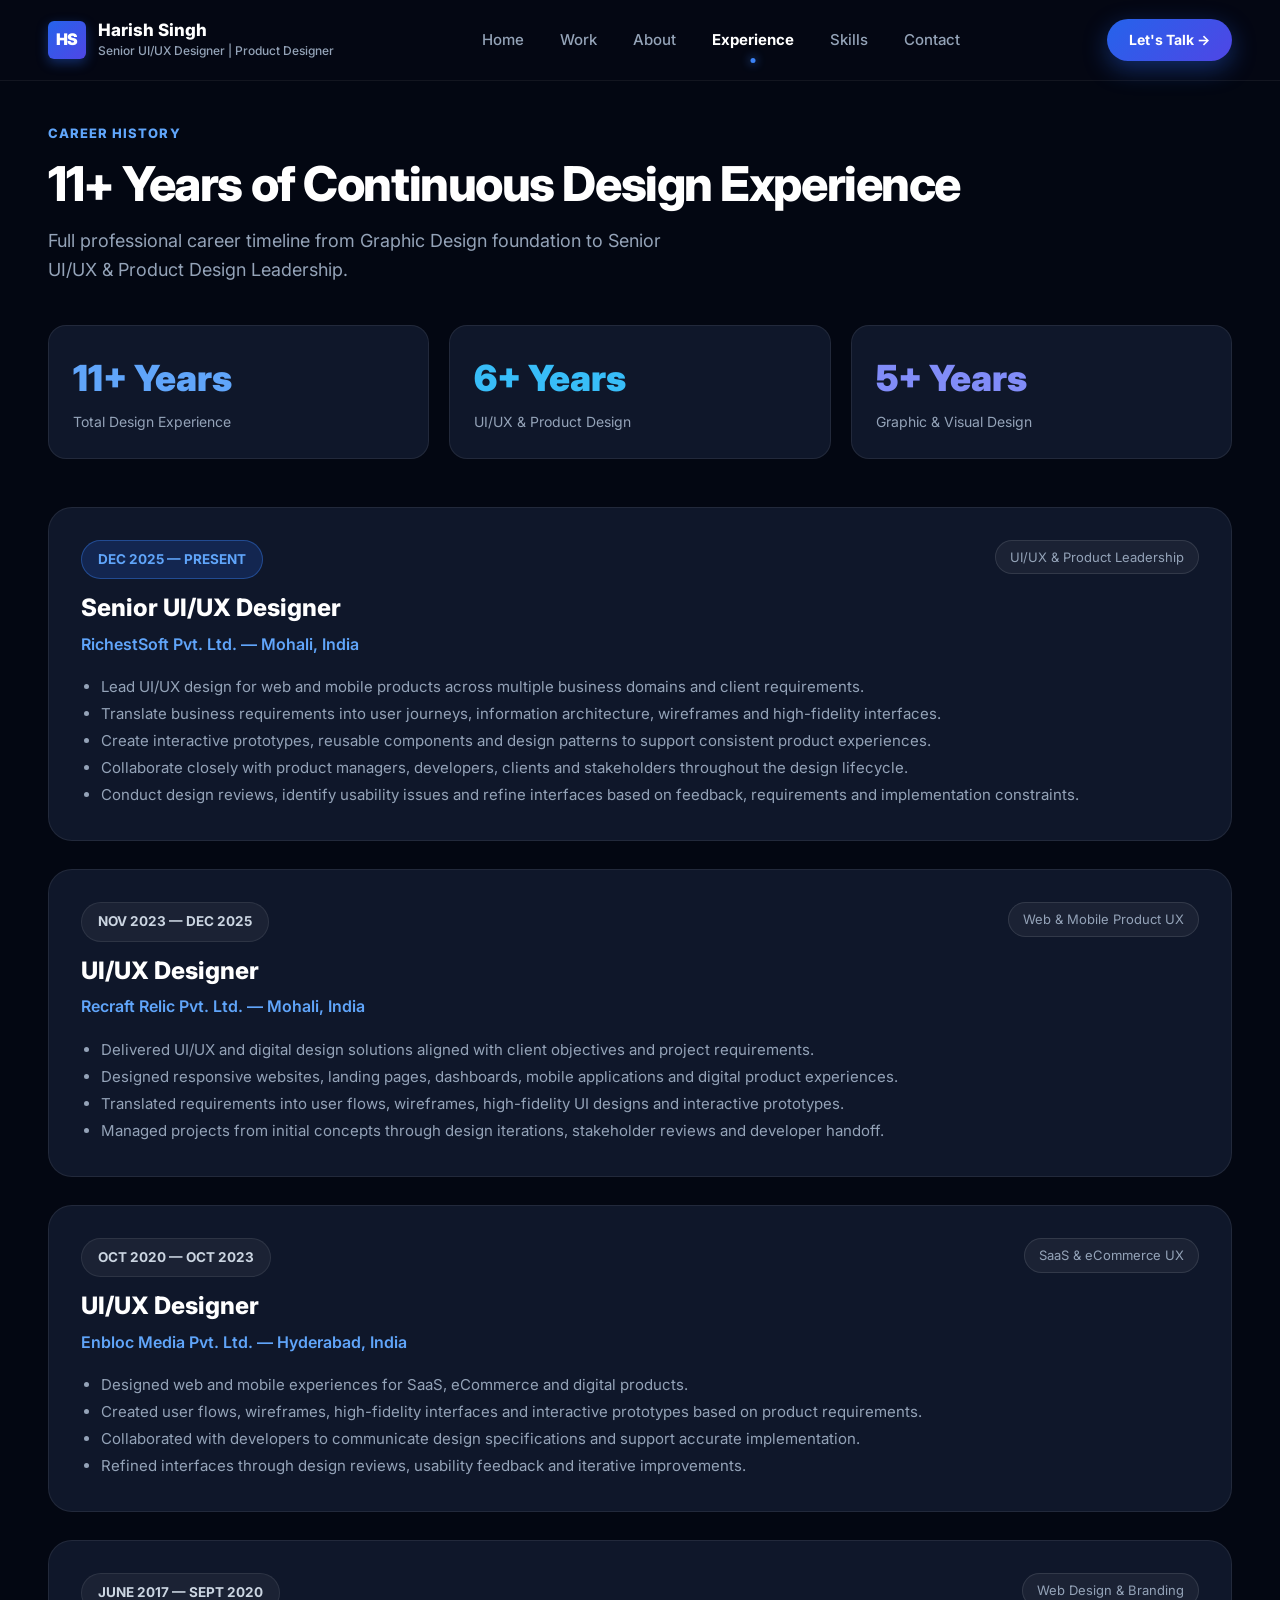
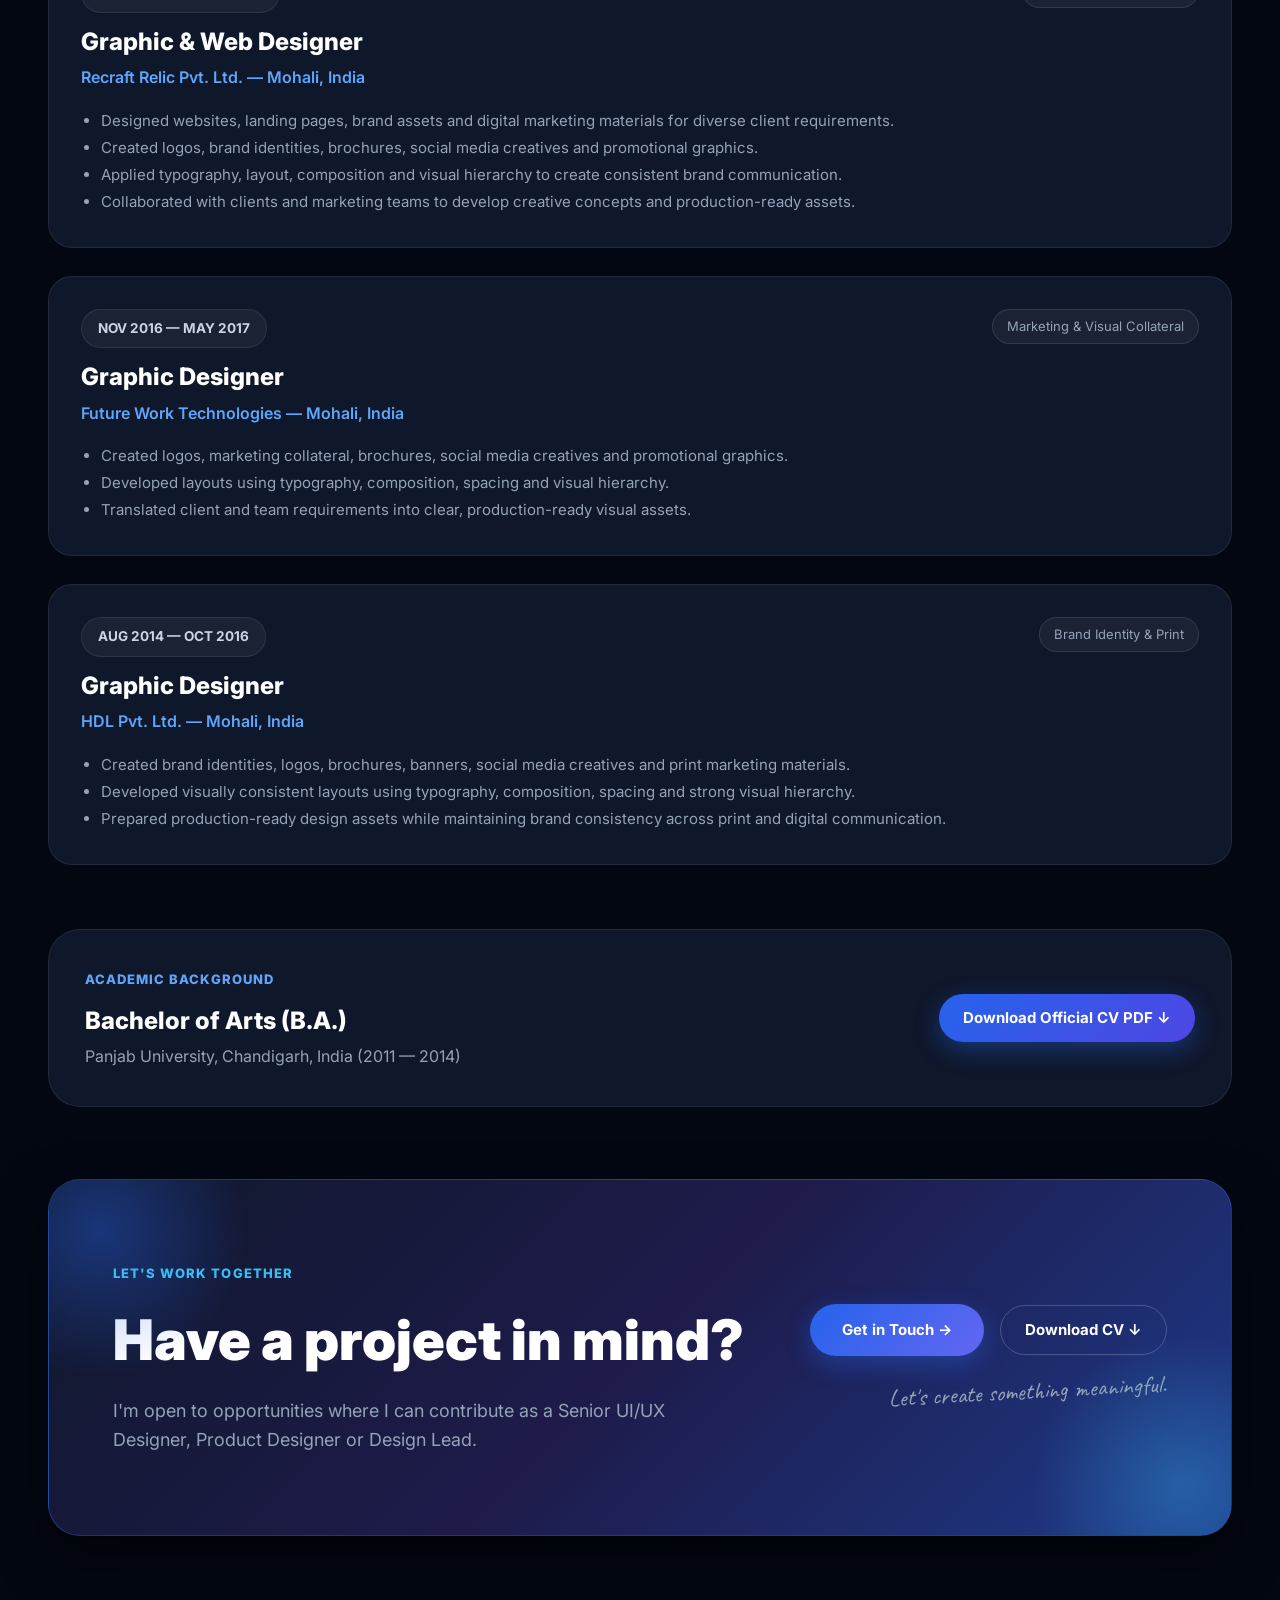
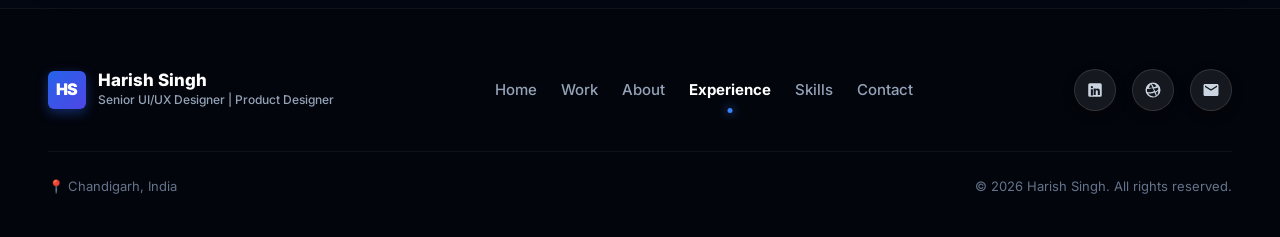
<file: experience.html>
<!DOCTYPE html>
<html lang="en">
<head>
  <meta charset="UTF-8">
  <meta name="viewport" content="width=device-width, initial-scale=1.0">
  <title>Career Experience & Timeline — Harish Singh | Senior UI/UX Designer</title>
  <meta name="description" content="11+ years of design experience timeline from Graphic Design foundation to Senior UI/UX & Product Design Leadership by Harish Singh.">
  <meta name="author" content="Harish Singh">
  
  <link rel="preconnect" href="https://fonts.googleapis.com">
  <link rel="preconnect" href="https://fonts.gstatic.com" crossorigin>
  <link href="https://fonts.googleapis.com/css2?family=Caveat:wght@600;700&family=Inter:wght@300;400;500;600;700;800;900&display=swap" rel="stylesheet">
  
  <link rel="stylesheet" href="styles.css">
  <link rel="icon" type="image/svg+xml" href="data:image/svg+xml,<svg xmlns='http://www.w3.org/2000/svg' viewBox='0 0 100 100'><rect width='100' height='100' rx='20' fill='%230B132B'/><text x='50%' y='68%' font-size='48' font-weight='900' fill='%232563EB' text-anchor='middle' font-family='sans-serif'>HS</text></svg>">
</head>
<body>

  <!-- GLOBAL NAVIGATION HEADER -->
  <header class="site-header" id="siteHeader">
    <div class="container header-container">
      <a href="index.html" class="site-logo">
        <div class="logo-monogram">HS</div>
        <div class="logo-text-group">
          <span class="logo-name">Harish Singh</span>
          <span class="logo-title">Senior UI/UX Designer | Product Designer</span>
        </div>
      </a>

      <nav>
        <ul class="nav-links">
          <li><a href="index.html" class="nav-link">Home</a></li>
          <li><a href="work.html" class="nav-link">Work</a></li>
          <li><a href="about.html" class="nav-link">About</a></li>
          <li><a href="experience.html" class="nav-link active">Experience</a></li>
          <li><a href="skills.html" class="nav-link">Skills</a></li>
          <li><a href="contact.html" class="nav-link">Contact</a></li>
        </ul>
      </nav>

      <div class="header-right">
        <a href="contact.html" class="btn btn-primary" style="padding: 10px 22px; font-size: 0.875rem;">
          Let's Talk →
        </a>
        <button class="menu-toggle" id="menuToggle" aria-label="Toggle Mobile Menu">
          <span></span>
          <span></span>
          <span></span>
        </button>
      </div>
    </div>

    <!-- Mobile Nav Overlay -->
    <div class="mobile-nav" id="mobileNav">
      <a href="index.html" class="mobile-nav-link">Home</a>
      <a href="work.html" class="mobile-nav-link">Work</a>
      <a href="about.html" class="mobile-nav-link">About</a>
      <a href="experience.html" class="mobile-nav-link active">Experience</a>
      <a href="skills.html" class="mobile-nav-link">Skills</a>
      <a href="contact.html" class="mobile-nav-link">Contact</a>
      <button onclick="openModal('cvModal')" class="btn btn-secondary" style="margin-top: 10px;">View Curriculum Vitae</button>
      <a href="assets/Harish_Singh_UI_UX_designer_CV.pdf" target="_blank" rel="noopener noreferrer" download="Harish_Singh_UI_UX_designer_CV.pdf" class="btn btn-primary" style="margin-top: 6px;">Download CV PDF ↓</a>
    </div>
  </header>

  <main style="padding-top: 80px;">
    <!-- EXPERIENCE PAGE CONTENT -->
    <section class="section" style="padding-top: 40px;">
      <div class="container">
        <span class="section-eyebrow">CAREER HISTORY</span>
        <h1 class="section-title">11+ Years of Continuous Design Experience</h1>
        <p class="section-subtitle">Full professional career timeline from Graphic Design foundation to Senior UI/UX & Product Design Leadership.</p>

        <!-- STATS OVERVIEW CARDS -->
        <div style="display: grid; grid-template-columns: repeat(auto-fit, minmax(240px, 1fr)); gap: 20px; margin-top: 40px; margin-bottom: 48px;">
          <div style="padding: 24px; background: #0F172A; border-radius: var(--radius-md); border: 1px solid rgba(255,255,255,0.08);">
            <div style="font-size: 2.25rem; font-weight: 900; color: #60A5FA;">11+ Years</div>
            <div style="font-size: 0.875rem; color: #94A3B8; margin-top: 4px;">Total Design Experience</div>
          </div>
          <div style="padding: 24px; background: #0F172A; border-radius: var(--radius-md); border: 1px solid rgba(255,255,255,0.08);">
            <div style="font-size: 2.25rem; font-weight: 900; color: #38BDF8;">6+ Years</div>
            <div style="font-size: 0.875rem; color: #94A3B8; margin-top: 4px;">UI/UX & Product Design</div>
          </div>
          <div style="padding: 24px; background: #0F172A; border-radius: var(--radius-md); border: 1px solid rgba(255,255,255,0.08);">
            <div style="font-size: 2.25rem; font-weight: 900; color: #818CF8;">5+ Years</div>
            <div style="font-size: 0.875rem; color: #94A3B8; margin-top: 4px;">Graphic & Visual Design</div>
          </div>
        </div>

        <!-- FULL CAREER TIMELINE MATCHING CV PDF -->
        <div style="display: flex; flex-direction: column; gap: 28px;">
          
          <!-- ROLE 1: RICHESTSOFT -->
          <div style="padding: 32px; background: #0F172A; border-radius: var(--radius-lg); border: 1px solid rgba(255,255,255,0.08); position: relative;">
            <div style="display: flex; flex-wrap: wrap; justify-content: space-between; align-items: flex-start; gap: 16px; margin-bottom: 16px;">
              <div>
                <span class="tag-badge" style="margin-bottom: 10px; display: inline-block; background: rgba(37, 99, 235, 0.2); color: #60A5FA; border-color: rgba(59, 130, 246, 0.4);">DEC 2025 — PRESENT</span>
                <h3 style="font-size: 1.5rem; font-weight: 800; color: #FFFFFF; margin-bottom: 4px;">Senior UI/UX Designer</h3>
                <p style="font-size: 1rem; color: #60A5FA; font-weight: 600;">RichestSoft Pvt. Ltd. — Mohali, India</p>
              </div>
              <span style="padding: 6px 14px; background: rgba(255,255,255,0.05); border-radius: var(--radius-full); font-size: 0.8125rem; color: #94A3B8; border: 1px solid rgba(255,255,255,0.1);">UI/UX & Product Leadership</span>
            </div>

            <ul style="list-style: disc; padding-left: 20px; color: var(--text-muted); font-size: 0.9375rem; line-height: 1.8;">
              <li>Lead UI/UX design for web and mobile products across multiple business domains and client requirements.</li>
              <li>Translate business requirements into user journeys, information architecture, wireframes and high-fidelity interfaces.</li>
              <li>Create interactive prototypes, reusable components and design patterns to support consistent product experiences.</li>
              <li>Collaborate closely with product managers, developers, clients and stakeholders throughout the design lifecycle.</li>
              <li>Conduct design reviews, identify usability issues and refine interfaces based on feedback, requirements and implementation constraints.</li>
            </ul>
          </div>

          <!-- ROLE 2: RECRAFT RELIC (UI/UX) -->
          <div style="padding: 32px; background: #0F172A; border-radius: var(--radius-lg); border: 1px solid rgba(255,255,255,0.08);">
            <div style="display: flex; flex-wrap: wrap; justify-content: space-between; align-items: flex-start; gap: 16px; margin-bottom: 16px;">
              <div>
                <span class="tag-badge" style="margin-bottom: 10px; display: inline-block;">NOV 2023 — DEC 2025</span>
                <h3 style="font-size: 1.5rem; font-weight: 800; color: #FFFFFF; margin-bottom: 4px;">UI/UX Designer</h3>
                <p style="font-size: 1rem; color: #60A5FA; font-weight: 600;">Recraft Relic Pvt. Ltd. — Mohali, India</p>
              </div>
              <span style="padding: 6px 14px; background: rgba(255,255,255,0.05); border-radius: var(--radius-full); font-size: 0.8125rem; color: #94A3B8; border: 1px solid rgba(255,255,255,0.1);">Web & Mobile Product UX</span>
            </div>

            <ul style="list-style: disc; padding-left: 20px; color: var(--text-muted); font-size: 0.9375rem; line-height: 1.8;">
              <li>Delivered UI/UX and digital design solutions aligned with client objectives and project requirements.</li>
              <li>Designed responsive websites, landing pages, dashboards, mobile applications and digital product experiences.</li>
              <li>Translated requirements into user flows, wireframes, high-fidelity UI designs and interactive prototypes.</li>
              <li>Managed projects from initial concepts through design iterations, stakeholder reviews and developer handoff.</li>
            </ul>
          </div>

          <!-- ROLE 3: ENBLOC MEDIA -->
          <div style="padding: 32px; background: #0F172A; border-radius: var(--radius-lg); border: 1px solid rgba(255,255,255,0.08);">
            <div style="display: flex; flex-wrap: wrap; justify-content: space-between; align-items: flex-start; gap: 16px; margin-bottom: 16px;">
              <div>
                <span class="tag-badge" style="margin-bottom: 10px; display: inline-block;">OCT 2020 — OCT 2023</span>
                <h3 style="font-size: 1.5rem; font-weight: 800; color: #FFFFFF; margin-bottom: 4px;">UI/UX Designer</h3>
                <p style="font-size: 1rem; color: #60A5FA; font-weight: 600;">Enbloc Media Pvt. Ltd. — Hyderabad, India</p>
              </div>
              <span style="padding: 6px 14px; background: rgba(255,255,255,0.05); border-radius: var(--radius-full); font-size: 0.8125rem; color: #94A3B8; border: 1px solid rgba(255,255,255,0.1);">SaaS & eCommerce UX</span>
            </div>

            <ul style="list-style: disc; padding-left: 20px; color: var(--text-muted); font-size: 0.9375rem; line-height: 1.8;">
              <li>Designed web and mobile experiences for SaaS, eCommerce and digital products.</li>
              <li>Created user flows, wireframes, high-fidelity interfaces and interactive prototypes based on product requirements.</li>
              <li>Collaborated with developers to communicate design specifications and support accurate implementation.</li>
              <li>Refined interfaces through design reviews, usability feedback and iterative improvements.</li>
            </ul>
          </div>

          <!-- ROLE 4: RECRAFT RELIC (GRAPHIC & WEB) -->
          <div style="padding: 32px; background: #0F172A; border-radius: var(--radius-lg); border: 1px solid rgba(255,255,255,0.08);">
            <div style="display: flex; flex-wrap: wrap; justify-content: space-between; align-items: flex-start; gap: 16px; margin-bottom: 16px;">
              <div>
                <span class="tag-badge" style="margin-bottom: 10px; display: inline-block;">JUNE 2017 — SEPT 2020</span>
                <h3 style="font-size: 1.5rem; font-weight: 800; color: #FFFFFF; margin-bottom: 4px;">Graphic & Web Designer</h3>
                <p style="font-size: 1rem; color: #60A5FA; font-weight: 600;">Recraft Relic Pvt. Ltd. — Mohali, India</p>
              </div>
              <span style="padding: 6px 14px; background: rgba(255,255,255,0.05); border-radius: var(--radius-full); font-size: 0.8125rem; color: #94A3B8; border: 1px solid rgba(255,255,255,0.1);">Web Design & Branding</span>
            </div>

            <ul style="list-style: disc; padding-left: 20px; color: var(--text-muted); font-size: 0.9375rem; line-height: 1.8;">
              <li>Designed websites, landing pages, brand assets and digital marketing materials for diverse client requirements.</li>
              <li>Created logos, brand identities, brochures, social media creatives and promotional graphics.</li>
              <li>Applied typography, layout, composition and visual hierarchy to create consistent brand communication.</li>
              <li>Collaborated with clients and marketing teams to develop creative concepts and production-ready assets.</li>
            </ul>
          </div>

          <!-- ROLE 5: FUTURE WORK TECHNOLOGIES -->
          <div style="padding: 32px; background: #0F172A; border-radius: var(--radius-lg); border: 1px solid rgba(255,255,255,0.08);">
            <div style="display: flex; flex-wrap: wrap; justify-content: space-between; align-items: flex-start; gap: 16px; margin-bottom: 16px;">
              <div>
                <span class="tag-badge" style="margin-bottom: 10px; display: inline-block;">NOV 2016 — MAY 2017</span>
                <h3 style="font-size: 1.5rem; font-weight: 800; color: #FFFFFF; margin-bottom: 4px;">Graphic Designer</h3>
                <p style="font-size: 1rem; color: #60A5FA; font-weight: 600;">Future Work Technologies — Mohali, India</p>
              </div>
              <span style="padding: 6px 14px; background: rgba(255,255,255,0.05); border-radius: var(--radius-full); font-size: 0.8125rem; color: #94A3B8; border: 1px solid rgba(255,255,255,0.1);">Marketing & Visual Collateral</span>
            </div>

            <ul style="list-style: disc; padding-left: 20px; color: var(--text-muted); font-size: 0.9375rem; line-height: 1.8;">
              <li>Created logos, marketing collateral, brochures, social media creatives and promotional graphics.</li>
              <li>Developed layouts using typography, composition, spacing and visual hierarchy.</li>
              <li>Translated client and team requirements into clear, production-ready visual assets.</li>
            </ul>
          </div>

          <!-- ROLE 6: HDL PVT LTD -->
          <div style="padding: 32px; background: #0F172A; border-radius: var(--radius-lg); border: 1px solid rgba(255,255,255,0.08);">
            <div style="display: flex; flex-wrap: wrap; justify-content: space-between; align-items: flex-start; gap: 16px; margin-bottom: 16px;">
              <div>
                <span class="tag-badge" style="margin-bottom: 10px; display: inline-block;">AUG 2014 — OCT 2016</span>
                <h3 style="font-size: 1.5rem; font-weight: 800; color: #FFFFFF; margin-bottom: 4px;">Graphic Designer</h3>
                <p style="font-size: 1rem; color: #60A5FA; font-weight: 600;">HDL Pvt. Ltd. — Mohali, India</p>
              </div>
              <span style="padding: 6px 14px; background: rgba(255,255,255,0.05); border-radius: var(--radius-full); font-size: 0.8125rem; color: #94A3B8; border: 1px solid rgba(255,255,255,0.1);">Brand Identity & Print</span>
            </div>

            <ul style="list-style: disc; padding-left: 20px; color: var(--text-muted); font-size: 0.9375rem; line-height: 1.8;">
              <li>Created brand identities, logos, brochures, banners, social media creatives and print marketing materials.</li>
              <li>Developed visually consistent layouts using typography, composition, spacing and strong visual hierarchy.</li>
              <li>Prepared production-ready design assets while maintaining brand consistency across print and digital communication.</li>
            </ul>
          </div>

        </div>

        <!-- EDUCATION SECTION -->
        <div style="margin-top: 64px; padding: 36px; background: #0F172A; border-radius: var(--radius-xl); border: 1px solid rgba(255,255,255,0.08); display: flex; flex-wrap: wrap; justify-content: space-between; align-items: center; gap: 24px;">
          <div>
            <span class="section-eyebrow">ACADEMIC BACKGROUND</span>
            <h3 style="font-size: 1.5rem; font-weight: 800; color: #FFFFFF;">Bachelor of Arts (B.A.)</h3>
            <p style="font-size: 1rem; color: #94A3B8; margin-top: 4px;">Panjab University, Chandigarh, India (2011 — 2014)</p>
          </div>
          <a href="assets/Harish_Singh_UI_UX_designer_CV.pdf" target="_blank" rel="noopener noreferrer" download="Harish_Singh_UI_UX_designer_CV.pdf" class="btn btn-primary">Download Official CV PDF ↓</a>
        </div>
      </div>
    </section>

    <!-- GLOBAL CTA BANNER ("LET'S WORK TOGETHER") -->
    <section class="section" style="padding-top: 0;">
      <div class="container">
        <div class="cta-banner-dark">
          <div class="cta-banner-content">
            <span class="section-eyebrow" style="color: #38BDF8;">LET'S WORK TOGETHER</span>
            <h2>Have a project in mind?</h2>
            <p>I'm open to opportunities where I can contribute as a Senior UI/UX Designer, Product Designer or Design Lead.</p>
          </div>

          <div style="display: flex; flex-direction: column; align-items: flex-end; gap: 16px;">
            <div class="cta-banner-actions">
              <a href="contact.html" class="btn btn-accent" style="padding: 14px 32px;">Get in Touch →</a>
              <a href="assets/Harish_Singh_UI_UX_designer_CV.pdf" target="_blank" rel="noopener noreferrer" download="Harish_Singh_UI_UX_designer_CV.pdf" class="btn btn-secondary" style="background: transparent; color: white; border-color: rgba(255,255,255,0.2);">Download CV ↓</a>
            </div>
            <div style="font-family: var(--font-handwriting); font-size: 1.5rem; color: #94A3B8; transform: rotate(-3deg);">
              Let's create something meaningful.
            </div>
          </div>
        </div>
      </div>
    </section>
  </main>

  <!-- FOOTER -->
  <footer class="site-footer">
    <div class="container">
      <div class="footer-top">
        <div class="site-logo">
          <div class="logo-monogram">HS</div>
          <div class="logo-text-group">
            <span class="logo-name" style="color:white;">Harish Singh</span>
            <span class="logo-title">Senior UI/UX Designer | Product Designer</span>
          </div>
        </div>

        <ul class="nav-links" style="display: flex; gap: 24px;">
          <li><a href="index.html" class="nav-link" style="color: #94A3B8;">Home</a></li>
          <li><a href="work.html" class="nav-link" style="color: #94A3B8;">Work</a></li>
          <li><a href="about.html" class="nav-link" style="color: #94A3B8;">About</a></li>
          <li><a href="experience.html" class="nav-link active" style="color: #FFFFFF;">Experience</a></li>
          <li><a href="skills.html" class="nav-link" style="color: #94A3B8;">Skills</a></li>
          <li><a href="contact.html" class="nav-link" style="color: #94A3B8;">Contact</a></li>
        </ul>

        <div class="footer-social-links">
          <a href="https://www.linkedin.com/in/harishsinghnegi/" target="_blank" rel="noopener noreferrer" class="footer-social-icon social-linkedin" aria-label="LinkedIn">
            <svg xmlns="http://www.w3.org/2000/svg" viewBox="0 0 24 24"><path d="M19 3a2 2 0 0 1 2 2v14a2 2 0 0 1-2 2H5a2 2 0 0 1-2-2V5a2 2 0 0 1 2-2h14m-.5 15.5v-5.3a3.26 3.26 0 0 0-3.26-3.26c-.85 0-1.84.52-2.28 1.3v-1.11h-2.79v8.37h2.79v-4.93c0-.77.62-1.4 1.39-1.4a1.4 1.4 0 0 1 1.4 1.4v4.93h2.75M6.46 10.9v8.37H9.25V10.9H6.46M7.86 6.78a1.5 1.5 0 1 0 1.5 1.5 1.5 1.5 0 0 0-1.5-1.5z"/></svg>
          </a>
          <a href="https://dribbble.com/Hariwork" target="_blank" rel="noopener noreferrer" class="footer-social-icon social-dribbble" aria-label="Dribbble">
            <svg xmlns="http://www.w3.org/2000/svg" viewBox="0 0 24 24"><path d="M12 2a10 10 0 1 0 10 10A10 10 0 0 0 12 2zm6.92 9.38a7.84 7.84 0 0 1-3.79 2.51 18.72 18.72 0 0 0-2.48-3.9 14.85 14.85 0 0 0 6.27-1.39v2.78zm-2.07-4.42a13.34 13.34 0 0 1-5.69 1.25 21.6 21.6 0 0 0-2.58-4.26 7.97 7.97 0 0 1 8.27 3.01zM10.1 3.52a19.78 19.78 0 0 1 2.68 4.38 12.91 12.91 0 0 1-6.19 1.44 8 8 0 0 1 3.51-5.82zM4.08 10.8a14.7 14.7 0 0 0 6.94-1.55 19.77 19.77 0 0 1 2.53 4A10.74 10.74 0 0 1 4 14.39v-3.59zm1.38 5.48a12.63 12.63 0 0 0 8.51-1.07 19.64 19.64 0 0 1 1.77 4.7 8.04 8.04 0 0 1-10.28-3.63zm11.75 3.3a17.82 17.82 0 0 0-1.63-4.32 9.68 9.68 0 0 0 3.39-2.18 8 8 0 0 1-1.76 6.5z"/></svg>
          </a>
          <a href="mailto:hariwork92@gmail.com" class="footer-social-icon social-email" aria-label="Email">
            <svg xmlns="http://www.w3.org/2000/svg" viewBox="0 0 24 24"><path d="M20 4H4c-1.1 0-1.99.9-1.99 2L2 18c0 1.1.9 2 2 2h16c1.1 0 2-.9 2-2V6c0-1.1-.9-2-2-2zm0 4l-8 5-8-5V6l8 5 8-5v2z"/></svg>
          </a>
        </div>
      </div>

      <div style="margin-top: 40px; padding-top: 24px; border-top: 1px solid rgba(255, 255, 255, 0.05); display: flex; flex-wrap: wrap; justify-content: space-between; align-items: center; font-size: 0.8125rem; color: #64748B;">
        <span>📍 Chandigarh, India</span>
        <span>© 2026 Harish Singh. All rights reserved.</span>
      </div>
    </div>
  </footer>

  <script src="script.js"></script>
</body>
</html>
</file>
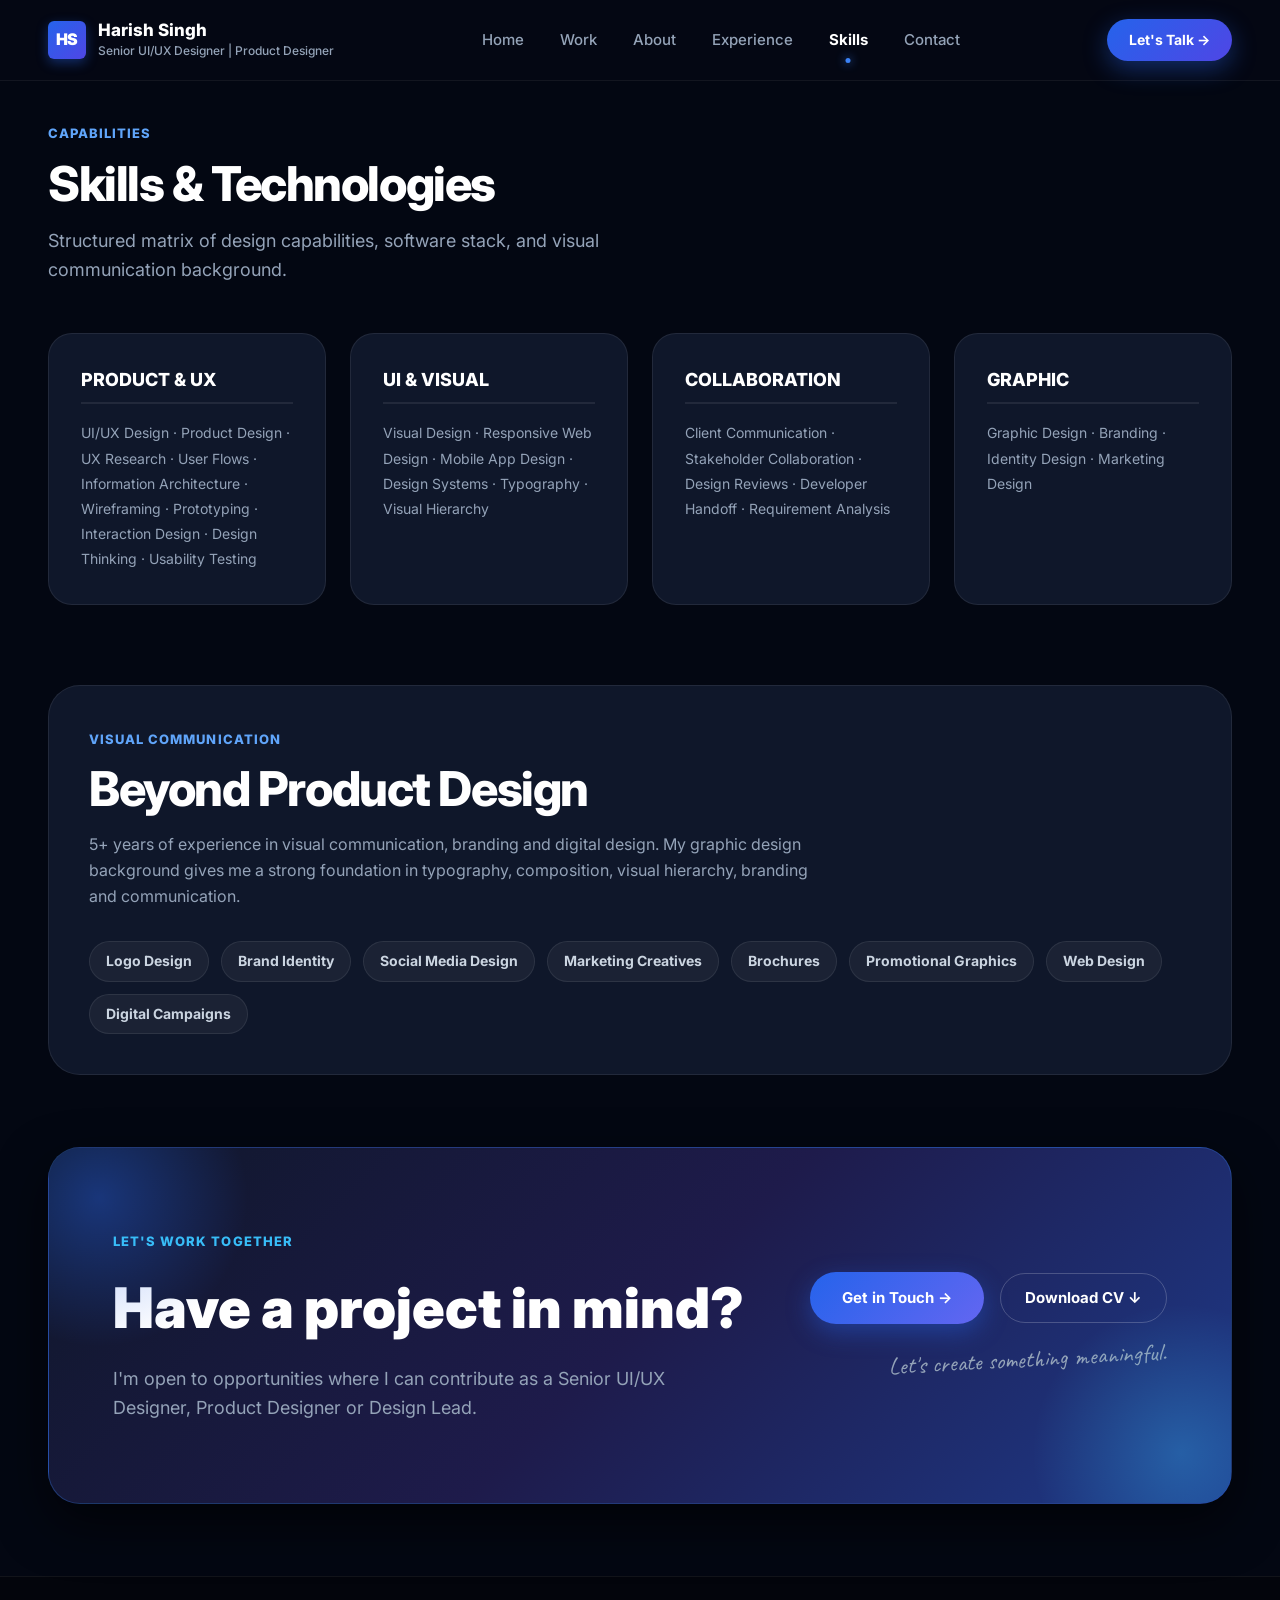
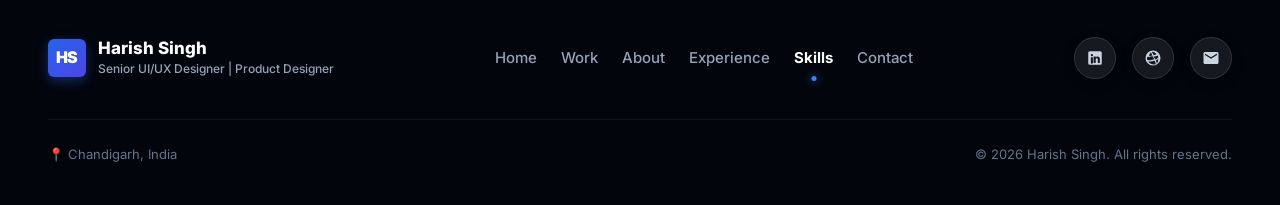
<file: skills.html>
<!DOCTYPE html>
<html lang="en">
<head>
  <meta charset="UTF-8">
  <meta name="viewport" content="width=device-width, initial-scale=1.0">
  <title>Design Skills & Technologies — Harish Singh | Senior UI/UX Designer</title>
  <meta name="description" content="Structured design matrix of UI/UX, Product Design, Graphic Design, Figma Design Systems, and tools by Harish Singh.">
  <meta name="author" content="Harish Singh">
  
  <link rel="preconnect" href="https://fonts.googleapis.com">
  <link rel="preconnect" href="https://fonts.gstatic.com" crossorigin>
  <link href="https://fonts.googleapis.com/css2?family=Caveat:wght@600;700&family=Inter:wght@300;400;500;600;700;800;900&display=swap" rel="stylesheet">
  
  <link rel="stylesheet" href="styles.css">
  <link rel="icon" type="image/svg+xml" href="data:image/svg+xml,<svg xmlns='http://www.w3.org/2000/svg' viewBox='0 0 100 100'><rect width='100' height='100' rx='20' fill='%230B132B'/><text x='50%' y='68%' font-size='48' font-weight='900' fill='%232563EB' text-anchor='middle' font-family='sans-serif'>HS</text></svg>">
</head>
<body>

  <!-- GLOBAL NAVIGATION HEADER -->
  <header class="site-header" id="siteHeader">
    <div class="container header-container">
      <a href="index.html" class="site-logo">
        <div class="logo-monogram">HS</div>
        <div class="logo-text-group">
          <span class="logo-name">Harish Singh</span>
          <span class="logo-title">Senior UI/UX Designer | Product Designer</span>
        </div>
      </a>

      <nav>
        <ul class="nav-links">
          <li><a href="index.html" class="nav-link">Home</a></li>
          <li><a href="work.html" class="nav-link">Work</a></li>
          <li><a href="about.html" class="nav-link">About</a></li>
          <li><a href="experience.html" class="nav-link">Experience</a></li>
          <li><a href="skills.html" class="nav-link active">Skills</a></li>
          <li><a href="contact.html" class="nav-link">Contact</a></li>
        </ul>
      </nav>

      <div class="header-right">
        <a href="contact.html" class="btn btn-primary" style="padding: 10px 22px; font-size: 0.875rem;">
          Let's Talk →
        </a>
        <button class="menu-toggle" id="menuToggle" aria-label="Toggle Mobile Menu">
          <span></span>
          <span></span>
          <span></span>
        </button>
      </div>
    </div>

    <!-- Mobile Nav Overlay -->
    <div class="mobile-nav" id="mobileNav">
      <a href="index.html" class="mobile-nav-link">Home</a>
      <a href="work.html" class="mobile-nav-link">Work</a>
      <a href="about.html" class="mobile-nav-link">About</a>
      <a href="experience.html" class="mobile-nav-link">Experience</a>
      <a href="skills.html" class="mobile-nav-link active">Skills</a>
      <a href="contact.html" class="mobile-nav-link">Contact</a>
      <button onclick="openModal('cvModal')" class="btn btn-secondary" style="margin-top: 10px;">View Curriculum Vitae</button>
      <a href="assets/Harish_Singh_UI_UX_designer_CV.pdf" target="_blank" rel="noopener noreferrer" download="Harish_Singh_UI_UX_designer_CV.pdf" class="btn btn-primary" style="margin-top: 6px;">Download CV PDF ↓</a>
    </div>
  </header>

  <main style="padding-top: 80px;">
    <!-- SKILLS PAGE CONTENT -->
    <section class="section" style="padding-top: 40px;">
      <div class="container">
        <span class="section-eyebrow">CAPABILITIES</span>
        <h1 class="section-title">Skills & Technologies</h1>
        <p class="section-subtitle">Structured matrix of design capabilities, software stack, and visual communication background.</p>

        <div style="display: grid; grid-template-columns: repeat(auto-fit, minmax(260px, 1fr)); gap: 24px; margin-top: 48px;">
          <div style="padding: 32px; background: #0F172A; border-radius: var(--radius-lg); border: 1px solid rgba(255,255,255,0.08);">
            <h3 style="font-size: 1.125rem; font-weight: 800; color: #FFFFFF; margin-bottom: 16px; border-bottom: 2px solid rgba(255,255,255,0.08); padding-bottom: 8px;">PRODUCT & UX</h3>
            <p style="font-size: 0.875rem; color: var(--text-muted); line-height: 1.8;">
              UI/UX Design · Product Design · UX Research · User Flows · Information Architecture · Wireframing · Prototyping · Interaction Design · Design Thinking · Usability Testing
            </p>
          </div>

          <div style="padding: 32px; background: #0F172A; border-radius: var(--radius-lg); border: 1px solid rgba(255,255,255,0.08);">
            <h3 style="font-size: 1.125rem; font-weight: 800; color: #FFFFFF; margin-bottom: 16px; border-bottom: 2px solid rgba(255,255,255,0.08); padding-bottom: 8px;">UI & VISUAL</h3>
            <p style="font-size: 0.875rem; color: var(--text-muted); line-height: 1.8;">
              Visual Design · Responsive Web Design · Mobile App Design · Design Systems · Typography · Visual Hierarchy
            </p>
          </div>

          <div style="padding: 32px; background: #0F172A; border-radius: var(--radius-lg); border: 1px solid rgba(255,255,255,0.08);">
            <h3 style="font-size: 1.125rem; font-weight: 800; color: #FFFFFF; margin-bottom: 16px; border-bottom: 2px solid rgba(255,255,255,0.08); padding-bottom: 8px;">COLLABORATION</h3>
            <p style="font-size: 0.875rem; color: var(--text-muted); line-height: 1.8;">
              Client Communication · Stakeholder Collaboration · Design Reviews · Developer Handoff · Requirement Analysis
            </p>
          </div>

          <div style="padding: 32px; background: #0F172A; border-radius: var(--radius-lg); border: 1px solid rgba(255,255,255,0.08);">
            <h3 style="font-size: 1.125rem; font-weight: 800; color: #FFFFFF; margin-bottom: 16px; border-bottom: 2px solid rgba(255,255,255,0.08); padding-bottom: 8px;">GRAPHIC</h3>
            <p style="font-size: 0.875rem; color: var(--text-muted); line-height: 1.8;">
              Graphic Design · Branding · Identity Design · Marketing Design
            </p>
          </div>
        </div>

        <!-- BEYOND PRODUCT DESIGN (GRAPHIC DESIGN) -->
        <div style="margin-top: 80px; padding: 40px; background: #0F172A; border-radius: var(--radius-xl); border: 1px solid rgba(255,255,255,0.08);">
          <span class="section-eyebrow">VISUAL COMMUNICATION</span>
          <h2 class="section-title">Beyond Product Design</h2>
          <p style="font-size: 1rem; color: var(--text-muted); max-width: 720px; margin-bottom: 32px;">
            5+ years of experience in visual communication, branding and digital design. My graphic design background gives me a strong foundation in typography, composition, visual hierarchy, branding and communication.
          </p>

          <div style="display: flex; flex-wrap: wrap; gap: 12px;">
            <span class="tag-badge" style="padding: 8px 16px; font-size: 0.875rem;">Logo Design</span>
            <span class="tag-badge" style="padding: 8px 16px; font-size: 0.875rem;">Brand Identity</span>
            <span class="tag-badge" style="padding: 8px 16px; font-size: 0.875rem;">Social Media Design</span>
            <span class="tag-badge" style="padding: 8px 16px; font-size: 0.875rem;">Marketing Creatives</span>
            <span class="tag-badge" style="padding: 8px 16px; font-size: 0.875rem;">Brochures</span>
            <span class="tag-badge" style="padding: 8px 16px; font-size: 0.875rem;">Promotional Graphics</span>
            <span class="tag-badge" style="padding: 8px 16px; font-size: 0.875rem;">Web Design</span>
            <span class="tag-badge" style="padding: 8px 16px; font-size: 0.875rem;">Digital Campaigns</span>
          </div>
        </div>
      </div>
    </section>

    <!-- GLOBAL CTA BANNER ("LET'S WORK TOGETHER") -->
    <section class="section" style="padding-top: 0;">
      <div class="container">
        <div class="cta-banner-dark">
          <div class="cta-banner-content">
            <span class="section-eyebrow" style="color: #38BDF8;">LET'S WORK TOGETHER</span>
            <h2>Have a project in mind?</h2>
            <p>I'm open to opportunities where I can contribute as a Senior UI/UX Designer, Product Designer or Design Lead.</p>
          </div>

          <div style="display: flex; flex-direction: column; align-items: flex-end; gap: 16px;">
            <div class="cta-banner-actions">
              <a href="contact.html" class="btn btn-accent" style="padding: 14px 32px;">Get in Touch →</a>
              <a href="assets/Harish_Singh_UI_UX_designer_CV.pdf" target="_blank" rel="noopener noreferrer" download="Harish_Singh_UI_UX_designer_CV.pdf" class="btn btn-secondary" style="background: transparent; color: white; border-color: rgba(255,255,255,0.2);">Download CV ↓</a>
            </div>
            <div style="font-family: var(--font-handwriting); font-size: 1.5rem; color: #94A3B8; transform: rotate(-3deg);">
              Let's create something meaningful.
            </div>
          </div>
        </div>
      </div>
    </section>
  </main>

  <!-- FOOTER -->
  <footer class="site-footer">
    <div class="container">
      <div class="footer-top">
        <div class="site-logo">
          <div class="logo-monogram">HS</div>
          <div class="logo-text-group">
            <span class="logo-name" style="color:white;">Harish Singh</span>
            <span class="logo-title">Senior UI/UX Designer | Product Designer</span>
          </div>
        </div>

        <ul class="nav-links" style="display: flex; gap: 24px;">
          <li><a href="index.html" class="nav-link" style="color: #94A3B8;">Home</a></li>
          <li><a href="work.html" class="nav-link" style="color: #94A3B8;">Work</a></li>
          <li><a href="about.html" class="nav-link" style="color: #94A3B8;">About</a></li>
          <li><a href="experience.html" class="nav-link" style="color: #94A3B8;">Experience</a></li>
          <li><a href="skills.html" class="nav-link active" style="color: #FFFFFF;">Skills</a></li>
          <li><a href="contact.html" class="nav-link" style="color: #94A3B8;">Contact</a></li>
        </ul>

        <div class="footer-social-links">
          <a href="https://www.linkedin.com/in/harishsinghnegi/" target="_blank" rel="noopener noreferrer" class="footer-social-icon social-linkedin" aria-label="LinkedIn">
            <svg xmlns="http://www.w3.org/2000/svg" viewBox="0 0 24 24"><path d="M19 3a2 2 0 0 1 2 2v14a2 2 0 0 1-2 2H5a2 2 0 0 1-2-2V5a2 2 0 0 1 2-2h14m-.5 15.5v-5.3a3.26 3.26 0 0 0-3.26-3.26c-.85 0-1.84.52-2.28 1.3v-1.11h-2.79v8.37h2.79v-4.93c0-.77.62-1.4 1.39-1.4a1.4 1.4 0 0 1 1.4 1.4v4.93h2.75M6.46 10.9v8.37H9.25V10.9H6.46M7.86 6.78a1.5 1.5 0 1 0 1.5 1.5 1.5 1.5 0 0 0-1.5-1.5z"/></svg>
          </a>
          <a href="https://dribbble.com/Hariwork" target="_blank" rel="noopener noreferrer" class="footer-social-icon social-dribbble" aria-label="Dribbble">
            <svg xmlns="http://www.w3.org/2000/svg" viewBox="0 0 24 24"><path d="M12 2a10 10 0 1 0 10 10A10 10 0 0 0 12 2zm6.92 9.38a7.84 7.84 0 0 1-3.79 2.51 18.72 18.72 0 0 0-2.48-3.9 14.85 14.85 0 0 0 6.27-1.39v2.78zm-2.07-4.42a13.34 13.34 0 0 1-5.69 1.25 21.6 21.6 0 0 0-2.58-4.26 7.97 7.97 0 0 1 8.27 3.01zM10.1 3.52a19.78 19.78 0 0 1 2.68 4.38 12.91 12.91 0 0 1-6.19 1.44 8 8 0 0 1 3.51-5.82zM4.08 10.8a14.7 14.7 0 0 0 6.94-1.55 19.77 19.77 0 0 1 2.53 4A10.74 10.74 0 0 1 4 14.39v-3.59zm1.38 5.48a12.63 12.63 0 0 0 8.51-1.07 19.64 19.64 0 0 1 1.77 4.7 8.04 8.04 0 0 1-10.28-3.63zm11.75 3.3a17.82 17.82 0 0 0-1.63-4.32 9.68 9.68 0 0 0 3.39-2.18 8 8 0 0 1-1.76 6.5z"/></svg>
          </a>
          <a href="mailto:hariwork92@gmail.com" class="footer-social-icon social-email" aria-label="Email">
            <svg xmlns="http://www.w3.org/2000/svg" viewBox="0 0 24 24"><path d="M20 4H4c-1.1 0-1.99.9-1.99 2L2 18c0 1.1.9 2 2 2h16c1.1 0 2-.9 2-2V6c0-1.1-.9-2-2-2zm0 4l-8 5-8-5V6l8 5 8-5v2z"/></svg>
          </a>
        </div>
      </div>

      <div style="margin-top: 40px; padding-top: 24px; border-top: 1px solid rgba(255, 255, 255, 0.05); display: flex; flex-wrap: wrap; justify-content: space-between; align-items: center; font-size: 0.8125rem; color: #64748B;">
        <span>📍 Chandigarh, India</span>
        <span>© 2026 Harish Singh. All rights reserved.</span>
      </div>
    </div>
  </footer>

  <script src="script.js"></script>
</body>
</html>
</file>
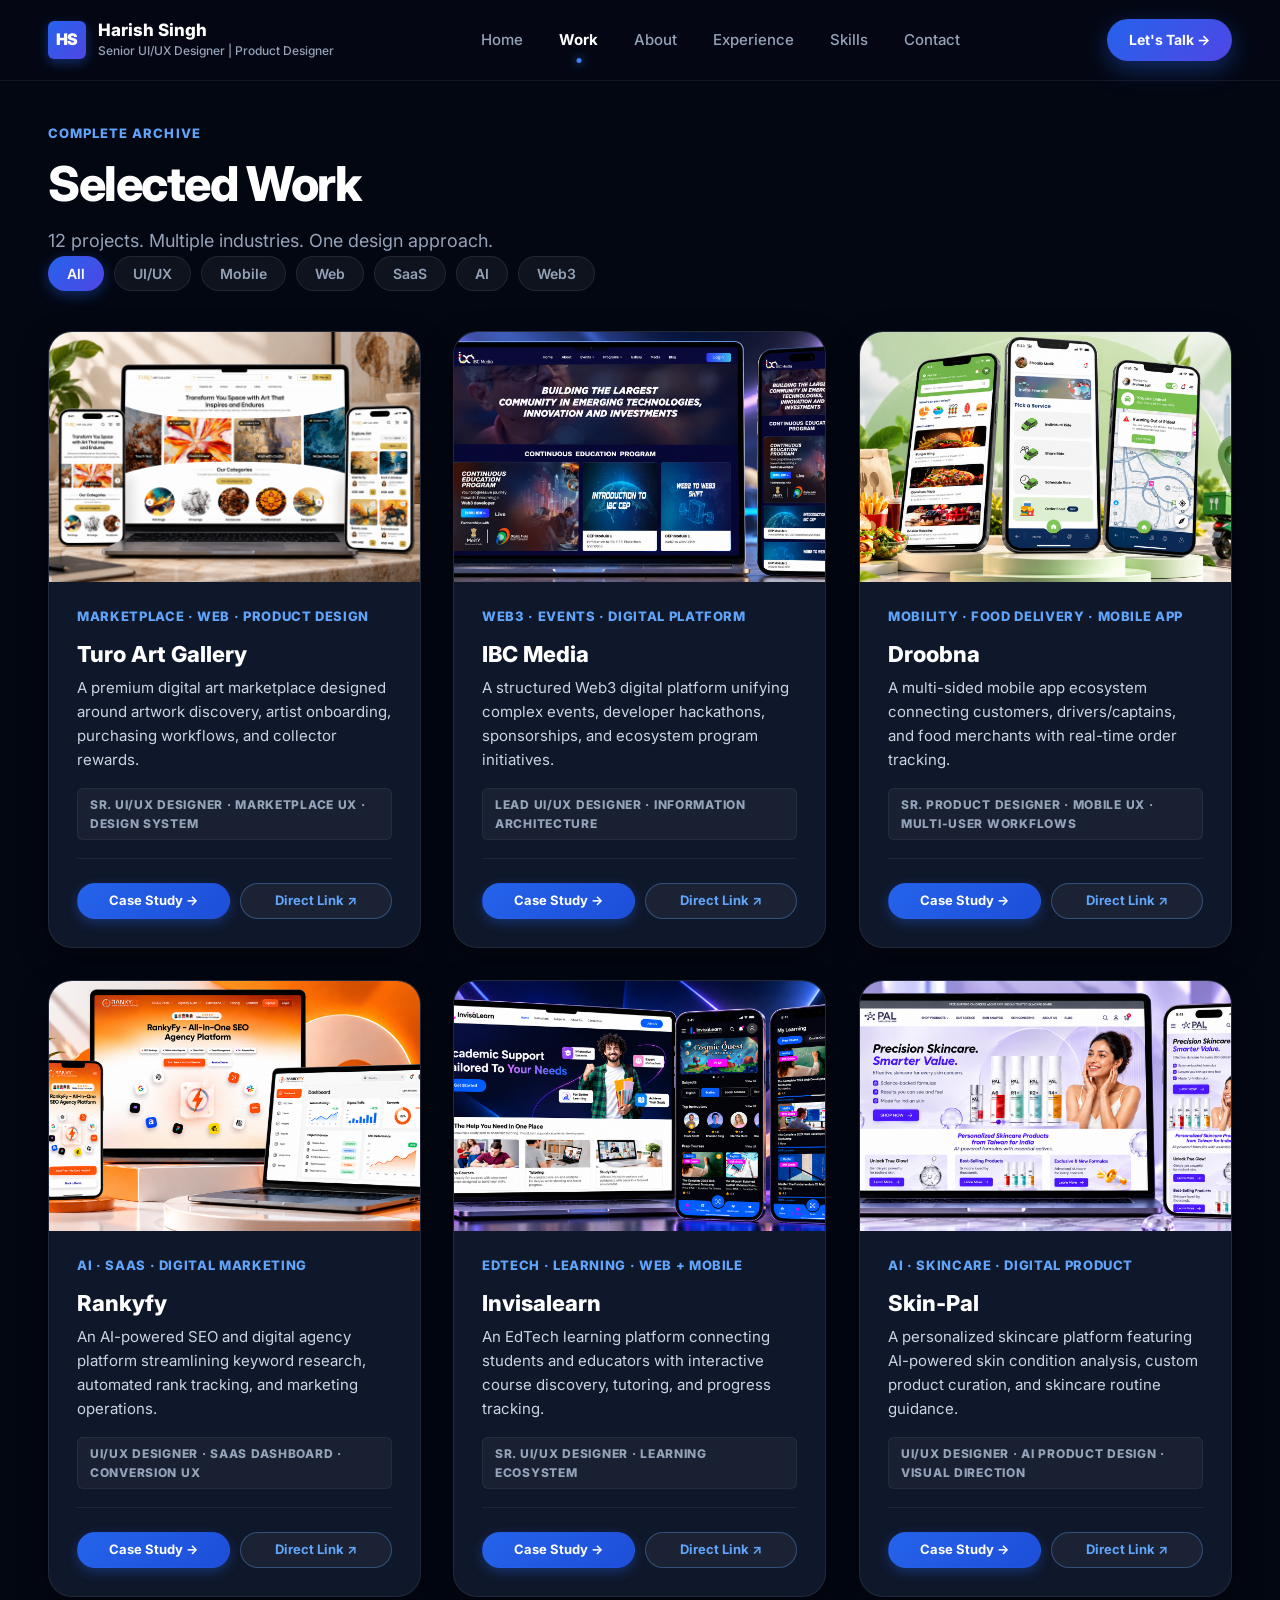
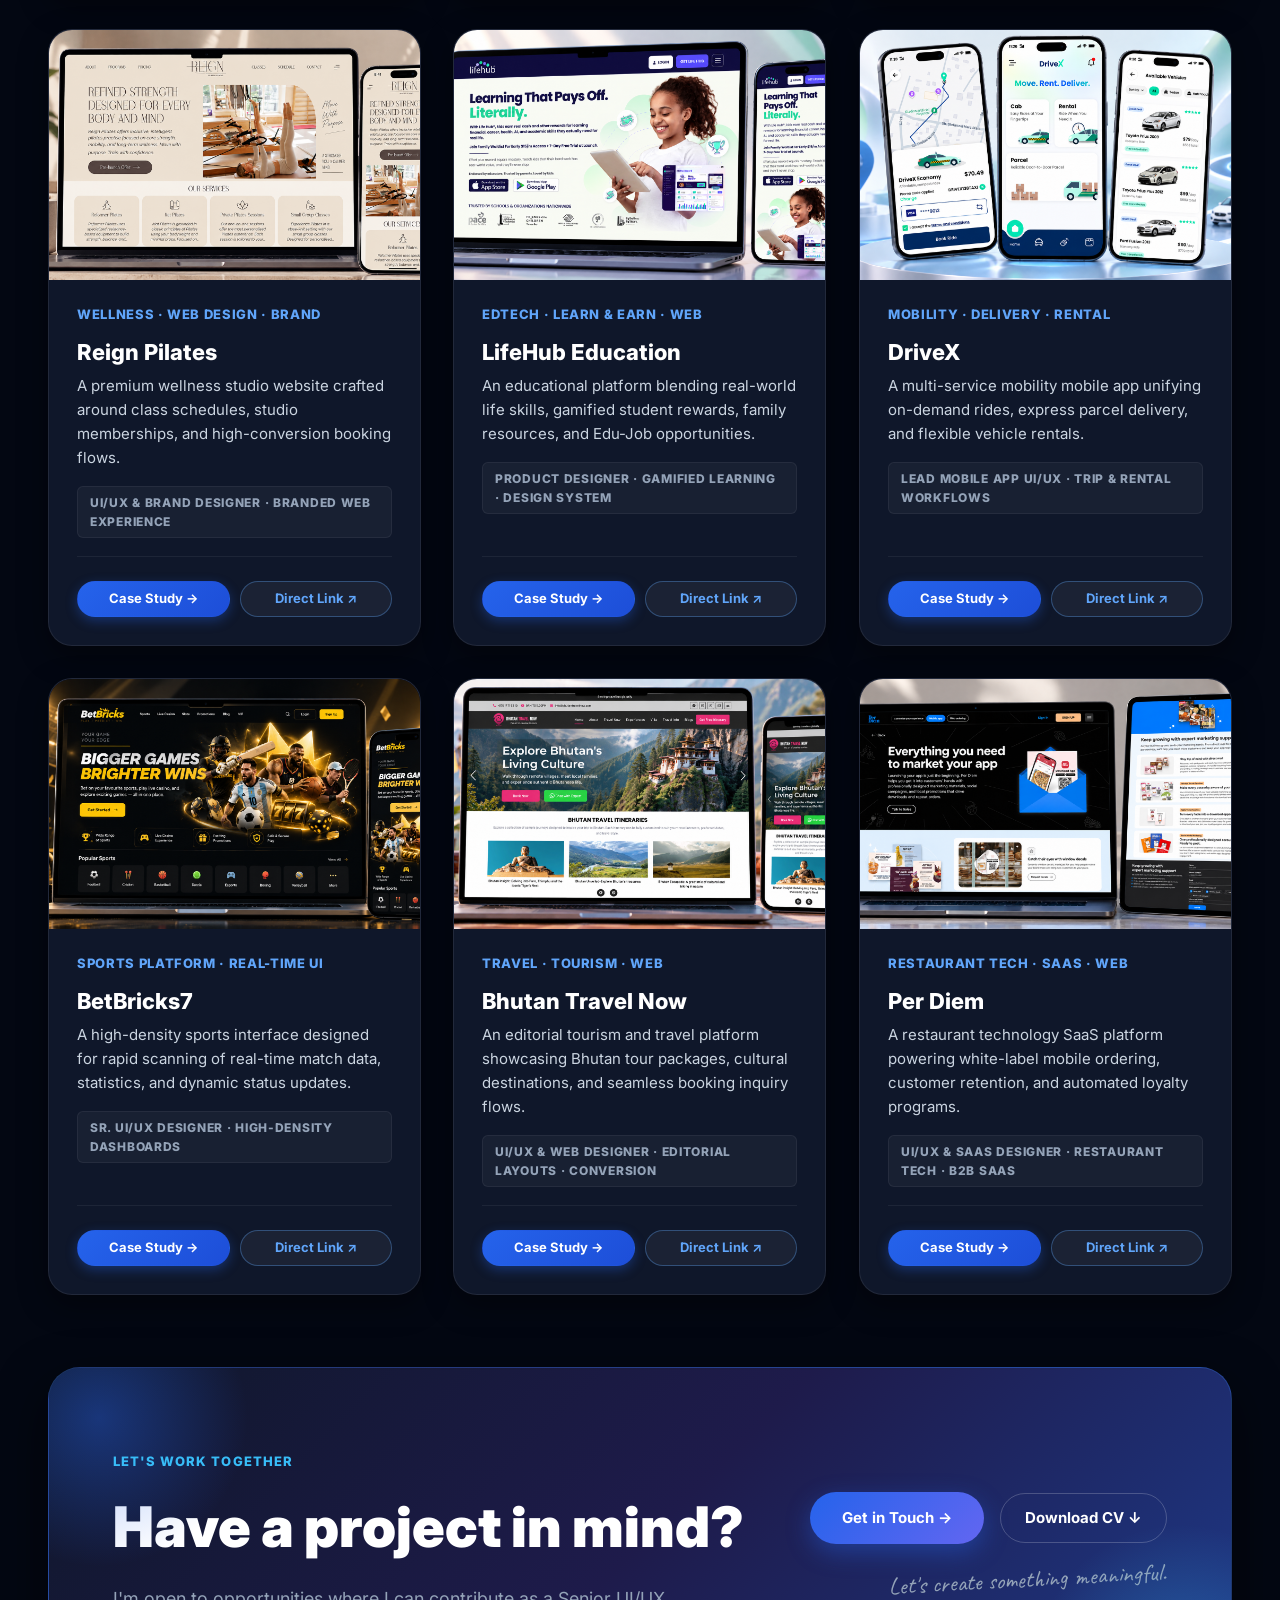
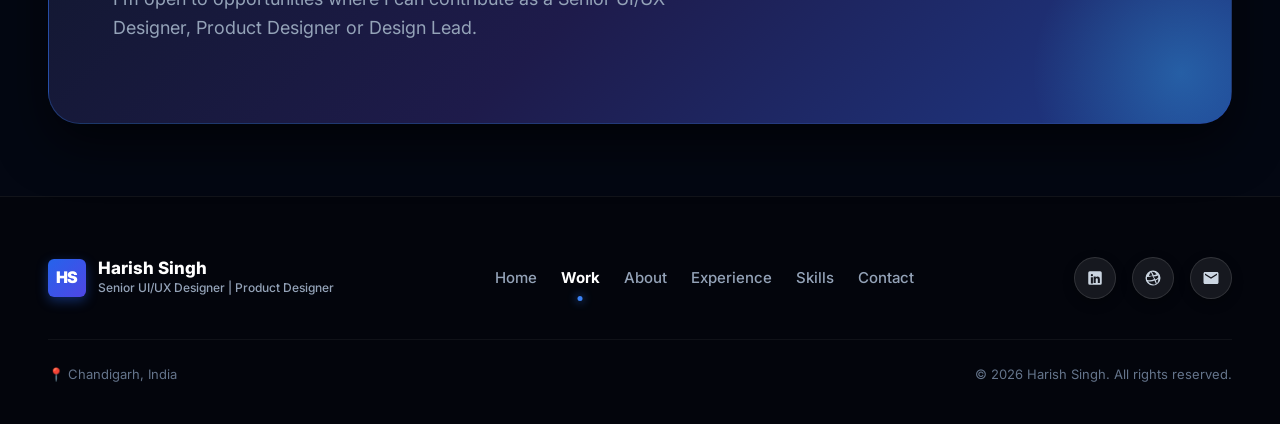
<file: work.html>
<!DOCTYPE html>
<html lang="en">
<head>
  <meta charset="UTF-8">
  <meta name="viewport" content="width=device-width, initial-scale=1.0">
  <title>Selected Work Archive — Harish Singh | Senior UI/UX & Product Designer</title>
  <meta name="description" content="Complete portfolio archive of 12 selected digital product design, UI/UX, mobile app, SaaS, EdTech, Web3, and AI projects by Harish Singh.">
  <meta name="author" content="Harish Singh">
  
  <link rel="preconnect" href="https://fonts.googleapis.com">
  <link rel="preconnect" href="https://fonts.gstatic.com" crossorigin>
  <link href="https://fonts.googleapis.com/css2?family=Caveat:wght@600;700&family=Inter:wght@300;400;500;600;700;800;900&display=swap" rel="stylesheet">
  
  <link rel="stylesheet" href="styles.css">
  <link rel="icon" type="image/svg+xml" href="data:image/svg+xml,<svg xmlns='http://www.w3.org/2000/svg' viewBox='0 0 100 100'><rect width='100' height='100' rx='20' fill='%230B132B'/><text x='50%' y='68%' font-size='48' font-weight='900' fill='%232563EB' text-anchor='middle' font-family='sans-serif'>HS</text></svg>">
</head>
<body>

  <!-- GLOBAL NAVIGATION HEADER -->
  <header class="site-header" id="siteHeader">
    <div class="container header-container">
      <a href="index.html" class="site-logo">
        <div class="logo-monogram">HS</div>
        <div class="logo-text-group">
          <span class="logo-name">Harish Singh</span>
          <span class="logo-title">Senior UI/UX Designer | Product Designer</span>
        </div>
      </a>

      <nav>
        <ul class="nav-links">
          <li><a href="index.html" class="nav-link">Home</a></li>
          <li><a href="work.html" class="nav-link active">Work</a></li>
          <li><a href="about.html" class="nav-link">About</a></li>
          <li><a href="experience.html" class="nav-link">Experience</a></li>
          <li><a href="skills.html" class="nav-link">Skills</a></li>
          <li><a href="contact.html" class="nav-link">Contact</a></li>
        </ul>
      </nav>

      <div class="header-right">
        <a href="contact.html" class="btn btn-primary" style="padding: 10px 22px; font-size: 0.875rem;">
          Let's Talk →
        </a>
        <button class="menu-toggle" id="menuToggle" aria-label="Toggle Mobile Menu">
          <span></span>
          <span></span>
          <span></span>
        </button>
      </div>
    </div>

    <!-- Mobile Nav Overlay -->
    <div class="mobile-nav" id="mobileNav">
      <a href="index.html" class="mobile-nav-link">Home</a>
      <a href="work.html" class="mobile-nav-link active">Work</a>
      <a href="about.html" class="mobile-nav-link">About</a>
      <a href="experience.html" class="mobile-nav-link">Experience</a>
      <a href="skills.html" class="mobile-nav-link">Skills</a>
      <a href="contact.html" class="mobile-nav-link">Contact</a>
      <button onclick="openModal('cvModal')" class="btn btn-secondary" style="margin-top: 10px;">View Curriculum Vitae</button>
      <a href="assets/Harish_Singh_UI_UX_designer_CV.pdf" target="_blank" rel="noopener noreferrer" download="Harish_Singh_UI_UX_designer_CV.pdf" class="btn btn-primary" style="margin-top: 6px;">Download CV PDF ↓</a>
    </div>
  </header>

  <main style="padding-top: 80px;">
    <!-- WORK ARCHIVE PAGE CONTENT -->
    <section class="section" style="padding-top: 40px;">
      <div class="container">
        <span class="section-eyebrow">COMPLETE ARCHIVE</span>
        <h1 class="section-title">Selected Work</h1>
        <p class="section-subtitle">12 projects. Multiple industries. One design approach.</p>

        <!-- CATEGORY FILTER BAR -->
        <div class="filter-bar">
          <button class="filter-btn active" data-filter="all">All</button>
          <button class="filter-btn" data-filter="uiux">UI/UX</button>
          <button class="filter-btn" data-filter="mobile">Mobile</button>
          <button class="filter-btn" data-filter="web">Web</button>
          <button class="filter-btn" data-filter="saas">SaaS</button>
          <button class="filter-btn" data-filter="ai">AI</button>
          <button class="filter-btn" data-filter="web3">Web3</button>
        </div>

        <!-- ALL 12 PROJECTS GRID -->
        <div class="projects-grid-3x2" id="archiveGrid">
          
          <article class="project-card-ref archive-card" data-category="uiux web marketplace">
            <div class="card-media-box"><img src="assets/images/portfolio_extracted_1.jpg" alt="Turo Art Gallery"></div>
            <div class="card-body-ref">
              <span class="card-category-ref">MARKETPLACE · WEB · PRODUCT DESIGN</span>
              <h3 class="card-title-ref">Turo Art Gallery</h3>
              <p class="card-desc-ref">A premium digital art marketplace designed around artwork discovery, artist onboarding, purchasing workflows, and collector rewards.</p>
              <div class="card-meta-line">SR. UI/UX DESIGNER · MARKETPLACE UX · DESIGN SYSTEM</div>
              <div class="card-footer-ref">
                <div class="card-btn-group">
                  <a href="case-study.html?project=turo-art-gallery" class="btn-card-action btn-cs" aria-label="Case Study">
                    Case Study →
                  </a>
                  <a href="https://dev.indeedtraining.in:8021/" target="_blank" rel="noopener noreferrer" class="btn-card-action btn-live" aria-label="Direct Live Link">
                    Direct Link ↗
                  </a>
                </div>
              </div>
            </div>
          </article>

          <article class="project-card-ref archive-card" data-category="uiux web web3">
            <div class="card-media-box"><img src="assets/images/ibc_media_banner.png" alt="IBC Media"></div>
            <div class="card-body-ref">
              <span class="card-category-ref">WEB3 · EVENTS · DIGITAL PLATFORM</span>
              <h3 class="card-title-ref">IBC Media</h3>
              <p class="card-desc-ref">A structured Web3 digital platform unifying complex events, developer hackathons, sponsorships, and ecosystem program initiatives.</p>
              <div class="card-meta-line">LEAD UI/UX DESIGNER · INFORMATION ARCHITECTURE</div>
              <div class="card-footer-ref">
                <div class="card-btn-group">
                  <a href="case-study.html?project=ibc-media" class="btn-card-action btn-cs" aria-label="Case Study">
                    Case Study →
                  </a>
                  <a href="https://ibc.media/" target="_blank" rel="noopener noreferrer" class="btn-card-action btn-live" aria-label="Direct Live Link">
                    Direct Link ↗
                  </a>
                </div>
              </div>
            </div>
          </article>

          <article class="project-card-ref archive-card" data-category="uiux mobile">
            <div class="card-media-box"><img src="assets/images/droobna_app.jpg" alt="Droobna"></div>
            <div class="card-body-ref">
              <span class="card-category-ref">MOBILITY · FOOD DELIVERY · MOBILE APP</span>
              <h3 class="card-title-ref">Droobna</h3>
              <p class="card-desc-ref">A multi-sided mobile app ecosystem connecting customers, drivers/captains, and food merchants with real-time order tracking.</p>
              <div class="card-meta-line">SR. PRODUCT DESIGNER · MOBILE UX · MULTI-USER WORKFLOWS</div>
              <div class="card-footer-ref">
                <div class="card-btn-group">
                  <a href="case-study.html?project=droobna" class="btn-card-action btn-cs" aria-label="Case Study">
                    Case Study →
                  </a>
                  <a href="https://play.google.com/store/search?q=droobna&c=apps&hl=en_IN" target="_blank" rel="noopener noreferrer" class="btn-card-action btn-live" aria-label="Direct Live Link">
                    Direct Link ↗
                  </a>
                </div>
              </div>
            </div>
          </article>

          <article class="project-card-ref archive-card" data-category="uiux saas ai">
            <div class="card-media-box"><img src="assets/images/rankyfy_banner.png" alt="Rankyfy"></div>
            <div class="card-body-ref">
              <span class="card-category-ref">AI · SAAS · DIGITAL MARKETING</span>
              <h3 class="card-title-ref">Rankyfy</h3>
              <p class="card-desc-ref">An AI-powered SEO and digital agency platform streamlining keyword research, automated rank tracking, and marketing operations.</p>
              <div class="card-meta-line">UI/UX DESIGNER · SAAS DASHBOARD · CONVERSION UX</div>
              <div class="card-footer-ref">
                <div class="card-btn-group">
                  <a href="case-study.html?project=rankyfy" class="btn-card-action btn-cs" aria-label="Case Study">
                    Case Study →
                  </a>
                  <a href="https://rankyfy.com/" target="_blank" rel="noopener noreferrer" class="btn-card-action btn-live" aria-label="Direct Live Link">
                    Direct Link ↗
                  </a>
                </div>
              </div>
            </div>
          </article>

          <article class="project-card-ref archive-card" data-category="uiux web mobile">
            <div class="card-media-box"><img src="assets/images/invisalearn_banner.png" alt="Invisalearn"></div>
            <div class="card-body-ref">
              <span class="card-category-ref">EDTECH · LEARNING · WEB + MOBILE</span>
              <h3 class="card-title-ref">Invisalearn</h3>
              <p class="card-desc-ref">An EdTech learning platform connecting students and educators with interactive course discovery, tutoring, and progress tracking.</p>
              <div class="card-meta-line">SR. UI/UX DESIGNER · LEARNING ECOSYSTEM</div>
              <div class="card-footer-ref">
                <div class="card-btn-group">
                  <a href="case-study.html?project=invisalearn" class="btn-card-action btn-cs" aria-label="Case Study">
                    Case Study →
                  </a>
                  <a href="https://www.invisalearn.com/" target="_blank" rel="noopener noreferrer" class="btn-card-action btn-live" aria-label="Direct Live Link">
                    Direct Link ↗
                  </a>
                </div>
              </div>
            </div>
          </article>

          <article class="project-card-ref archive-card" data-category="uiux mobile ai">
            <div class="card-media-box"><img src="assets/images/skin_pal_banner.png" alt="Skin-Pal"></div>
            <div class="card-body-ref">
              <span class="card-category-ref">AI · SKINCARE · DIGITAL PRODUCT</span>
              <h3 class="card-title-ref">Skin-Pal</h3>
              <p class="card-desc-ref">A personalized skincare platform featuring AI-powered skin condition analysis, custom product curation, and skincare routine guidance.</p>
              <div class="card-meta-line">UI/UX DESIGNER · AI PRODUCT DESIGN · VISUAL DIRECTION</div>
              <div class="card-footer-ref">
                <div class="card-btn-group">
                  <a href="case-study.html?project=skin-pal" class="btn-card-action btn-cs" aria-label="Case Study">
                    Case Study →
                  </a>
                  <a href="https://skin-pal.in/" target="_blank" rel="noopener noreferrer" class="btn-card-action btn-live" aria-label="Direct Live Link">
                    Direct Link ↗
                  </a>
                </div>
              </div>
            </div>
          </article>

          <article class="project-card-ref archive-card" data-category="uiux web">
            <div class="card-media-box"><img src="assets/images/reign_studio_banner.png" alt="Reign Pilates"></div>
            <div class="card-body-ref">
              <span class="card-category-ref">WELLNESS · WEB DESIGN · BRAND</span>
              <h3 class="card-title-ref">Reign Pilates</h3>
              <p class="card-desc-ref">A premium wellness studio website crafted around class schedules, studio memberships, and high-conversion booking flows.</p>
              <div class="card-meta-line">UI/UX & BRAND DESIGNER · BRANDED WEB EXPERIENCE</div>
              <div class="card-footer-ref">
                <div class="card-btn-group">
                  <a href="case-study.html?project=reign-pilates" class="btn-card-action btn-cs" aria-label="Case Study">
                    Case Study →
                  </a>
                  <a href="https://reignpilates.com/" target="_blank" rel="noopener noreferrer" class="btn-card-action btn-live" aria-label="Direct Live Link">
                    Direct Link ↗
                  </a>
                </div>
              </div>
            </div>
          </article>

          <article class="project-card-ref archive-card" data-category="uiux web mobile">
            <div class="card-media-box"><img src="assets/images/lifehub_banner.png" alt="LifeHub Education"></div>
            <div class="card-body-ref">
              <span class="card-category-ref">EDTECH · LEARN & EARN · WEB</span>
              <h3 class="card-title-ref">LifeHub Education</h3>
              <p class="card-desc-ref">An educational platform blending real-world life skills, gamified student rewards, family resources, and Edu-Job opportunities.</p>
              <div class="card-meta-line">PRODUCT DESIGNER · GAMIFIED LEARNING · DESIGN SYSTEM</div>
              <div class="card-footer-ref">
                <div class="card-btn-group">
                  <a href="case-study.html?project=lifehub-education" class="btn-card-action btn-cs" aria-label="Case Study">
                    Case Study →
                  </a>
                  <a href="https://www.lifehubeducation.com/" target="_blank" rel="noopener noreferrer" class="btn-card-action btn-live" aria-label="Direct Live Link">
                    Direct Link ↗
                  </a>
                </div>
              </div>
            </div>
          </article>

          <article class="project-card-ref archive-card" data-category="uiux mobile">
            <div class="card-media-box"><img src="assets/images/drivex_banner.png" alt="DriveX"></div>
            <div class="card-body-ref">
              <span class="card-category-ref">MOBILITY · DELIVERY · RENTAL</span>
              <h3 class="card-title-ref">DriveX</h3>
              <p class="card-desc-ref">A multi-service mobility mobile app unifying on-demand rides, express parcel delivery, and flexible vehicle rentals.</p>
              <div class="card-meta-line">LEAD MOBILE APP UI/UX · TRIP & RENTAL WORKFLOWS</div>
              <div class="card-footer-ref">
                <div class="card-btn-group">
                  <a href="case-study.html?project=drivex" class="btn-card-action btn-cs" aria-label="Case Study">
                    Case Study →
                  </a>
                  <a href="https://drivex.in/" target="_blank" rel="noopener noreferrer" class="btn-card-action btn-live" aria-label="Direct Live Link">
                    Direct Link ↗
                  </a>
                </div>
              </div>
            </div>
          </article>

          <article class="project-card-ref archive-card" data-category="uiux web saas">
            <div class="card-media-box"><img src="assets/images/betbricks7_banner.png" alt="BetBricks7"></div>
            <div class="card-body-ref">
              <span class="card-category-ref">SPORTS PLATFORM · REAL-TIME UI</span>
              <h3 class="card-title-ref">BetBricks7</h3>
              <p class="card-desc-ref">A high-density sports interface designed for rapid scanning of real-time match data, statistics, and dynamic status updates.</p>
              <div class="card-meta-line">SR. UI/UX DESIGNER · HIGH-DENSITY DASHBOARDS</div>
              <div class="card-footer-ref">
                <div class="card-btn-group">
                  <a href="case-study.html?project=betbricks7" class="btn-card-action btn-cs" aria-label="Case Study">
                    Case Study →
                  </a>
                  <a href="https://betbricks7.com/" target="_blank" rel="noopener noreferrer" class="btn-card-action btn-live" aria-label="Direct Live Link">
                    Direct Link ↗
                  </a>
                </div>
              </div>
            </div>
          </article>

          <article class="project-card-ref archive-card" data-category="uiux web">
            <div class="card-media-box"><img src="assets/images/bhutan_banner.png" alt="Bhutan Travel Now"></div>
            <div class="card-body-ref">
              <span class="card-category-ref">TRAVEL · TOURISM · WEB</span>
              <h3 class="card-title-ref">Bhutan Travel Now</h3>
              <p class="card-desc-ref">An editorial tourism and travel platform showcasing Bhutan tour packages, cultural destinations, and seamless booking inquiry flows.</p>
              <div class="card-meta-line">UI/UX & WEB DESIGNER · EDITORIAL LAYOUTS · CONVERSION</div>
              <div class="card-footer-ref">
                <div class="card-btn-group">
                  <a href="case-study.html?project=bhutan-travel-now" class="btn-card-action btn-cs" aria-label="Case Study">
                    Case Study →
                  </a>
                  <a href="https://bhutantravelnow.com/" target="_blank" rel="noopener noreferrer" class="btn-card-action btn-live" aria-label="Direct Live Link">
                    Direct Link ↗
                  </a>
                </div>
              </div>
            </div>
          </article>

          <article class="project-card-ref archive-card" data-category="uiux saas web">
            <div class="card-media-box"><img src="assets/images/perdiem_banner.png" alt="Per Diem"></div>
            <div class="card-body-ref">
              <span class="card-category-ref">RESTAURANT TECH · SAAS · WEB</span>
              <h3 class="card-title-ref">Per Diem</h3>
              <p class="card-desc-ref">A restaurant technology SaaS platform powering white-label mobile ordering, customer retention, and automated loyalty programs.</p>
              <div class="card-meta-line">UI/UX & SAAS DESIGNER · RESTAURANT TECH · B2B SAAS</div>
              <div class="card-footer-ref">
                <div class="card-btn-group">
                  <a href="case-study.html?project=per-diem" class="btn-card-action btn-cs" aria-label="Case Study">
                    Case Study →
                  </a>
                  <a href="https://perdiem.ai/" target="_blank" rel="noopener noreferrer" class="btn-card-action btn-live" aria-label="Direct Live Link">
                    Direct Link ↗
                  </a>
                </div>
              </div>
            </div>
          </article>

        </div>
      </div>
    </section>

    <!-- GLOBAL CTA BANNER ("LET'S WORK TOGETHER") -->
    <section class="section" style="padding-top: 0;">
      <div class="container">
        <div class="cta-banner-dark">
          <div class="cta-banner-content">
            <span class="section-eyebrow" style="color: #38BDF8;">LET'S WORK TOGETHER</span>
            <h2>Have a project in mind?</h2>
            <p>I'm open to opportunities where I can contribute as a Senior UI/UX Designer, Product Designer or Design Lead.</p>
          </div>

          <div style="display: flex; flex-direction: column; align-items: flex-end; gap: 16px;">
            <div class="cta-banner-actions">
              <a href="contact.html" class="btn btn-accent" style="padding: 14px 32px;">Get in Touch →</a>
              <a href="assets/Harish_Singh_UI_UX_designer_CV.pdf" target="_blank" rel="noopener noreferrer" download="Harish_Singh_UI_UX_designer_CV.pdf" class="btn btn-secondary" style="background: transparent; color: white; border-color: rgba(255,255,255,0.2);">Download CV ↓</a>
            </div>
            <div style="font-family: var(--font-handwriting); font-size: 1.5rem; color: #94A3B8; transform: rotate(-3deg);">
              Let's create something meaningful.
            </div>
          </div>
        </div>
      </div>
    </section>
  </main>

  <!-- FOOTER -->
  <footer class="site-footer">
    <div class="container">
      <div class="footer-top">
        <div class="site-logo">
          <div class="logo-monogram">HS</div>
          <div class="logo-text-group">
            <span class="logo-name" style="color:white;">Harish Singh</span>
            <span class="logo-title">Senior UI/UX Designer | Product Designer</span>
          </div>
        </div>

        <ul class="nav-links" style="display: flex; gap: 24px;">
          <li><a href="index.html" class="nav-link" style="color: #94A3B8;">Home</a></li>
          <li><a href="work.html" class="nav-link active" style="color: #FFFFFF;">Work</a></li>
          <li><a href="about.html" class="nav-link" style="color: #94A3B8;">About</a></li>
          <li><a href="experience.html" class="nav-link" style="color: #94A3B8;">Experience</a></li>
          <li><a href="skills.html" class="nav-link" style="color: #94A3B8;">Skills</a></li>
          <li><a href="contact.html" class="nav-link" style="color: #94A3B8;">Contact</a></li>
        </ul>

        <div class="footer-social-links">
          <a href="https://www.linkedin.com/in/harishsinghnegi/" target="_blank" rel="noopener noreferrer" class="footer-social-icon social-linkedin" aria-label="LinkedIn">
            <svg xmlns="http://www.w3.org/2000/svg" viewBox="0 0 24 24"><path d="M19 3a2 2 0 0 1 2 2v14a2 2 0 0 1-2 2H5a2 2 0 0 1-2-2V5a2 2 0 0 1 2-2h14m-.5 15.5v-5.3a3.26 3.26 0 0 0-3.26-3.26c-.85 0-1.84.52-2.28 1.3v-1.11h-2.79v8.37h2.79v-4.93c0-.77.62-1.4 1.39-1.4a1.4 1.4 0 0 1 1.4 1.4v4.93h2.75M6.46 10.9v8.37H9.25V10.9H6.46M7.86 6.78a1.5 1.5 0 1 0 1.5 1.5 1.5 1.5 0 0 0-1.5-1.5z"/></svg>
          </a>
          <a href="https://dribbble.com/Hariwork" target="_blank" rel="noopener noreferrer" class="footer-social-icon social-dribbble" aria-label="Dribbble">
            <svg xmlns="http://www.w3.org/2000/svg" viewBox="0 0 24 24"><path d="M12 2a10 10 0 1 0 10 10A10 10 0 0 0 12 2zm6.92 9.38a7.84 7.84 0 0 1-3.79 2.51 18.72 18.72 0 0 0-2.48-3.9 14.85 14.85 0 0 0 6.27-1.39v2.78zm-2.07-4.42a13.34 13.34 0 0 1-5.69 1.25 21.6 21.6 0 0 0-2.58-4.26 7.97 7.97 0 0 1 8.27 3.01zM10.1 3.52a19.78 19.78 0 0 1 2.68 4.38 12.91 12.91 0 0 1-6.19 1.44 8 8 0 0 1 3.51-5.82zM4.08 10.8a14.7 14.7 0 0 0 6.94-1.55 19.77 19.77 0 0 1 2.53 4A10.74 10.74 0 0 1 4 14.39v-3.59zm1.38 5.48a12.63 12.63 0 0 0 8.51-1.07 19.64 19.64 0 0 1 1.77 4.7 8.04 8.04 0 0 1-10.28-3.63zm11.75 3.3a17.82 17.82 0 0 0-1.63-4.32 9.68 9.68 0 0 0 3.39-2.18 8 8 0 0 1-1.76 6.5z"/></svg>
          </a>
          <a href="mailto:hariwork92@gmail.com" class="footer-social-icon social-email" aria-label="Email">
            <svg xmlns="http://www.w3.org/2000/svg" viewBox="0 0 24 24"><path d="M20 4H4c-1.1 0-1.99.9-1.99 2L2 18c0 1.1.9 2 2 2h16c1.1 0 2-.9 2-2V6c0-1.1-.9-2-2-2zm0 4l-8 5-8-5V6l8 5 8-5v2z"/></svg>
          </a>
        </div>
      </div>

      <div style="margin-top: 40px; padding-top: 24px; border-top: 1px solid rgba(255, 255, 255, 0.05); display: flex; flex-wrap: wrap; justify-content: space-between; align-items: center; font-size: 0.8125rem; color: #64748B;">
        <span>📍 Chandigarh, India</span>
        <span>© 2026 Harish Singh. All rights reserved.</span>
      </div>
    </div>
  </footer>

  <!-- CASE STUDY MODAL DRAWER -->
  <div class="modal-overlay" id="caseStudyModal">
    <div class="modal-drawer">
      <div class="modal-header">
        <div class="modal-title-group">
          <h3 id="modalTitle">Case Study View</h3>
          <p id="modalCategory">Product & UX Showcase</p>
        </div>
        <button class="modal-close-btn" id="modalCloseBtn" aria-label="Close modal">&times;</button>
      </div>
      <div class="modal-body" id="modalBody"></div>
    </div>
  </div>

  <!-- CV MODAL -->
  <div class="modal-overlay" id="cvModal">
    <div class="modal-drawer">
      <div class="modal-header">
        <div class="modal-title-group">
          <h3>Curriculum Vitae</h3>
          <p>Harish Singh · Senior UI/UX Designer & Product Designer</p>
        </div>
        <button class="modal-close-btn" id="cvModalCloseBtn" aria-label="Close modal">&times;</button>
      </div>
      <div class="modal-body">
        <div class="cv-paper">
          <div class="cv-header-block">
            <h1>HARISH SINGH</h1>
            <p style="font-size: 1.125rem; font-weight: 700; color: #2563EB;">Senior UI/UX Designer | Product Designer</p>
            <p style="font-size: 0.875rem; color: var(--text-muted); margin-top: 4px;">📍 Chandigarh, India · ✉️ hariwork92@gmail.com · 📱 +91 98768 95034</p>
          </div>
        </div>
      </div>
    </div>
  </div>

  <script src="projects.js"></script>
  <script src="script.js"></script>
</body>
</html>
</file>
<file: styles.css>
/* ==========================================================================
   HARISH SINGH - SENIOR UI/UX & PRODUCT DESIGNER PORTFOLIO STYLESHEET
   Design Reference: Premium Dark Mode Product Designer Portfolio
   ========================================================================== */

:root {
  /* Color Palette - Premium Ultra-Dark Mode matching user's design reference */
  --bg-primary: #030712;
  --bg-secondary: #0A0F24;
  --bg-tertiary: #0F172A;
  --bg-card: #0B1120;
  --bg-card-hover: #131C33;
  
  --text-main: #F8FAFC;
  --text-heading: #FFFFFF;
  --text-muted: #94A3B8;
  --text-subtle: #64748B;
  --text-light: #CBD5E1;

  --accent-blue: #2563EB;
  --accent-blue-hover: #1D4ED8;
  --accent-blue-light: rgba(37, 99, 235, 0.15);
  --accent-blue-border: rgba(59, 130, 246, 0.35);
  
  --border-color: rgba(255, 255, 255, 0.08);
  --border-light: rgba(255, 255, 255, 0.05);
  --border-strong: rgba(255, 255, 255, 0.15);

  --shadow-sm: 0 4px 12px rgba(0, 0, 0, 0.4);
  --shadow-md: 0 8px 24px rgba(0, 0, 0, 0.5);
  --shadow-lg: 0 16px 36px rgba(0, 0, 0, 0.6);
  --shadow-xl: 0 24px 48px -12px rgba(0, 0, 0, 0.8);

  --radius-xs: 6px;
  --radius-sm: 12px;
  --radius-md: 18px;
  --radius-lg: 24px;
  --radius-xl: 32px;
  --radius-full: 9999px;

  --font-family: 'Inter', -apple-system, BlinkMacSystemFont, "Segoe UI", Roboto, sans-serif;
  --font-handwriting: 'Caveat', 'Comic Sans MS', cursive;

  --transition-fast: 0.15s cubic-bezier(0.16, 1, 0.3, 1);
  --transition-base: 0.3s cubic-bezier(0.16, 1, 0.3, 1);
  --transition-slow: 0.5s cubic-bezier(0.16, 1, 0.3, 1);
}

/* Reset & Base Setup */
*, *::before, *::after {
  box-sizing: border-box;
  margin: 0;
  padding: 0;
}

html {
  scroll-behavior: smooth;
  font-size: 16px;
  -webkit-font-smoothing: antialiased;
  -moz-osx-font-smoothing: grayscale;
}

body {
  font-family: var(--font-family);
  background-color: var(--bg-primary);
  color: var(--text-main);
  line-height: 1.6;
  overflow-x: hidden;
}

body.modal-open {
  overflow: hidden;
}

a {
  color: inherit;
  text-decoration: none;
  transition: color var(--transition-fast);
}

img, svg {
  display: block;
  max-width: 100%;
  height: auto;
}

button {
  font-family: inherit;
  cursor: pointer;
  border: none;
  background: none;
}

/* Layout Container */
.container {
  width: 100%;
  max-width: 1280px;
  margin: 0 auto;
  padding: 0 24px;
}

@media (min-width: 768px) {
  .container {
    padding: 0 40px;
  }
}

@media (min-width: 1200px) {
  .container {
    padding: 0 48px;
  }
}

/* Page Section Spacing - Refined, Premium Spacing matching reference layout */
.section {
  padding: 56px 0;
}

@media (min-width: 992px) {
  .section {
    padding: 72px 0;
  }
}

/* Section Header Typography */
.section-eyebrow {
  display: inline-block;
  font-size: 0.8125rem;
  font-weight: 800;
  letter-spacing: 0.08em;
  text-transform: uppercase;
  color: #60A5FA;
  margin-bottom: 12px;
}

.section-title {
  font-size: 2.25rem;
  font-weight: 800;
  color: #FFFFFF;
  letter-spacing: -0.03em;
  margin-bottom: 16px;
  line-height: 1.15;
}

@media (min-width: 768px) {
  .section-title {
    font-size: 3rem;
  }
}

.section-subtitle {
  font-size: 1.125rem;
  color: #94A3B8;
  max-width: 640px;
  line-height: 1.6;
}

/* Buttons */
.btn {
  display: inline-flex;
  align-items: center;
  justify-content: center;
  gap: 8px;
  padding: 12px 24px;
  font-size: 0.9375rem;
  font-weight: 700;
  border-radius: var(--radius-full);
  transition: all var(--transition-base);
  white-space: nowrap;
}

.btn-primary {
  background: linear-gradient(135deg, #2563EB, #4F46E5);
  color: #FFFFFF;
  box-shadow: 0 8px 24px rgba(37, 99, 235, 0.4);
}

.btn-primary:hover {
  transform: translateY(-2px);
  box-shadow: 0 12px 30px rgba(37, 99, 235, 0.6);
}

.btn-secondary {
  background-color: rgba(255, 255, 255, 0.05);
  color: #FFFFFF;
  border: 1px solid rgba(255, 255, 255, 0.15);
}

.btn-secondary:hover {
  background-color: rgba(255, 255, 255, 0.12);
  border-color: rgba(255, 255, 255, 0.3);
  transform: translateY(-2px);
}

.btn-accent {
  background: linear-gradient(135deg, #2563EB, #6366F1);
  color: #FFFFFF;
  box-shadow: 0 8px 24px rgba(37, 99, 235, 0.4);
}

.btn-accent:hover {
  background: linear-gradient(135deg, #1D4ED8, #4F46E5);
  transform: translateY(-2px);
  box-shadow: 0 12px 30px rgba(37, 99, 235, 0.6);
}

.btn-link {
  color: #60A5FA;
  font-weight: 700;
  display: inline-flex;
  align-items: center;
  gap: 6px;

}

.btn-link:hover {
  color: #93C5FD;
}

.btn-circle {
  width: 42px;
  height: 42px;
  border-radius: 50%;
  background: linear-gradient(135deg, #2563EB, #4F46E5);
  color: #FFFFFF;
  display: flex;
  align-items: center;
  justify-content: center;
  transition: all var(--transition-fast);
  font-size: 1.125rem;
  font-weight: bold;
  box-shadow: 0 4px 12px rgba(37, 99, 235, 0.3);
}

.btn-circle:hover {
  transform: scale(1.1);
  box-shadow: 0 6px 18px rgba(37, 99, 235, 0.5);
}

/* STICKY GLOBAL NAVIGATION */
.site-header {
  position: fixed;
  top: 0;
  left: 0;
  width: 100%;
  z-index: 1000;
  background-color: rgba(5, 8, 20, 0.88);
  backdrop-filter: blur(20px);
  border-bottom: 1px solid rgba(255, 255, 255, 0.06);
  transition: all var(--transition-base);
}

.header-container {
  display: flex;
  align-items: center;
  justify-content: space-between;
  height: 80px;
}

.site-logo {
  display: flex;
  align-items: center;
  gap: 12px;
}

.logo-monogram {
  width: 38px;
  height: 38px;
  background: linear-gradient(135deg, #2563EB, #4F46E5);
  color: #FFFFFF;
  font-weight: 900;
  font-size: 1rem;
  border-radius: var(--radius-xs);
  display: flex;
  align-items: center;
  justify-content: center;
  letter-spacing: -0.05em;
  box-shadow: 0 4px 12px rgba(37, 99, 235, 0.4);
}

.logo-text-group {
  display: flex;
  flex-direction: column;
}

.logo-name {
  font-weight: 800;
  font-size: 1.0625rem;
  color: #FFFFFF;
  line-height: 1.2;
}

.logo-title {
  font-size: 0.75rem;
  color: #94A3B8;
  font-weight: 500;
}

.nav-links {
  display: none;
  align-items: center;
  gap: 36px;
  list-style: none;
}

@media (min-width: 960px) {
  .nav-links {
    display: flex;
  }
}

.nav-link {
  font-size: 0.9375rem;
  font-weight: 500;
  color: #94A3B8;
  position: relative;
  padding: 8px 0;
  transition: color var(--transition-fast);
}

.nav-link:hover {
  color: #FFFFFF;
}

.nav-link.active {
  color: #FFFFFF;
  font-weight: 700;
}

.nav-link.active::after {
  content: '';
  position: absolute;
  bottom: -6px;
  left: 50%;
  transform: translateX(-50%);
  width: 5px;
  height: 5px;
  border-radius: 50%;
  background-color: #3B82F6;
  box-shadow: 0 0 10px #3B82F6;
}

.header-right {
  display: flex;
  align-items: center;
  gap: 16px;
}

.menu-toggle {
  display: flex;
  flex-direction: column;
  gap: 5px;
  width: 30px;
  height: 20px;
}

@media (min-width: 960px) {
  .menu-toggle {
    display: none;
  }
}

.menu-toggle span {
  display: block;
  height: 2px;
  width: 100%;
  background-color: #FFFFFF;
  border-radius: 2px;
  transition: all var(--transition-fast);
}

/* Mobile Nav Drawer */
.mobile-nav {
  display: flex;
  flex-direction: column;
  position: absolute;
  top: 80px;
  left: 0;
  width: 100%;
  background-color: #0A0E1F;
  border-bottom: 1px solid rgba(255, 255, 255, 0.1);
  padding: 24px;
  gap: 16px;
  transform: translateY(-100%);
  opacity: 0;
  visibility: hidden;
  transition: all var(--transition-base);
  z-index: 999;
}

.mobile-nav.active {
  transform: translateY(0);
  opacity: 1;
  visibility: visible;
}

.mobile-nav-link {
  font-size: 1.125rem;
  font-weight: 700;
  color: #FFFFFF;
}

/* HERO SECTION */
.hero-section {
  position: relative;
  padding: 120px 0 70px 0;
  background: radial-gradient(1200px circle at 50% 10%, rgba(37, 99, 235, 0.22) 0%, rgba(124, 58, 237, 0.12) 40%, rgba(3, 7, 18, 0.98) 75%), var(--bg-primary);
  overflow: hidden;
}

.hero-section::before {
  content: '';
  position: absolute;
  top: -150px;
  right: -100px;
  width: 700px;
  height: 700px;
  border-radius: 50%;
  background: radial-gradient(circle, rgba(139, 92, 246, 0.2) 0%, rgba(56, 189, 248, 0.1) 45%, transparent 70%);
  filter: blur(100px);
  pointer-events: none;
  animation: meshGlowPulse 12s ease-in-out infinite alternate;
}

@keyframes meshGlowPulse {
  0% { transform: scale(1) translate(0, 0); }
  100% { transform: scale(1.15) translate(-40px, 40px); }
}

.hero-grid {
  display: grid;
  grid-template-columns: 1fr;
  gap: 60px;
  align-items: center;
}

@media (min-width: 992px) {
  .hero-grid {
    grid-template-columns: 1.15fr 0.85fr;
  }
}

.hero-badge-pill {
  display: inline-flex;
  align-items: center;
  gap: 10px;
  padding: 8px 18px;
  background: rgba(37, 99, 235, 0.14);
  border: 1px solid rgba(59, 130, 246, 0.35);
  border-radius: var(--radius-full);
  font-size: 0.8125rem;
  font-weight: 800;
  letter-spacing: 0.08em;
  color: #60A5FA;
  margin-bottom: 22px;
  backdrop-filter: blur(12px);
  box-shadow: 0 4px 20px rgba(37, 99, 235, 0.22);
}

.badge-pulse-dot {
  width: 8px;
  height: 8px;
  border-radius: 50%;
  background-color: #38BDF8;
  box-shadow: 0 0 10px #38BDF8;
  animation: badgeDotPulse 2s ease-in-out infinite;
}

@keyframes badgeDotPulse {
  0%, 100% { transform: scale(1); opacity: 1; }
  50% { transform: scale(1.4); opacity: 0.6; }
}

.hero-headline {
  font-size: 2.75rem;
  font-weight: 900;
  letter-spacing: -0.04em;
  line-height: 1.1;
  color: #FFFFFF;
  margin-bottom: 24px;
}

@media (min-width: 768px) {
  .hero-headline {
    font-size: 4rem;
  }
}

@media (min-width: 1200px) {
  .hero-headline {
    font-size: 4.5rem;
  }
}

.highlight-text-creative {
  background: linear-gradient(135deg, #60A5FA 0%, #38BDF8 25%, #C084FC 50%, #F472B6 75%, #60A5FA 100%);
  background-size: 300% auto;
  -webkit-background-clip: text;
  -webkit-text-fill-color: transparent;
  animation: creativeGradientFlow 7s linear infinite;
  font-weight: 900;
}

@keyframes creativeGradientFlow {
  0% { background-position: 0% center; }
  50% { background-position: 150% center; }
  100% { background-position: 300% center; }
}

.hero-description {
  font-size: 1.125rem;
  color: #94A3B8;
  line-height: 1.7;
  max-width: 620px;
  margin-bottom: 36px;
}

.hero-actions {
  display: flex;
  flex-wrap: wrap;
  align-items: center;
  gap: 16px;
}

/* HERO RIGHT VISUAL WITH FLOATING CARDS & TRANSPARENT CUTOUT */
.hero-visual-wrapper {
  position: relative;
  display: flex;
  justify-content: flex-start;
  align-items: flex-end;
  min-height: 500px;
  padding-left: 10px;
}

.hero-glow-circle {
  position: absolute;
  top: -10px;
  left: 30%;
  transform: translateX(-50%);
  width: 460px;
  height: 460px;
  border-radius: 50%;
  background: radial-gradient(circle at 50% 50%, rgba(37, 99, 235, 0.85) 0%, rgba(139, 92, 246, 0.6) 45%, rgba(56, 189, 248, 0.3) 70%, transparent 100%);
  box-shadow: 0 0 90px rgba(37, 99, 235, 0.65), 0 0 50px rgba(139, 92, 246, 0.4), inset 0 0 40px rgba(96, 165, 250, 0.4);
  filter: blur(8px);
  z-index: 1;
  pointer-events: none;
  animation: heroAuraPulse 6s ease-in-out infinite;
}

.hero-annotation {
  position: absolute;
  top: -65px;
  left: -20px;
  z-index: 12;
  font-family: var(--font-handwriting);
  font-size: 1.625rem;
  font-weight: 700;
  color: #38BDF8;
  text-shadow: 0 0 12px rgba(56, 189, 248, 0.6);
  transform: rotate(-6deg);
  pointer-events: none;
  line-height: 1.1;
  animation: floatAnnotation 4.5s ease-in-out infinite;
}

@keyframes floatAnnotation {
  0%, 100% { transform: rotate(-6deg) translateY(0); }
  50% { transform: rotate(-4deg) translateY(-5px); }
}

.annotation-svg {
  display: block;
  margin-left: 25px;
  margin-top: 4px;
  color: #60A5FA;
}

.hero-portrait-cutout {
  position: relative;
  z-index: 5;
  width: 115%;
  max-width: 680px;
  height: auto;
  max-height: 700px;
  object-fit: contain;
  display: block;
  margin-left: -105px;
  margin-top: -75px;
  transform: scale(1.04);
  transform-origin: bottom center;
  filter: drop-shadow(0 20px 45px rgba(0, 0, 0, 0.85));
  animation: heroPortraitFloat 6s ease-in-out infinite;
  transition: filter 0.4s cubic-bezier(0.16, 1, 0.3, 1), transform 0.4s cubic-bezier(0.16, 1, 0.3, 1);
}

/* FLOATING GLASS CARDS */
.floating-card {
  position: absolute;
  background: rgba(11, 17, 32, 0.88);
  border: 1px solid rgba(255, 255, 255, 0.14);
  backdrop-filter: blur(20px);
  -webkit-backdrop-filter: blur(20px);
  border-radius: var(--radius-md);
  padding: 16px 20px;
  box-shadow: 0 20px 45px rgba(0, 0, 0, 0.7), 0 0 20px rgba(37, 99, 235, 0.2);
  z-index: 10;
  transition: transform var(--transition-base), box-shadow var(--transition-base);
}

.floating-card:hover {
  transform: translateY(-4px);
  box-shadow: 0 25px 50px rgba(0, 0, 0, 0.8), 0 0 30px rgba(59, 130, 246, 0.35);
}

.fc-top-right {
  top: 4%;
  right: -30px;
  max-width: 200px;
  animation: floatBadge1 5s ease-in-out infinite;
}

.fc-accent-bar {
  width: 36px;
  height: 3px;
  background: linear-gradient(90deg, #3B82F6, #60A5FA);
  border-radius: 2px;
  margin-bottom: 8px;
}

.fc-top-right h5 {
  font-size: 0.84375rem;
  font-weight: 800;
  color: #FFFFFF;
  line-height: 1.3;
}

.fc-mid-right {
  right: -40px;
  top: 40%;
  padding: 14px 18px;
  display: flex;
  flex-direction: column;
  gap: 10px;
  animation: floatBadge2 6.5s ease-in-out 0.8s infinite;
}

.fc-pill-item {
  display: flex;
  align-items: center;
  gap: 10px;
  font-size: 0.78125rem;
  font-weight: 700;
  color: #FFFFFF;
  background: rgba(255, 255, 255, 0.05);
  padding: 6px 12px;
  border-radius: var(--radius-full);
  border: 1px solid rgba(255, 255, 255, 0.08);
}

.fc-icon {
  font-size: 0.875rem;
}

.fc-bottom-right {
  bottom: 2%;
  right: -25px;
  background: rgba(7, 11, 22, 0.92);
  color: #FFFFFF;
  border: 1px solid rgba(255, 255, 255, 0.16);
  padding: 16px 22px;
}

.fc-stack-text {
  font-size: 0.8125rem;
  font-weight: 800;
  line-height: 1.45;
  color: #F8FAFC;
  letter-spacing: -0.01em;
}

.fc-stack-row {
  display: flex;
  align-items: center;
  gap: 4px;
}

.plus-accent {
  color: #60A5FA;
  font-size: 0.9375rem;
  font-weight: 900;
}

/* STATS BAR */
.stats-bar {
  display: grid;
  grid-template-columns: repeat(3, 1fr);
  gap: 24px;
  margin-top: 60px;
  padding-top: 40px;
  border-top: 1px solid rgba(255, 255, 255, 0.08);
  max-width: 600px;
}

.stat-item h3 {
  font-size: 2.5rem;
  font-weight: 900;
  color: #60A5FA;
  line-height: 1;
  margin-bottom: 4px;
}

.stat-item p {
  font-size: 0.8125rem;
  font-weight: 600;
  color: #94A3B8;
}

/* SELECTED PROJECTS GRID - FULL EDGE-TO-EDGE EXPANDED CARDS */
.projects-grid-3x2 {
  display: grid;
  grid-template-columns: 1fr;
  gap: 32px;
}

@media (min-width: 768px) {
  .projects-grid-3x2 {
    grid-template-columns: repeat(2, 1fr);
  }
}

@media (min-width: 1100px) {
  .projects-grid-3x2 {
    grid-template-columns: repeat(3, 1fr);
  }
}

.project-card-ref {
  background-color: #0F172A;
  border-radius: var(--radius-lg);
  border: 1px solid rgba(255, 255, 255, 0.08);
  overflow: hidden;
  box-shadow: 0 10px 30px rgba(0, 0, 0, 0.4);
  transition: all var(--transition-base);
  display: flex;
  flex-direction: column;
}

.project-card-ref:hover {
  transform: translateY(-6px);
  box-shadow: 0 20px 40px rgba(0, 0, 0, 0.6), 0 0 30px rgba(37, 99, 235, 0.2);
  border-color: rgba(59, 130, 246, 0.5);
}

/* EXPAND IMAGE TO FILL BOX WITH NO INNER PADDING */
.card-media-box {
  background-color: #090D1E;
  height: 250px;
  position: relative;
  overflow: hidden;
  padding: 0;
  margin: 0;
  width: 100%;
}

.card-media-box img {
  width: 100%;
  height: 100%;
  object-fit: cover;
  object-position: top center;
  border-radius: 0;
  display: block;
  transition: transform var(--transition-slow);
}

.project-card-ref:hover .card-media-box img {
  transform: scale(1.05);
}

.card-body-ref {
  padding: 24px 28px 28px 28px;
  display: flex;
  flex-direction: column;
  flex-grow: 1;
}

.card-num-ref {
  display: none !important;
}

.card-title-ref {
  font-size: 1.375rem;
  font-weight: 800;
  color: #FFFFFF;
  margin-bottom: 4px;
}

.card-category-ref {
  font-size: 0.8125rem;
  font-weight: 800;
  color: #60A5FA;
  margin-bottom: 10px;
  text-transform: uppercase;
  letter-spacing: 0.05em;
}

.card-desc-ref {
  font-size: 0.9375rem;
  color: #CBD5E1;
  line-height: 1.6;
  margin-bottom: 16px;
}

.card-meta-line {
  font-size: 0.75rem;
  font-weight: 800;
  color: #94A3B8;
  letter-spacing: 0.06em;
  margin-bottom: 18px;
  text-transform: uppercase;
  background: rgba(255, 255, 255, 0.04);
  padding: 6px 12px;
  border-radius: var(--radius-xs);
  border: 1px solid rgba(255, 255, 255, 0.06);
  display: inline-block;
}

.card-footer-ref {
  margin-top: auto;
  display: flex;
  flex-direction: column;
  gap: 16px;
  padding-top: 20px;
  border-top: 1px solid rgba(255, 255, 255, 0.06);
}

.card-actions-group {
  display: flex;
  align-items: center;
  justify-content: space-between;
  gap: 10px;
  width: 100%;
}

.card-tags-ref {
  display: flex;
  flex-wrap: wrap;
  gap: 6px;
}

.tag-badge {
  padding: 4px 10px;
  background-color: rgba(255, 255, 255, 0.06);
  color: #E2E8F0;
  font-size: 0.75rem;
  font-weight: 600;
  border-radius: var(--radius-full);
  border: 1px solid rgba(255, 255, 255, 0.08);
}

/* DUAL ACTION BUTTONS (CASE STUDY & DIRECT LINK) */
.card-btn-group {
  display: flex;
  align-items: center;
  gap: 10px;
  margin-top: 4px;
  width: 100%;
}

.btn-card-action {
  display: inline-flex;
  align-items: center;
  justify-content: center;
  gap: 6px;
  padding: 9px 16px;
  font-size: 0.8125rem;
  font-weight: 700;
  border-radius: var(--radius-full);
  transition: all var(--transition-fast);
  text-decoration: none;
  cursor: pointer;
  line-height: 1.2;
  flex: 1;
  text-align: center;
}

.btn-card-action.btn-cs {
  background: linear-gradient(135deg, #2563EB, #1D4ED8);
  color: #FFFFFF;
  border: 1px solid transparent;
  box-shadow: 0 4px 12px rgba(37, 99, 235, 0.35);
}

.btn-card-action.btn-cs:hover {
  background: linear-gradient(135deg, #1D4ED8, #1E40AF);
  box-shadow: 0 6px 18px rgba(37, 99, 235, 0.55);
  transform: translateY(-2px);
}

.btn-card-action.btn-live {
  background: rgba(255, 255, 255, 0.05);
  color: #60A5FA;
  border: 1px solid rgba(96, 165, 250, 0.35);
}

.btn-card-action.btn-live:hover {
  background: rgba(96, 165, 250, 0.16);
  color: #FFFFFF;
  border-color: #60A5FA;
  transform: translateY(-2px);
}

.compact-btn-group {
  display: flex;
  align-items: center;
  gap: 8px;
  margin-top: 12px;
  width: 100%;
}

.btn-compact {
  display: inline-flex;
  align-items: center;
  justify-content: center;
  gap: 4px;
  font-size: 0.75rem;
  font-weight: 700;
  padding: 6px 12px;
  border-radius: var(--radius-full);
  text-decoration: none;
  transition: all var(--transition-fast);
  cursor: pointer;
  flex: 1;
  text-align: center;
}

.btn-compact.btn-cs {
  background: rgba(37, 99, 235, 0.22);
  color: #60A5FA;
  border: 1px solid rgba(59, 130, 246, 0.45);
}

.btn-compact.btn-cs:hover {
  background: #2563EB;
  color: #FFFFFF;
  border-color: transparent;
  box-shadow: 0 4px 12px rgba(37, 99, 235, 0.4);
}

.btn-compact.btn-live {
  background: rgba(255, 255, 255, 0.05);
  color: #94A3B8;
  border: 1px solid rgba(255, 255, 255, 0.12);
}

.btn-compact.btn-live:hover {
  background: rgba(255, 255, 255, 0.14);
  color: #FFFFFF;
}

/* MORE PROJECTS COMPACT GRID - PERFECT 3-COLUMN ALIGNMENT MATCHING SELECTED PROJECTS */
.more-projects-grid {
  display: grid;
  grid-template-columns: repeat(1, 1fr);
  gap: 28px;
}

@media (min-width: 640px) {
  .more-projects-grid {
    grid-template-columns: repeat(2, 1fr);
  }
}

@media (min-width: 1024px) {
  .more-projects-grid {
    grid-template-columns: repeat(3, 1fr);
  }
}

.compact-card {
  background-color: #0F172A;
  border-radius: var(--radius-md);
  border: 1px solid rgba(255, 255, 255, 0.08);
  overflow: hidden;
  transition: all var(--transition-base);
  display: flex;
  flex-direction: column;
}

.compact-card:hover {
  transform: translateY(-4px);
  box-shadow: 0 12px 28px rgba(0, 0, 0, 0.5);
  border-color: rgba(59, 130, 246, 0.4);
}

/* MY DESIGN PROCESS SECTION STYLES */
.section-process {
  background-color: var(--bg-primary);
  position: relative;
}

.process-header {
  display: flex;
  flex-wrap: wrap;
  justify-content: space-between;
  align-items: flex-end;
  margin-bottom: 48px;
  gap: 20px;
}

.process-pipeline {
  position: relative;
  display: grid;
  grid-template-columns: repeat(1, 1fr);
  gap: 20px;
}

@media (min-width: 640px) {
  .process-pipeline {
    grid-template-columns: repeat(2, 1fr);
  }
}

@media (min-width: 1024px) {
  .process-pipeline {
    grid-template-columns: repeat(5, 1fr);
    gap: 16px;
  }

  .process-pipeline::before {
    content: '';
    position: absolute;
    top: 42px;
    left: 40px;
    right: 40px;
    height: 2px;
    background: linear-gradient(90deg, rgba(59, 130, 246, 0.4) 0%, rgba(99, 102, 241, 0.4) 100%);
    z-index: 1;
  }
}

.process-step {
  position: relative;
  z-index: 2;
  background: #0B1120;
  border: 1px solid rgba(255, 255, 255, 0.08);
  border-radius: var(--radius-md);
  padding: 24px 20px;
  display: flex;
  flex-direction: column;
  transition: all var(--transition-base);
}

.process-step:hover {
  transform: translateY(-6px);
  border-color: rgba(59, 130, 246, 0.4);
  box-shadow: 0 16px 36px rgba(0, 0, 0, 0.6), 0 0 25px rgba(59, 130, 246, 0.2);
}

.process-icon-wrap {
  width: 46px;
  height: 46px;
  border-radius: 50%;
  background: rgba(37, 99, 235, 0.15);
  border: 1px solid rgba(59, 130, 246, 0.4);
  color: #60A5FA;
  display: flex;
  align-items: center;
  justify-content: center;
  margin-bottom: 18px;
  box-shadow: 0 0 16px rgba(59, 130, 246, 0.3);
}

.process-num {
  font-size: 0.8125rem;
  font-weight: 800;
  color: #60A5FA;
  margin-bottom: 4px;
  letter-spacing: 0.05em;
}

.process-title {
  font-size: 1.125rem;
  font-weight: 800;
  color: #FFFFFF;
  margin-bottom: 6px;
}

.process-desc {
  font-size: 0.8125rem;
  color: #94A3B8;
  line-height: 1.5;
}

.compact-card {
  background-color: #0F172A;
  border-radius: var(--radius-lg);
  border: 1px solid rgba(255, 255, 255, 0.08);
  overflow: hidden;
  transition: all var(--transition-base);
  display: flex;
  flex-direction: column;
  cursor: pointer;
}

.compact-card:hover {
  transform: translateY(-6px);
  box-shadow: 0 16px 36px rgba(0, 0, 0, 0.6), 0 0 24px rgba(37, 99, 235, 0.25);
  border-color: rgba(59, 130, 246, 0.5);
}

.compact-img-box {
  height: 220px;
  overflow: hidden;
  padding: 0;
  margin: 0;
  background-color: #090D1E;
  width: 100%;
}

.compact-img-box img {
  width: 100%;
  height: 100%;
  object-fit: cover;
  object-position: top center;
  display: block;
  transition: transform var(--transition-slow);
}

.compact-card:hover .compact-img-box img {
  transform: scale(1.05);
}

.compact-card-body {
  padding: 20px 24px;
  display: flex;
  flex-direction: column;
  flex-grow: 1;
}

.compact-card h4 {
  font-size: 1.125rem;
  font-weight: 800;
  color: #FFFFFF;
  margin-bottom: 4px;
}

.compact-card p {
  font-size: 0.875rem;
  color: #94A3B8;
}

/* EXPERIENCE HORIZONTAL TIMELINE PREVIEW */
.exp-timeline-horizontal {
  display: flex;
  flex-wrap: wrap;
  align-items: flex-start;
  gap: 20px;
  margin-top: 32px;
  position: relative;
}

.exp-h-node {
  flex: 1;
  min-width: 140px;
  position: relative;
}

.exp-h-dot {
  width: 12px;
  height: 12px;
  border-radius: 50%;
  background-color: #0F172A;
  border: 2px solid #3B82F6;
  margin-bottom: 12px;
  box-shadow: 0 0 10px rgba(59, 130, 246, 0.4);
}

.exp-h-node.active .exp-h-dot {
  background-color: #3B82F6;
  box-shadow: 0 0 0 4px rgba(59, 130, 246, 0.25);
}

.exp-h-year {
  font-size: 0.75rem;
  font-weight: 800;
  color: #60A5FA;
  margin-bottom: 4px;
}

.exp-h-role {
  font-size: 0.875rem;
  font-weight: 800;
  color: #FFFFFF;
}

.exp-h-company {
  font-size: 0.75rem;
  color: #94A3B8;
}

/* SKILLS & TOOLS */
.tools-icon-row {
  display: flex;
  flex-wrap: wrap;
  gap: 16px;
  align-items: center;
  margin-bottom: 32px;
}

.tool-badge {
  display: inline-flex;
  align-items: center;
  gap: 10px;
  padding: 10px 20px;
  background-color: #0B1120;
  border: 1px solid rgba(255, 255, 255, 0.12);
  border-radius: var(--radius-md);
  font-size: 0.90625rem;
  font-weight: 700;
  color: #FFFFFF;
  box-shadow: 0 4px 14px rgba(0, 0, 0, 0.4);
  transition: transform 0.3s cubic-bezier(0.16, 1, 0.3, 1), border-color 0.3s ease, box-shadow 0.3s ease, background 0.3s ease;
  cursor: default;
}

.tool-badge:hover {
  transform: translateY(-4px) scale(1.03);
  border-color: rgba(59, 130, 246, 0.5);
  box-shadow: 0 12px 28px rgba(0, 0, 0, 0.6), 0 0 20px rgba(37, 99, 235, 0.3);
  background: #131C33;
}

.tool-badge img.tool-icon-img,
.tool-badge svg {
  display: block;
  width: 20px;
  height: 20px;
  object-fit: contain;
  flex-shrink: 0;
  transition: transform 0.3s ease;
}

.tool-badge:hover img.tool-icon-img,
.tool-badge:hover svg {
  transform: scale(1.15) rotate(3deg);
}

.tool-badge-ai {
  background: linear-gradient(135deg, rgba(37, 99, 235, 0.18), rgba(124, 58, 237, 0.15));
  border: 1px solid rgba(96, 165, 250, 0.35);
  color: #93C5FD;
}

.tool-badge-ai:hover {
  border-color: rgba(168, 85, 247, 0.6);
  box-shadow: 0 12px 28px rgba(0, 0, 0, 0.6), 0 0 25px rgba(168, 85, 247, 0.35);
}

/* ==========================================================================
   RECREATED 3-SECTION SHOWCASE (EXACT MATCH TO REFERENCE DESIGN)
   ========================================================================== */

/* 1. PROCESS PIPELINE ROW */
.process-showcase-container {
  display: flex;
  flex-direction: column;
  gap: 30px;
  margin-bottom: 60px;
}

@media (min-width: 992px) {
  .process-showcase-container {
    flex-direction: row;
    align-items: flex-start;
    justify-content: space-between;
  }
}

.process-sidebar-title {
  max-width: 220px;
  flex-shrink: 0;
}

.process-sidebar-title h2 {
  font-size: 2.75rem;
  font-weight: 900;
  color: #FFFFFF;
  line-height: 1.05;
  letter-spacing: -0.03em;
  margin-bottom: 8px;
}

.process-sidebar-title p {
  font-size: 0.84375rem;
  color: var(--text-muted);
  line-height: 1.35;
}

.process-steps-track {
  position: relative;
  display: grid;
  grid-template-columns: repeat(2, 1fr);
  gap: 20px;
  flex: 1;
}

@media (min-width: 768px) {
  .process-steps-track {
    grid-template-columns: repeat(5, 1fr);
    gap: 12px;
  }
}

.process-steps-track::before {
  content: '';
  position: absolute;
  top: 28px;
  left: calc(100% / 10);
  right: calc(100% / 10);
  height: 2px;
  background: linear-gradient(90deg, rgba(37, 99, 235, 0.4), rgba(59, 130, 246, 0.7) 60%, rgba(139, 92, 246, 0.6));
  z-index: 0;
  display: none;
}

@media (min-width: 768px) {
  .process-steps-track::before {
    display: block;
  }
}

.process-node-box {
  position: relative;
  z-index: 2;
  display: flex;
  flex-direction: column;
  align-items: center;
  text-align: center;
}

.process-node-circle {
  width: 56px;
  height: 56px;
  border-radius: 50%;
  background: radial-gradient(circle at 30% 30%, #1D4ED8 0%, #060B19 80%);
  border: 1.5px solid rgba(59, 130, 246, 0.6);
  box-shadow: 0 0 25px rgba(37, 99, 235, 0.5), inset 0 0 15px rgba(96, 165, 250, 0.3);
  display: flex;
  align-items: center;
  justify-content: center;
  color: #FFFFFF;
  margin-bottom: 12px;
  transition: transform 0.35s cubic-bezier(0.16, 1, 0.3, 1), box-shadow 0.35s ease, border-color 0.35s ease;
}

.process-node-circle-last {
  background: radial-gradient(circle at 30% 30%, #6D28D9 0%, #060B19 80%);
  border-color: rgba(168, 85, 247, 0.6);
  box-shadow: 0 0 25px rgba(139, 92, 246, 0.5), inset 0 0 15px rgba(192, 132, 252, 0.3);
}

.process-node-box:hover .process-node-circle {
  transform: translateY(-5px) scale(1.08);
  border-color: #60A5FA;
  box-shadow: 0 0 35px rgba(37, 99, 235, 0.8), inset 0 0 20px rgba(96, 165, 250, 0.5);
}

.process-node-num {
  font-size: 0.75rem;
  font-weight: 800;
  letter-spacing: 0.05em;
  color: #60A5FA;
  margin-bottom: 2px;
}

.process-node-name {
  font-size: 1rem;
  font-weight: 800;
  color: #FFFFFF;
  margin-bottom: 4px;
}

.process-node-sub {
  font-size: 0.75rem;
  color: #94A3B8;
  line-height: 1.3;
}


/* 2. CAREER JOURNEY HORIZONTAL TIMELINE */
.career-horizontal-wrapper {
  position: relative;
  padding: 10px 0 40px 0;
  margin-bottom: 20px;
}

.career-track-line {
  position: absolute;
  top: 16px;
  left: calc(100% / 12);
  right: calc(100% / 12);
  height: 2px;
  background: linear-gradient(90deg, rgba(255, 255, 255, 0.15), rgba(59, 130, 246, 0.6) 70%, #38BDF8);
  z-index: 0;
  display: none;
}

@media (min-width: 768px) {
  .career-track-line {
    display: block;
  }
}

.career-grid-layout {
  position: relative;
  z-index: 2;
  display: grid;
  grid-template-columns: repeat(2, 1fr);
  gap: 20px;
}

@media (min-width: 768px) {
  .career-grid-layout {
    grid-template-columns: repeat(6, 1fr);
    gap: 8px;
  }
}

.career-step-item {
  position: relative;
  display: flex;
  flex-direction: column;
  align-items: center;
  text-align: center;
}

.career-node-dot {
  width: 14px;
  height: 14px;
  border-radius: 50%;
  background: #030712;
  border: 2px solid #3B82F6;
  box-shadow: 0 0 10px rgba(59, 130, 246, 0.4);
  margin-bottom: 16px;
  transition: transform 0.3s ease;
  position: relative;
  z-index: 2;
}

.career-step-item.active-step .career-node-dot {
  width: 18px;
  height: 18px;
  margin-top: -2px;
  margin-bottom: 14px;
  background: #38BDF8;
  border-color: #FFFFFF;
  box-shadow: 0 0 20px #38BDF8, 0 0 35px rgba(56, 189, 248, 0.9);
  animation: pulsingNodeGlow 2s ease-in-out infinite;
}

@keyframes pulsingNodeGlow {
  0%, 100% { transform: scale(1); box-shadow: 0 0 20px #38BDF8; }
  50% { transform: scale(1.3); box-shadow: 0 0 35px #38BDF8, 0 0 50px rgba(56, 189, 248, 0.9); }
}

.career-period {
  font-size: 0.8125rem;
  font-weight: 700;
  color: #64748B;
  margin-bottom: 4px;
  white-space: nowrap;
}

.career-step-item.active-step .career-period {
  color: #60A5FA;
}

.career-title-label {
  font-size: 0.90625rem;
  font-weight: 800;
  color: #FFFFFF;
  margin-bottom: 2px;
  line-height: 1.25;
}

.career-sub-company {
  font-size: 0.78125rem;
  color: #94A3B8;
  line-height: 1.2;
}


/* 3. SQUIRCLE APP TILES SHOWCASE */
.tools-squircle-section {
  margin-top: 10px;
}

.tools-squircles-row {
  display: grid;
  grid-template-columns: repeat(4, 1fr);
  gap: 16px 12px;
  align-items: start;
  justify-items: center;
  width: 100%;
  margin-bottom: 32px;
}

@media (min-width: 640px) {
  .tools-squircles-row {
    grid-template-columns: repeat(6, 1fr);
  }
}

@media (min-width: 992px) {
  .tools-squircles-row {
    grid-template-columns: repeat(11, 1fr);
    gap: 12px;
  }
}

.squircle-tool-item {
  display: flex;
  flex-direction: column;
  align-items: center;
  gap: 8px;
  text-align: center;
  width: 100%;
}

.squircle-box-icon {
  width: 68px;
  height: 68px;
  border-radius: 20px;
  background: #0B1120;
  border: 1px solid rgba(255, 255, 255, 0.14);
  backdrop-filter: blur(12px);
  display: flex;
  align-items: center;
  justify-content: center;
  box-shadow: 0 8px 24px rgba(0, 0, 0, 0.5), inset 0 1px 0 rgba(255, 255, 255, 0.1);
  transition: transform 0.35s cubic-bezier(0.16, 1, 0.3, 1), border-color 0.35s ease, box-shadow 0.35s ease, background-color 0.35s ease;
}

.squircle-box-icon img {
  width: 36px;
  height: 36px;
  object-fit: contain;
  transition: transform 0.35s ease;
}

.squircle-tool-item:hover .squircle-box-icon {
  transform: translateY(-6px) scale(1.06);
  border-color: rgba(59, 130, 246, 0.55);
  box-shadow: 0 16px 36px rgba(0, 0, 0, 0.75), 0 0 30px rgba(37, 99, 235, 0.4);
  background: #131C33;
}

.squircle-tool-item:hover .squircle-box-icon img {
  transform: scale(1.15) rotate(4deg);
}

.squircle-label {
  font-size: 0.8125rem;
  font-weight: 700;
  color: #CBD5E1;
}

.squircle-arrow-btn {
  width: 68px;
  height: 68px;
  border-radius: 20px;
  background: rgba(255, 255, 255, 0.06);
  border: 1px solid rgba(255, 255, 255, 0.14);
  display: flex;
  align-items: center;
  justify-content: center;
  color: #FFFFFF;
  font-size: 1.25rem;
  transition: transform 0.3s ease, background 0.3s ease, border-color 0.3s ease;
  cursor: pointer;
}

.squircle-arrow-btn:hover {
  transform: scale(1.08);
  background: rgba(37, 99, 235, 0.3);
  border-color: rgba(96, 165, 250, 0.6);
}

.skills-pill-track {
  display: flex;
  flex-wrap: wrap;
  gap: 10px;
  align-items: center;
  justify-content: center;
}

.pill-skill-badge {
  padding: 10px 22px;
  background: rgba(255, 255, 255, 0.05);
  border: 1px solid rgba(255, 255, 255, 0.1);
  border-radius: var(--radius-full);
  font-size: 0.875rem;
  font-weight: 700;
  color: #CBD5E1;
  transition: transform 0.3s ease, border-color 0.3s ease, color 0.3s ease, background 0.3s ease;
}

.pill-skill-badge:hover {
  transform: translateY(-3px);
  border-color: rgba(59, 130, 246, 0.5);
  color: #FFFFFF;
  background: rgba(37, 99, 235, 0.2);
}

.pill-plus-btn {
  width: 42px;
  height: 42px;
  border-radius: 50%;
  background: rgba(255, 255, 255, 0.05);
  border: 1px solid rgba(255, 255, 255, 0.1);
  display: flex;
  align-items: center;
  justify-content: center;
  font-size: 1.125rem;
  font-weight: 800;
  color: #FFFFFF;
  transition: transform 0.3s ease, background 0.3s ease;
}

.pill-plus-btn:hover {
  transform: scale(1.1);
  background: rgba(37, 99, 235, 0.25);
  border-color: rgba(96, 165, 250, 0.5);
}

.tag-badge {
  display: inline-flex;
  align-items: center;
  gap: 8px;
  padding: 8px 16px;
  background: rgba(255, 255, 255, 0.05);
  border: 1px solid rgba(255, 255, 255, 0.08);
  border-radius: var(--radius-full);
  font-size: 0.84375rem;
  font-weight: 700;
  color: #CBD5E1;
  transition: transform 0.3s cubic-bezier(0.16, 1, 0.3, 1), border-color 0.3s ease, color 0.3s ease, background 0.3s ease;
}

.tag-badge:hover {
  transform: translateY(-3px);
  border-color: rgba(59, 130, 246, 0.4);
  color: #FFFFFF;
  background: rgba(37, 99, 235, 0.16);
}

.tag-icon {
  font-size: 0.9375rem;
}

/* GLOBAL CTA BANNER ("LET'S WORK TOGETHER") */
.cta-banner-dark {
  background: linear-gradient(135deg, #0F172A 0%, #1E1B4B 50%, #1E3A8A 100%);
  color: #FFFFFF;
  border-radius: var(--radius-xl);
  padding: 60px 40px;
  position: relative;
  overflow: hidden;
  border: 1px solid rgba(59, 130, 246, 0.3);
  box-shadow: 0 20px 50px rgba(0, 0, 0, 0.6);
  display: flex;
  flex-direction: column;
  gap: 32px;
}

@media (min-width: 768px) {
  .cta-banner-dark {
    padding: 80px 64px;
    flex-direction: row;
    align-items: center;
    justify-content: space-between;
  }
}

.cta-banner-dark::before {
  content: '';
  position: absolute;
  top: -100px;
  left: -100px;
  width: 300px;
  height: 300px;
  border-radius: 50%;
  background: radial-gradient(circle, rgba(37, 99, 235, 0.4) 0%, rgba(37, 99, 235, 0) 70%);
  pointer-events: none;
}

.cta-banner-dark::after {
  content: '';
  position: absolute;
  bottom: -100px;
  right: -100px;
  width: 300px;
  height: 300px;
  border-radius: 50%;
  background: radial-gradient(circle, rgba(56, 189, 248, 0.3) 0%, rgba(56, 189, 248, 0) 70%);
  pointer-events: none;
}

.cta-banner-content h2 {
  color: #FFFFFF;
  font-size: 2.5rem;
  font-weight: 900;
  margin-bottom: 12px;
}

@media (min-width: 768px) {
  .cta-banner-content h2 {
    font-size: 3.5rem;
  }
}

.cta-banner-content p {
  color: #94A3B8;
  font-size: 1.125rem;
  max-width: 560px;
}

.cta-banner-actions {
  display: flex;
  flex-wrap: wrap;
  align-items: center;
  gap: 16px;
  position: relative;
  z-index: 2;
}

/* FOOTER */
.site-footer {
  background-color: #03050C;
  color: #94A3B8;
  padding: 60px 0 40px 0;
  border-top: 1px solid rgba(255, 255, 255, 0.06);
}

.footer-top {
  display: flex;
  flex-direction: column;
  gap: 32px;
}

@media (min-width: 768px) {
  .footer-top {
    flex-direction: row;
    justify-content: space-between;
    align-items: center;
  }
}

.footer-social-links {
  display: flex;
  gap: 16px;
}

.footer-social-icon {
  width: 42px;
  height: 42px;
  border-radius: 50%;
  background: rgba(255, 255, 255, 0.08);
  border: 1px solid rgba(255, 255, 255, 0.12);
  color: #CBD5E1;
  display: flex;
  align-items: center;
  justify-content: center;
  transition: all var(--transition-base);
  box-shadow: 0 4px 12px rgba(0, 0, 0, 0.3);
}

.footer-social-icon svg {
  width: 18px;
  height: 18px;
  fill: currentColor;
  transition: transform var(--transition-fast);
}

.footer-social-icon:hover {
  transform: translateY(-3px) scale(1.08);
}

.footer-social-icon.social-linkedin:hover {
  background: #0A66C2;
  border-color: #0A66C2;
  color: #FFFFFF;
  box-shadow: 0 8px 20px rgba(10, 102, 194, 0.5);
}

.footer-social-icon.social-dribbble:hover {
  background: #EA4C89;
  border-color: #EA4C89;
  color: #FFFFFF;
  box-shadow: 0 8px 20px rgba(234, 76, 137, 0.5);
}

.footer-social-icon.social-email:hover {
  background: #EA4335;
  border-color: #EA4335;
  color: #FFFFFF;
  box-shadow: 0 8px 20px rgba(234, 67, 53, 0.5);
}

main {
  min-height: calc(100vh - 120px);
  position: relative;
  z-index: 1;
  width: 100%;
}

/* MODAL OVERLAYS & ROUTING VIEWS */
.page-view {
  display: none;
  min-height: 75vh;
  width: 100%;
}

.page-view.active {
  display: block !important;
  opacity: 1 !important;
  visibility: visible !important;
}

.modal-overlay {
  position: fixed;
  top: 0;
  left: 0;
  width: 100%;
  height: 100%;
  background-color: rgba(3, 5, 12, 0.82);
  backdrop-filter: blur(12px);
  z-index: 2000;
  display: flex;
  justify-content: flex-end;
  opacity: 0;
  visibility: hidden;
  transition: opacity var(--transition-base), visibility var(--transition-base);
}

.modal-overlay.active {
  opacity: 1;
  visibility: visible;
}

.modal-drawer {
  width: 100%;
  max-width: 1040px;
  height: 100%;
  background-color: #0A0E1F;
  color: #F8FAFC;
  box-shadow: 0 0 60px rgba(0,0,0,0.8);
  display: flex;
  flex-direction: column;
  transform: translateX(100%);
  transition: transform var(--transition-slow);
  overflow-y: auto;
  border-left: 1px solid rgba(255, 255, 255, 0.1);
}

.modal-overlay.active .modal-drawer {
  transform: translateX(0);
}

.modal-header {
  position: sticky;
  top: 0;
  background-color: rgba(10, 14, 31, 0.95);
  backdrop-filter: blur(12px);
  padding: 20px 32px;
  border-bottom: 1px solid rgba(255, 255, 255, 0.08);
  display: flex;
  align-items: center;
  justify-content: space-between;
  z-index: 10;
}

.modal-title-group h3 {
  font-size: 1.25rem;
  font-weight: 800;
  color: #FFFFFF;
}

.modal-title-group p {
  font-size: 0.8125rem;
  color: #60A5FA;
  font-weight: 600;
}

.modal-close-btn {
  width: 40px;
  height: 40px;
  border-radius: 50%;
  background-color: rgba(255, 255, 255, 0.08);
  display: flex;
  align-items: center;
  justify-content: center;
  color: #FFFFFF;
  transition: background-color var(--transition-fast);
  font-size: 1.5rem;
}

.modal-close-btn:hover {
  background-color: rgba(255, 255, 255, 0.18);
}

.modal-body {
  padding: 32px;
  color: #CBD5E1;
  line-height: 1.7;
}

@media (min-width: 768px) {
  .modal-body {
    padding: 48px;
  }
}

/* CV MODAL STYLES - EXACT PDF RESUME MATCH IN DARK MODE */
.cv-paper {
  background-color: #0F172A;
  border-radius: var(--radius-lg);
  padding: 48px;
  border: 1px solid rgba(255, 255, 255, 0.1);
  max-width: 900px;
  margin: 0 auto;
  box-shadow: 0 16px 40px rgba(0, 0, 0, 0.5);
  color: #F8FAFC;
}

@media (max-width: 640px) {
  .cv-paper {
    padding: 24px;
  }
}

.cv-header-block {
  padding-bottom: 24px;
  border-bottom: 2px solid rgba(255, 255, 255, 0.15);
  margin-bottom: 28px;
}

.cv-header-block h1 {
  font-size: 2.25rem;
  font-weight: 900;
  letter-spacing: -0.02em;
  color: #FFFFFF;
  margin-bottom: 4px;
}

.cv-header-block .cv-subtitle {
  font-size: 1.125rem;
  font-weight: 700;
  color: #60A5FA;
  margin-bottom: 8px;
}

.cv-meta-bar {
  display: flex;
  flex-wrap: wrap;
  gap: 16px;
  font-size: 0.875rem;
  color: #94A3B8;
  font-weight: 500;
}

.cv-sec-title {
  font-size: 0.9375rem;
  font-weight: 800;
  text-transform: uppercase;
  letter-spacing: 0.06em;
  color: #60A5FA;
  margin: 28px 0 14px 0;
  padding-bottom: 6px;
  border-bottom: 1.5px solid rgba(59, 130, 246, 0.3);
}

.cv-job-block {
  margin-bottom: 24px;
}

.cv-job-header {
  display: flex;
  flex-wrap: wrap;
  justify-content: space-between;
  align-items: baseline;
  gap: 8px;
  margin-bottom: 4px;
}

.cv-job-title {
  font-size: 1.0625rem;
  font-weight: 800;
  color: #FFFFFF;
}

.cv-job-company {
  font-size: 0.9375rem;
  font-weight: 600;
  color: #60A5FA;
}

.cv-job-date {
  font-size: 0.84375rem;
  font-weight: 700;
  color: #64748B;
}

.cv-bullet-list {
  padding-left: 20px;
  margin-top: 8px;
  font-size: 0.90625rem;
  color: #94A3B8;
  line-height: 1.6;
}

.cv-bullet-list li {
  margin-bottom: 6px;
}

/* WORK ARCHIVE FILTER PILLS */
.filter-bar {
  display: flex;
  flex-wrap: wrap;
  gap: 10px;
  margin-bottom: 40px;
}

.filter-btn {
  padding: 8px 18px;
  background-color: rgba(255, 255, 255, 0.05);
  border: 1px solid rgba(255, 255, 255, 0.08);
  border-radius: var(--radius-full);
  font-size: 0.875rem;
  font-weight: 600;
  color: #94A3B8;
  transition: all var(--transition-fast);
}

.filter-btn:hover, .filter-btn.active {
  background: linear-gradient(135deg, #2563EB, #4F46E5);
  color: #FFFFFF;
  border-color: transparent;
  box-shadow: 0 4px 14px rgba(37, 99, 235, 0.4);
}

/* Print Specific Rules */
@media print {
  body * {
    visibility: hidden;
  }
  #cvModal, #cvModal * {
    visibility: visible;
  }
  #cvModal {
    position: absolute;
    left: 0;
    top: 0;
    width: 100%;
    height: auto;
    background: white;
    color: black;
  }
  .modal-drawer {
    box-shadow: none;
    max-width: 100%;
    background: white;
    color: black;
  }
  .modal-header, .site-header, .site-footer {
    display: none !important;
  }
  .cv-paper {
    border: none;
    padding: 0;
    box-shadow: none;
    background: white;
    color: black;
  }
  .cv-header-block h1, .cv-job-title {
    color: black;
  }
}

/* ==========================================================================
   MINIMAL INTERACTIVE ANIMATIONS & MICRO-INTERACTIONS
   ========================================================================== */

/* 1. Hero Aura Breathing Pulse */
@keyframes auraGlowPulse {
  0%, 100% {
    transform: translateX(-50%) scale(1);
    opacity: 0.85;
    box-shadow: 0 0 70px rgba(37, 99, 235, 0.5), inset 0 0 40px rgba(96, 165, 250, 0.3);
  }
  50% {
    transform: translateX(-50%) scale(1.08);
    opacity: 1;
    box-shadow: 0 0 95px rgba(37, 99, 235, 0.75), inset 0 0 55px rgba(96, 165, 250, 0.5);
  }
}

/* 2. Hero Portrait Gentle Float */
@keyframes heroPortraitFloat {
  0%, 100% {
    transform: scale(1.04) translateY(0px);
  }
  50% {
    transform: scale(1.04) translateY(-8px);
  }
}

/* 3. Floating Glass Cards Levitation */
@keyframes floatBadge1 {
  0%, 100% { transform: translateY(0px); }
  50% { transform: translateY(-7px); }
}

@keyframes floatBadge2 {
  0%, 100% { transform: translateY(0px); }
  50% { transform: translateY(-8px); }
}

/* 4. Interactive Card Radial Mouse Spotlight */
.project-card-ref, .archive-card, .stat-card-clean, .experience-card-ref, .skill-card-ref {
  position: relative;
  overflow: hidden;
  transition: transform 0.4s cubic-bezier(0.16, 1, 0.3, 1), box-shadow 0.4s cubic-bezier(0.16, 1, 0.3, 1), border-color 0.4s cubic-bezier(0.16, 1, 0.3, 1);
}

.project-card-ref::before, .archive-card::before, .stat-card-clean::before {
  content: '';
  position: absolute;
  top: 0;
  left: 0;
  right: 0;
  bottom: 0;
  background: radial-gradient(500px circle at var(--mouse-x, 50%) var(--mouse-y, 50%), rgba(59, 130, 246, 0.15), transparent 40%);
  opacity: 0;
  transition: opacity 0.35s ease;
  pointer-events: none;
  z-index: 2;
}

.project-card-ref:hover::before, .archive-card:hover::before, .stat-card-clean:hover::before {
  opacity: 1;
}

.project-card-ref:hover {
  transform: translateY(-7px);
  border-color: rgba(59, 130, 246, 0.4);
  box-shadow: 0 20px 45px -15px rgba(0, 0, 0, 0.75), 0 0 30px rgba(37, 99, 235, 0.25);
}

.card-media-box img {
  transition: transform 0.6s cubic-bezier(0.16, 1, 0.3, 1);
}

.project-card-ref:hover .card-media-box img {
  transform: scale(1.04);
}

/* 5. Scroll-Reveal Observer */
.reveal-on-scroll {
  opacity: 0;
  transform: translateY(28px);
  transition: opacity 0.65s cubic-bezier(0.16, 1, 0.3, 1), transform 0.65s cubic-bezier(0.16, 1, 0.3, 1);
  will-change: opacity, transform;
}

.reveal-on-scroll.is-visible {
  opacity: 1;
  transform: translateY(0);
}

/* 6. Button Interactive Hover Shimmer & Scale */
.btn-primary, .btn-glow {
  position: relative;
  overflow: hidden;
  transition: transform 0.3s cubic-bezier(0.16, 1, 0.3, 1), box-shadow 0.3s cubic-bezier(0.16, 1, 0.3, 1), background 0.3s ease;
}

.btn-primary::after {
  content: '';
  position: absolute;
  top: -50%;
  left: -50%;
  width: 200%;
  height: 200%;
  background: linear-gradient(60deg, transparent 30%, rgba(255, 255, 255, 0.22) 50%, transparent 70%);
  transform: rotate(30deg) translateX(-100%);
  transition: transform 0.75s ease;
  pointer-events: none;
}

.btn-primary:hover::after {
  transform: rotate(30deg) translateX(100%);
}

.btn-primary:hover {
  transform: translateY(-2px) scale(1.02);
  box-shadow: 0 8px 24px rgba(37, 99, 235, 0.45);
}

.btn-primary:active {
  transform: translateY(0) scale(0.98);
}

/* 7. Cursor Following Ambient Glow Orb */
.cursor-glow-orb {
  position: fixed;
  top: 0;
  left: 0;
  width: 450px;
  height: 450px;
  border-radius: 50%;
  background: radial-gradient(circle, rgba(59, 130, 246, 0.14) 0%, rgba(37, 99, 235, 0.04) 45%, transparent 70%);
  pointer-events: none;
  z-index: 999;
  transform: translate3d(-50%, -50%, 0);
  transition: opacity 0.4s ease;
  opacity: 0;
  will-change: transform;
  filter: blur(20px);
}

body:hover .cursor-glow-orb {
  opacity: 1;
}

@media (hover: none), (max-width: 768px) {
  .cursor-glow-orb {
    display: none !important;
  }
}

/* 8. Scrolled Header Frosted Glass Enhancement */
.site-header.header-scrolled {
  background: rgba(3, 7, 18, 0.92);
  backdrop-filter: blur(24px);
  -webkit-backdrop-filter: blur(24px);
  border-bottom: 1px solid rgba(59, 130, 246, 0.25);
  box-shadow: 0 10px 30px rgba(0, 0, 0, 0.7), 0 0 20px rgba(37, 99, 235, 0.15);
  padding: 12px 0;
}

/* 9. 3D Card Parallax & Smooth Depth Zoom */
.project-card-ref, .archive-card {
  transform-style: preserve-3d;
  will-change: transform;
}

.project-card-ref .card-media-box img, .archive-card .card-media-box img {
  transition: transform 0.6s cubic-bezier(0.16, 1, 0.3, 1);
}

.project-card-ref:hover .card-media-box img, .archive-card:hover .card-media-box img {
  transform: scale(1.06);
}

/* 10. Interactive Button Click Ripple */
.btn-ripple-effect {
  position: absolute;
  border-radius: 50%;
  background: rgba(255, 255, 255, 0.35);
  transform: scale(0);
  animation: btnRippleAnim 0.6s linear;
  pointer-events: none;
}

@keyframes btnRippleAnim {
  to {
    transform: scale(4);
    opacity: 0;
  }
}

/* 11. Skill Chips Spring Micro-Interaction */
.fc-pill-item, .chip, .skill-card-ref {
  transition: transform 0.3s cubic-bezier(0.16, 1, 0.3, 1), background-color 0.3s ease, border-color 0.3s ease;
}

.fc-pill-item:hover, .chip:hover {
  transform: translateY(-3px) scale(1.05);
  background: rgba(37, 99, 235, 0.2);
  border-color: rgba(96, 165, 250, 0.4);
}

/* 13. Ambient Background Mesh Orbs & Tech Grid Canvas */
.tech-grid-overlay {
  position: fixed;
  top: 0;
  left: 0;
  width: 100vw;
  height: 100vh;
  pointer-events: none;
  z-index: 0;
  background-image: 
    radial-gradient(rgba(255, 255, 255, 0.06) 1px, transparent 1px),
    linear-gradient(to right, rgba(255, 255, 255, 0.018) 1px, transparent 1px),
    linear-gradient(to bottom, rgba(255, 255, 255, 0.018) 1px, transparent 1px);
  background-size: 28px 28px, 56px 56px, 56px 56px;
  background-position: 0 0, 0 0, 0 0;
  opacity: 0.7;
}

.ambient-mesh-orb {
  position: fixed;
  border-radius: 50%;
  pointer-events: none;
  z-index: 0;
  filter: blur(140px);
  opacity: 0.32;
  will-change: transform;
}

.ambient-mesh-orb.orb-1 {
  top: -120px;
  left: -120px;
  width: 700px;
  height: 700px;
  background: radial-gradient(circle, #2563EB 0%, #4F46E5 50%, transparent 75%);
  animation: orbFloatLoop1 14s ease-in-out infinite alternate;
}

.ambient-mesh-orb.orb-2 {
  bottom: 5%;
  right: -120px;
  width: 650px;
  height: 650px;
  background: radial-gradient(circle, #7C3AED 0%, #0284C7 50%, transparent 75%);
  animation: orbFloatLoop2 16s ease-in-out infinite alternate;
}

.ambient-mesh-orb.orb-3 {
  top: 45%;
  left: 45%;
  transform: translate(-50%, -50%);
  width: 750px;
  height: 750px;
  background: radial-gradient(circle, rgba(37, 99, 235, 0.25) 0%, rgba(56, 189, 248, 0.15) 45%, transparent 75%);
  animation: orbFloatLoop3 18s ease-in-out infinite alternate;
}

@keyframes orbFloatLoop1 {
  0% { transform: translate(0, 0) scale(1); }
  100% { transform: translate(120px, 80px) scale(1.12); }
}

@keyframes orbFloatLoop2 {
  0% { transform: translate(0, 0) scale(1); }
  100% { transform: translate(-100px, -90px) scale(1.08); }
}

@keyframes orbFloatLoop3 {
  0% { transform: translate(-50%, -50%) scale(1); }
  100% { transform: translate(-45%, -55%) scale(1.15); }
}

/* 14. Hero Page Load Entrance Stagger Animations */
.hero-left .hero-eyebrow {
  animation: heroEntranceFade 0.7s cubic-bezier(0.16, 1, 0.3, 1) 0.1s both;
}

.hero-left .hero-headline {
  animation: heroEntranceFade 0.8s cubic-bezier(0.16, 1, 0.3, 1) 0.2s both;
}

.hero-left .hero-description {
  animation: heroEntranceFade 0.8s cubic-bezier(0.16, 1, 0.3, 1) 0.3s both;
}

.hero-left .hero-actions {
  animation: heroEntranceFade 0.8s cubic-bezier(0.16, 1, 0.3, 1) 0.4s both;
}

.hero-left .stats-bar {
  animation: heroEntranceFade 0.8s cubic-bezier(0.16, 1, 0.3, 1) 0.5s both;
}

.hero-visual-wrapper {
  animation: heroEntranceScale 0.95s cubic-bezier(0.16, 1, 0.3, 1) 0.2s both;
}

@keyframes heroEntranceFade {
  from {
    opacity: 0;
    transform: translateY(30px);
  }
  to {
    opacity: 1;
    transform: translateY(0);
  }
}

@keyframes heroEntranceScale {
  from {
    opacity: 0;
    transform: scale(0.94) translateY(20px);
  }
  to {
    opacity: 1;
    transform: scale(1) translateY(0);
  }
}

@keyframes heroAuraPulse {
  0%, 100% {
    transform: translateX(-50%) scale(1);
    opacity: 0.85;
    box-shadow: 0 0 90px rgba(37, 99, 235, 0.65), 0 0 50px rgba(139, 92, 246, 0.4);
  }
  50% {
    transform: translateX(-50%) scale(1.1);
    opacity: 1;
    box-shadow: 0 0 130px rgba(37, 99, 235, 0.85), 0 0 75px rgba(147, 51, 234, 0.6);
  }
}

/* 15. Enhanced Project Card Hover Effects */
.project-card-ref, .archive-card {
  transition: transform 0.45s cubic-bezier(0.16, 1, 0.3, 1), box-shadow 0.45s cubic-bezier(0.16, 1, 0.3, 1), border-color 0.45s ease;
}

.project-card-ref:hover, .archive-card:hover {
  border-color: rgba(96, 165, 250, 0.5);
  box-shadow: 0 25px 55px rgba(0, 0, 0, 0.85), 0 0 40px rgba(37, 99, 235, 0.35);
}

.btn-card-action {
  transition: transform 0.3s cubic-bezier(0.16, 1, 0.3, 1), box-shadow 0.3s ease, background-color 0.3s ease;
}

.btn-card-action:hover {
  transform: translateY(-2px);
  box-shadow: 0 6px 18px rgba(37, 99, 235, 0.4);
}

/* Reduced Motion Safety */
@media (prefers-reduced-motion: reduce) {
  .hero-glow-circle,
  .hero-portrait-cutout,
  .fc-top-right,
  .fc-mid-right,
  .highlight-text,
  .ambient-mesh-orb {
    animation: none !important;
  }
  .hero-left .hero-eyebrow,
  .hero-left .hero-headline,
  .hero-left .hero-description,
  .hero-left .hero-actions,
  .hero-left .stats-bar,
  .hero-visual-wrapper {
    animation: none !important;
    opacity: 1 !important;
    transform: none !important;
  }
}

/* ==========================================
   PREMIUM LANDING HOMEPAGE ENHANCEMENTS
   ========================================== */

/* Trust Bar / Social Proof Strip */
.trust-proof-strip {
  display: flex;
  flex-wrap: wrap;
  align-items: center;
  gap: 28px;
  margin-top: 28px;
  padding-top: 22px;
  border-top: 1px solid rgba(255, 255, 255, 0.08);
}

.trust-proof-item {
  display: flex;
  align-items: center;
  gap: 10px;
  font-size: 0.84375rem;
  font-weight: 600;
  color: var(--text-muted);
}

.trust-proof-icon {
  font-size: 1rem;
}

/* Core Specializations Grid */
.specializations-grid {
  display: grid;
  grid-template-columns: 1fr;
  gap: 24px;
  margin-top: 40px;
}

@media (min-width: 640px) {
  .specializations-grid {
    grid-template-columns: repeat(2, 1fr);
  }
}

@media (min-width: 1024px) {
  .specializations-grid {
    grid-template-columns: repeat(4, 1fr);
  }
}

.spec-card {
  position: relative;
  background: rgba(15, 23, 42, 0.65);
  border: 1px solid rgba(255, 255, 255, 0.08);
  border-radius: var(--radius-md);
  padding: 28px 24px;
  backdrop-filter: blur(16px);
  -webkit-backdrop-filter: blur(16px);
  transition: all var(--transition-base);
  overflow: hidden;
}

.spec-card::before {
  content: '';
  position: absolute;
  top: 0;
  left: 0;
  width: 100%;
  height: 3px;
  background: linear-gradient(90deg, #3B82F6, #818CF8);
  opacity: 0;
  transition: opacity var(--transition-fast);
}

.spec-card:hover {
  transform: translateY(-6px);
  border-color: rgba(59, 130, 246, 0.35);
  box-shadow: 0 16px 36px rgba(0, 0, 0, 0.6), 0 0 24px rgba(37, 99, 235, 0.2);
  background: rgba(19, 28, 51, 0.85);
}

.spec-card:hover::before {
  opacity: 1;
}

.spec-icon-box {
  width: 48px;
  height: 48px;
  border-radius: var(--radius-sm);
  background: linear-gradient(135deg, rgba(37, 99, 235, 0.2), rgba(99, 102, 241, 0.15));
  border: 1px solid rgba(59, 130, 246, 0.3);
  display: flex;
  align-items: center;
  justify-content: center;
  font-size: 1.35rem;
  margin-bottom: 20px;
  box-shadow: 0 4px 14px rgba(37, 99, 235, 0.25);
}

.spec-card h3 {
  font-size: 1.125rem;
  font-weight: 800;
  color: var(--text-heading);
  margin-bottom: 10px;
}

.spec-card p {
  font-size: 0.875rem;
  color: var(--text-muted);
  line-height: 1.6;
}

/* Testimonials & Endorsements Section */
.testimonials-grid {
  display: grid;
  grid-template-columns: 1fr;
  gap: 28px;
  margin-top: 40px;
}

@media (min-width: 992px) {
  .testimonials-grid {
    grid-template-columns: repeat(3, 1fr);
  }
}

.testimonial-card {
  position: relative;
  background: rgba(11, 17, 32, 0.85);
  border: 1px solid rgba(255, 255, 255, 0.08);
  border-radius: var(--radius-md);
  padding: 32px 28px;
  backdrop-filter: blur(16px);
  -webkit-backdrop-filter: blur(16px);
  display: flex;
  flex-direction: column;
  justify-content: space-between;
  transition: all var(--transition-base);
}

.testimonial-card:hover {
  transform: translateY(-4px);
  border-color: rgba(59, 130, 246, 0.3);
  box-shadow: 0 20px 40px rgba(0, 0, 0, 0.6), 0 0 20px rgba(37, 99, 235, 0.15);
}

.testimonial-stars {
  display: flex;
  gap: 4px;
  color: #F59E0B;
  font-size: 0.9375rem;
  margin-bottom: 18px;
}

.testimonial-quote {
  font-size: 0.9375rem;
  color: var(--text-main);
  line-height: 1.7;
  font-style: italic;
  margin-bottom: 24px;
}

.testimonial-author {
  display: flex;
  align-items: center;
  gap: 14px;
  padding-top: 18px;
  border-top: 1px solid rgba(255, 255, 255, 0.06);
}

.author-avatar {
  width: 44px;
  height: 44px;
  border-radius: 50%;
  background: linear-gradient(135deg, #2563EB, #6366F1);
  color: white;
  font-weight: 800;
  font-size: 0.9375rem;
  display: flex;
  align-items: center;
  justify-content: center;
  box-shadow: 0 4px 12px rgba(37, 99, 235, 0.35);
}

.author-info h4 {
  font-size: 0.9375rem;
  font-weight: 800;
  color: var(--text-heading);
  line-height: 1.2;
}

.author-info p {
  font-size: 0.78125rem;
  color: var(--text-muted);
  font-weight: 500;
}

/* ==========================================
   PAGE TRANSITION CURTAIN & SPOTLIGHT MOUSE GLOW
   ========================================== */

/* 15. Smooth Page Transition Curtain Overlay */
.page-transition-curtain {
  position: fixed;
  top: 0;
  left: 0;
  width: 100vw;
  height: 100vh;
  background: linear-gradient(135deg, #090E1D 0%, #172554 50%, #1E1B4B 100%);
  z-index: 9999;
  pointer-events: none;
  transform: translateY(-100%);
  transition: transform 0.4s cubic-bezier(0.77, 0, 0.175, 1);
  box-shadow: 0 0 50px rgba(37, 99, 235, 0.5);
}

.page-transition-curtain.active {
  transform: translateY(0);
}

/* 16. Spotlight Radial Glow Effect on Hovered Cards */
.spotlight-card {
  position: relative;
  overflow: hidden;
}

.spotlight-card::after {
  content: '';
  position: absolute;
  top: var(--mouse-y, 50%);
  left: var(--mouse-x, 50%);
  transform: translate(-50%, -50%);
  width: 380px;
  height: 380px;
  background: radial-gradient(circle, rgba(59, 130, 246, 0.22) 0%, rgba(99, 102, 241, 0.08) 40%, transparent 70%);
  border-radius: 50%;
  pointer-events: none;
  opacity: 0;
  transition: opacity 0.3s ease;
  z-index: 2;
}

.spotlight-card:hover::after {
  opacity: 1;
}

/* 17. Bento Grid Layout for "What I Bring to the Table" */
.bento-expertise-grid {
  display: grid;
  grid-template-columns: 1fr;
  gap: 24px;
  margin-top: 36px;
}

@media (min-width: 860px) {
  .bento-expertise-grid {
    grid-template-columns: repeat(12, 1fr);
  }
  .bento-card-large {
    grid-column: span 7;
  }
  .bento-card-medium {
    grid-column: span 5;
  }
  .bento-card-medium-2 {
    grid-column: span 5;
  }
  .bento-card-large-2 {
    grid-column: span 7;
  }
}

.bento-card {
  position: relative;
  background: rgba(11, 17, 32, 0.78);
  border: 1px solid rgba(255, 255, 255, 0.09);
  border-radius: var(--radius-lg);
  padding: 36px 32px;
  backdrop-filter: blur(20px);
  -webkit-backdrop-filter: blur(20px);
  display: flex;
  flex-direction: column;
  justify-content: space-between;
  transition: transform 0.35s cubic-bezier(0.16, 1, 0.3, 1), border-color 0.35s ease, box-shadow 0.35s ease, background 0.35s ease;
  overflow: hidden;
}

.bento-card::before {
  content: '';
  position: absolute;
  top: 0;
  left: 0;
  width: 100%;
  height: 2px;
  background: linear-gradient(90deg, #3B82F6, #818CF8, #38BDF8);
  opacity: 0.4;
  transition: opacity 0.3s ease;
}

.bento-card:hover {
  transform: translateY(-6px);
  border-color: rgba(96, 165, 250, 0.45);
  box-shadow: 0 24px 50px rgba(0, 0, 0, 0.75), 0 0 30px rgba(37, 99, 235, 0.25);
  background: rgba(15, 23, 42, 0.92);
}

.bento-card:hover::before {
  opacity: 1;
}

.bento-tag-badge {
  display: inline-flex;
  align-items: center;
  gap: 8px;
  padding: 6px 14px;
  background: rgba(37, 99, 235, 0.14);
  border: 1px solid rgba(59, 130, 246, 0.3);
  border-radius: var(--radius-full);
  font-size: 0.75rem;
  font-weight: 800;
  letter-spacing: 0.08em;
  color: #60A5FA;
  margin-bottom: 20px;
  width: fit-content;
}

.bento-card-title {
  font-size: 1.5rem;
  font-weight: 800;
  color: #FFFFFF;
  line-height: 1.25;
  margin-bottom: 12px;
}

.bento-card-desc {
  font-size: 0.96875rem;
  color: #94A3B8;
  line-height: 1.65;
  margin-bottom: 24px;
}

/* Bento Mini Preview Widgets */
.bento-widget-box {
  background: rgba(5, 8, 20, 0.65);
  border: 1px solid rgba(255, 255, 255, 0.07);
  border-radius: var(--radius-sm);
  padding: 16px;
  display: flex;
  flex-wrap: wrap;
  align-items: center;
  gap: 10px;
  margin-top: auto;
}

.bento-pill-chip {
  display: inline-flex;
  align-items: center;
  gap: 6px;
  padding: 6px 12px;
  background: rgba(255, 255, 255, 0.04);
  border: 1px solid rgba(255, 255, 255, 0.08);
  border-radius: var(--radius-xs);
  font-size: 0.78125rem;
  font-weight: 600;
  color: #CBD5E1;
  transition: all 0.2s ease;
}

.bento-card:hover .bento-pill-chip {
  background: rgba(37, 99, 235, 0.12);
  border-color: rgba(59, 130, 246, 0.3);
  color: #FFFFFF;
}

.bento-chip-icon {
  font-size: 0.875rem;
}
</file>
